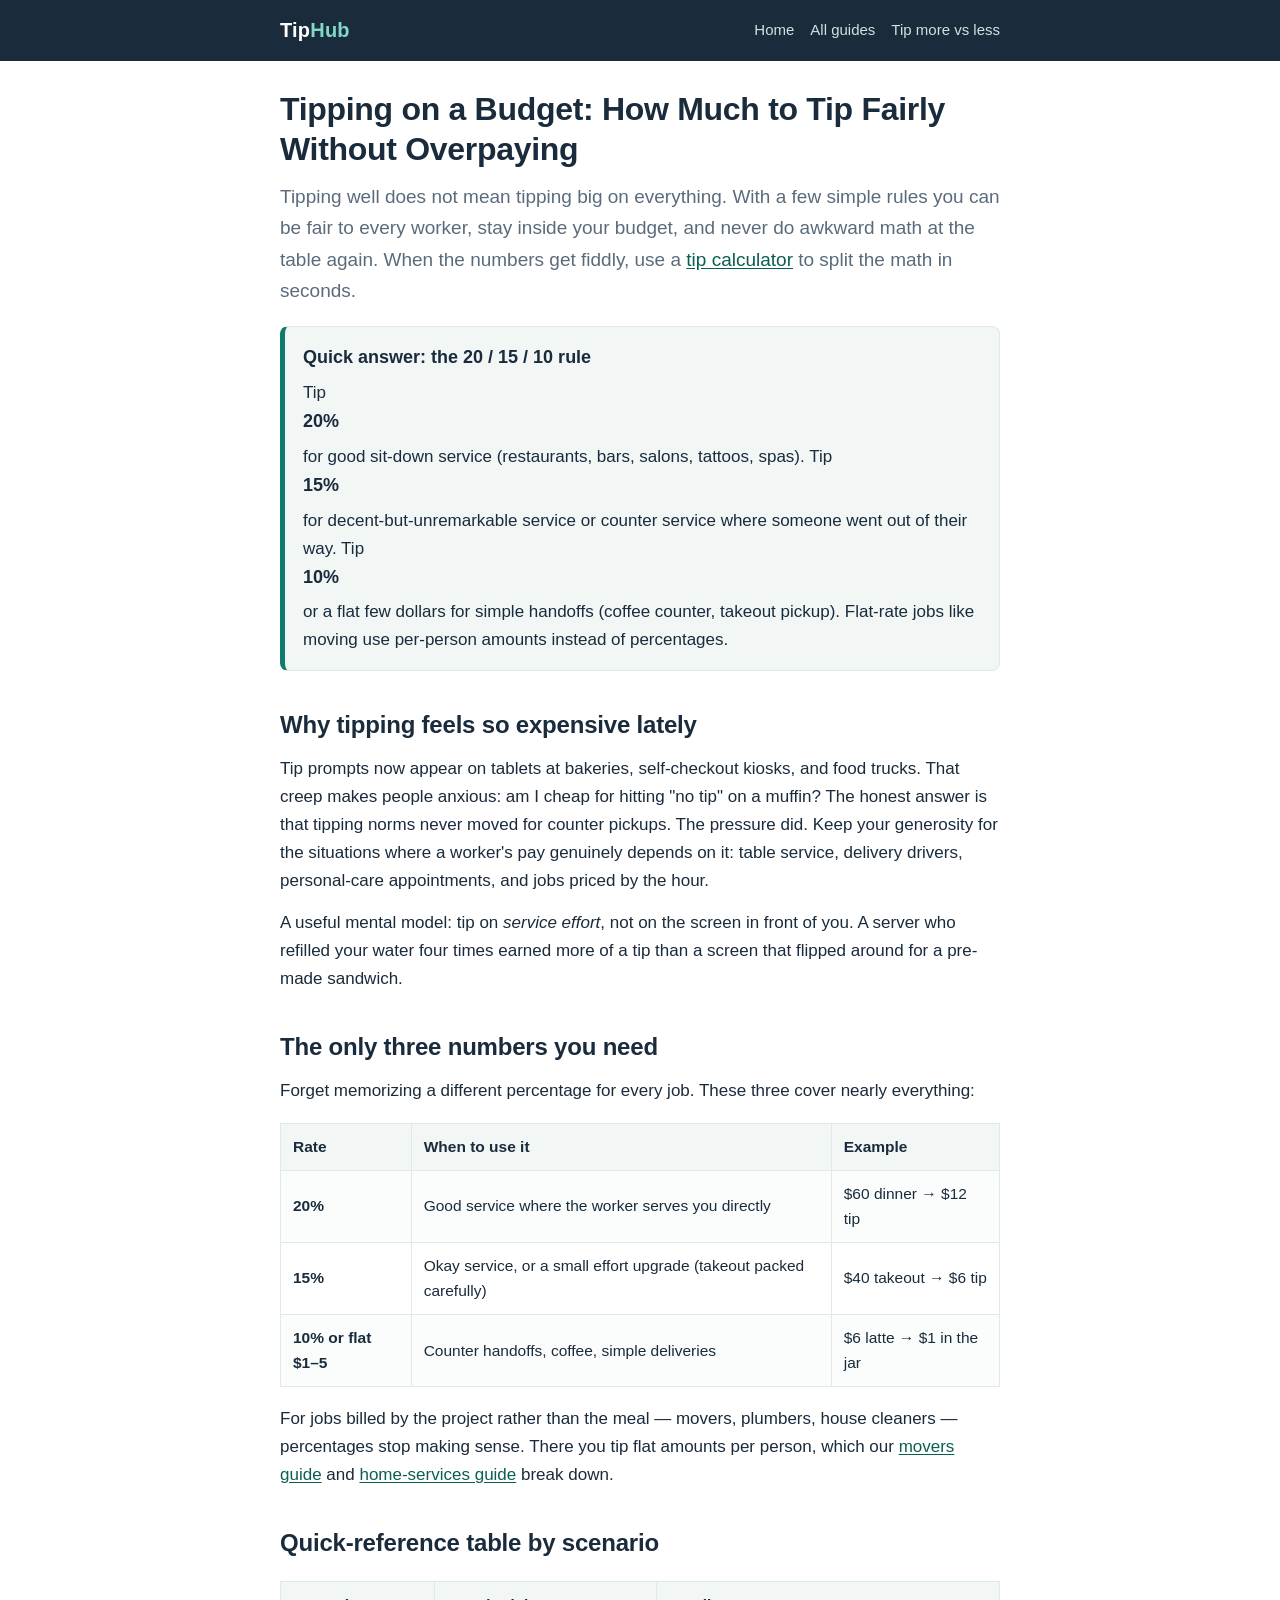
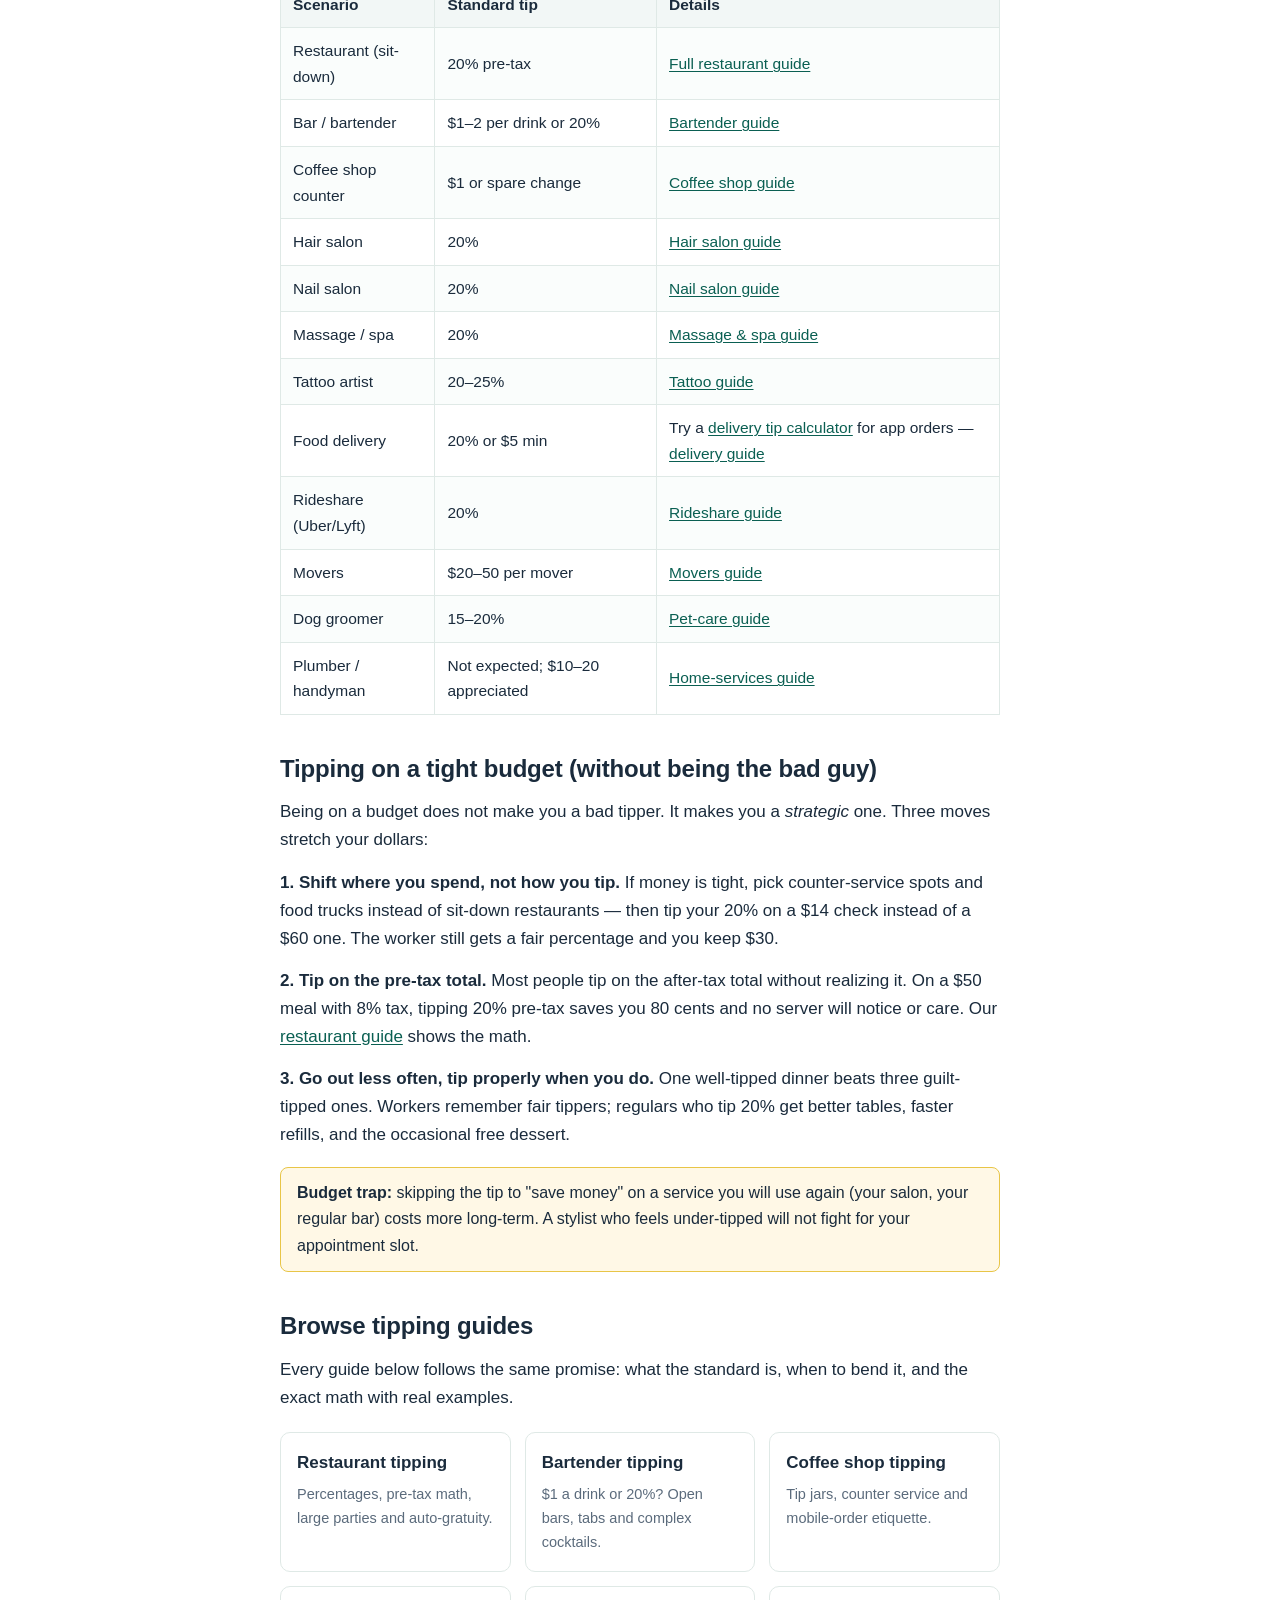
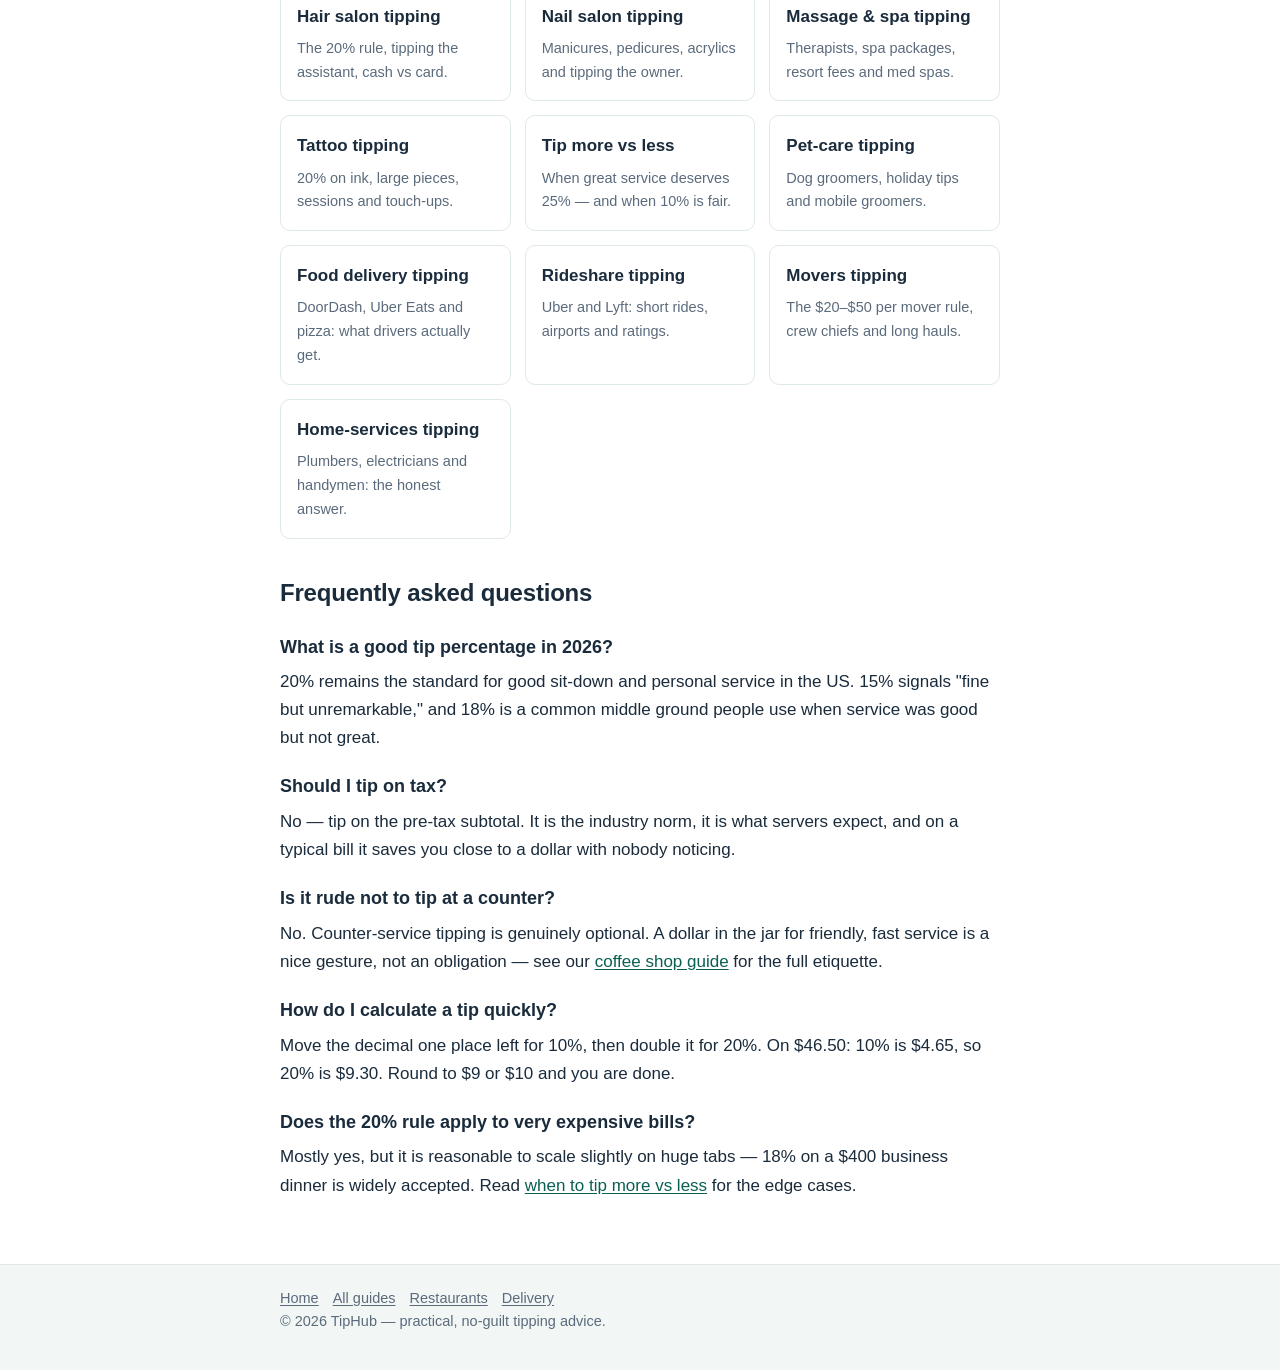
<file: index.html>
<!DOCTYPE html>
<html lang="en">
<head>
<meta charset="utf-8">
<meta name="viewport" content="width=device-width, initial-scale=1">
<title>Tipping on a Budget: How Much to Tip Fairly</title>
<meta name="description" content="Learn how much to tip in every situation without overpaying. Simple percentage rules, a quick-reference table, and budget-friendly tipping strategies.">
<link rel="canonical" href="https://tip-hub-chi.vercel.app/">
<link rel="stylesheet" href="style.css">
</head>
<body>
<header class="site-header"><div class="wrap">
<a class="brand" href="index.html">Tip<span>Hub</span></a>
<nav class="site-nav"><a href="index.html">Home</a><a href="index.html#guides">All guides</a><a href="guide-2.html">Tip more vs less</a></nav>
</div></header>
<main><div class="wrap"><article>
<h1>Tipping on a Budget: How Much to Tip Fairly Without Overpaying</h1>
<p class="lede">Tipping well does not mean tipping big on everything. With a few simple rules you can be fair to every worker, stay inside your budget, and never do awkward math at the table again. When the numbers get fiddly, use a <a href="https://tipcalculatorpro.com/">tip calculator</a> to split the math in seconds.</p>

<div class="quick-answer">
<strong>Quick answer: the 20 / 15 / 10 rule</strong>
Tip <strong>20%</strong> for good sit-down service (restaurants, bars, salons, tattoos, spas). Tip <strong>15%</strong> for decent-but-unremarkable service or counter service where someone went out of their way. Tip <strong>10%</strong> or a flat few dollars for simple handoffs (coffee counter, takeout pickup). Flat-rate jobs like moving use per-person amounts instead of percentages.
</div>

<h2>Why tipping feels so expensive lately</h2>
<p>Tip prompts now appear on tablets at bakeries, self-checkout kiosks, and food trucks. That creep makes people anxious: am I cheap for hitting "no tip" on a muffin? The honest answer is that tipping norms never moved for counter pickups. The pressure did. Keep your generosity for the situations where a worker's pay genuinely depends on it: table service, delivery drivers, personal-care appointments, and jobs priced by the hour.</p>
<p>A useful mental model: tip on <em>service effort</em>, not on the screen in front of you. A server who refilled your water four times earned more of a tip than a screen that flipped around for a pre-made sandwich.</p>

<h2>The only three numbers you need</h2>
<p>Forget memorizing a different percentage for every job. These three cover nearly everything:</p>
<table>
<tr><th>Rate</th><th>When to use it</th><th>Example</th></tr>
<tr><td><strong>20%</strong></td><td>Good service where the worker serves you directly</td><td>$60 dinner → $12 tip</td></tr>
<tr><td><strong>15%</strong></td><td>Okay service, or a small effort upgrade (takeout packed carefully)</td><td>$40 takeout → $6 tip</td></tr>
<tr><td><strong>10% or flat $1–5</strong></td><td>Counter handoffs, coffee, simple deliveries</td><td>$6 latte → $1 in the jar</td></tr>
</table>
<p>For jobs billed by the project rather than the meal — movers, plumbers, house cleaners — percentages stop making sense. There you tip flat amounts per person, which our <a href="movers-tipping.html">movers guide</a> and <a href="home-services-tipping.html">home-services guide</a> break down.</p>

<h2>Quick-reference table by scenario</h2>
<table>
<tr><th>Scenario</th><th>Standard tip</th><th>Details</th></tr>
<tr><td>Restaurant (sit-down)</td><td>20% pre-tax</td><td><a href="restaurant-tipping-guide.html">Full restaurant guide</a></td></tr>
<tr><td>Bar / bartender</td><td>$1–2 per drink or 20%</td><td><a href="bartender-tipping-guide.html">Bartender guide</a></td></tr>
<tr><td>Coffee shop counter</td><td>$1 or spare change</td><td><a href="guide-3.html">Coffee shop guide</a></td></tr>
<tr><td>Hair salon</td><td>20%</td><td><a href="hair-salon-tipping.html">Hair salon guide</a></td></tr>
<tr><td>Nail salon</td><td>20%</td><td><a href="nail-salon-tipping.html">Nail salon guide</a></td></tr>
<tr><td>Massage / spa</td><td>20%</td><td><a href="massage-spa-tipping.html">Massage &amp; spa guide</a></td></tr>
<tr><td>Tattoo artist</td><td>20–25%</td><td><a href="tattoo-tipping.html">Tattoo guide</a></td></tr>
<tr><td>Food delivery</td><td>20% or $5 min</td><td>Try a <a href="https://tipcalculatorpro.com/delivery-tip-calculator/">delivery tip calculator</a> for app orders — <a href="food-delivery-tipping.html">delivery guide</a></td></tr>
<tr><td>Rideshare (Uber/Lyft)</td><td>20%</td><td><a href="rideshare-tipping.html">Rideshare guide</a></td></tr>
<tr><td>Movers</td><td>$20–50 per mover</td><td><a href="movers-tipping.html">Movers guide</a></td></tr>
<tr><td>Dog groomer</td><td>15–20%</td><td><a href="pet-care-tipping.html">Pet-care guide</a></td></tr>
<tr><td>Plumber / handyman</td><td>Not expected; $10–20 appreciated</td><td><a href="home-services-tipping.html">Home-services guide</a></td></tr>
</table>

<h2>Tipping on a tight budget (without being the bad guy)</h2>
<p>Being on a budget does not make you a bad tipper. It makes you a <em>strategic</em> one. Three moves stretch your dollars:</p>
<p><strong>1. Shift where you spend, not how you tip.</strong> If money is tight, pick counter-service spots and food trucks instead of sit-down restaurants — then tip your 20% on a $14 check instead of a $60 one. The worker still gets a fair percentage and you keep $30.</p>
<p><strong>2. Tip on the pre-tax total.</strong> Most people tip on the after-tax total without realizing it. On a $50 meal with 8% tax, tipping 20% pre-tax saves you 80 cents and no server will notice or care. Our <a href="restaurant-tipping-guide.html">restaurant guide</a> shows the math.</p>
<p><strong>3. Go out less often, tip properly when you do.</strong> One well-tipped dinner beats three guilt-tipped ones. Workers remember fair tippers; regulars who tip 20% get better tables, faster refills, and the occasional free dessert.</p>
<div class="warn"><strong>Budget trap:</strong> skipping the tip to "save money" on a service you will use again (your salon, your regular bar) costs more long-term. A stylist who feels under-tipped will not fight for your appointment slot.</div>

<h2 id="guides">Browse tipping guides</h2>
<p>Every guide below follows the same promise: what the standard is, when to bend it, and the exact math with real examples.</p>
<div class="cards">
<div class="card"><h3><a href="restaurant-tipping-guide.html">Restaurant tipping</a></h3><p>Percentages, pre-tax math, large parties and auto-gratuity.</p></div>
<div class="card"><h3><a href="bartender-tipping-guide.html">Bartender tipping</a></h3><p>$1 a drink or 20%? Open bars, tabs and complex cocktails.</p></div>
<div class="card"><h3><a href="guide-3.html">Coffee shop tipping</a></h3><p>Tip jars, counter service and mobile-order etiquette.</p></div>
<div class="card"><h3><a href="hair-salon-tipping.html">Hair salon tipping</a></h3><p>The 20% rule, tipping the assistant, cash vs card.</p></div>
<div class="card"><h3><a href="nail-salon-tipping.html">Nail salon tipping</a></h3><p>Manicures, pedicures, acrylics and tipping the owner.</p></div>
<div class="card"><h3><a href="massage-spa-tipping.html">Massage &amp; spa tipping</a></h3><p>Therapists, spa packages, resort fees and med spas.</p></div>
<div class="card"><h3><a href="tattoo-tipping.html">Tattoo tipping</a></h3><p>20% on ink, large pieces, sessions and touch-ups.</p></div>
<div class="card"><h3><a href="guide-2.html">Tip more vs less</a></h3><p>When great service deserves 25% — and when 10% is fair.</p></div>
<div class="card"><h3><a href="pet-care-tipping.html">Pet-care tipping</a></h3><p>Dog groomers, holiday tips and mobile groomers.</p></div>
<div class="card"><h3><a href="food-delivery-tipping.html">Food delivery tipping</a></h3><p>DoorDash, Uber Eats and pizza: what drivers actually get.</p></div>
<div class="card"><h3><a href="rideshare-tipping.html">Rideshare tipping</a></h3><p>Uber and Lyft: short rides, airports and ratings.</p></div>
<div class="card"><h3><a href="movers-tipping.html">Movers tipping</a></h3><p>The $20–$50 per mover rule, crew chiefs and long hauls.</p></div>
<div class="card"><h3><a href="home-services-tipping.html">Home-services tipping</a></h3><p>Plumbers, electricians and handymen: the honest answer.</p></div>
</div>

<section class="faq">
<h2>Frequently asked questions</h2>
<h3>What is a good tip percentage in 2026?</h3>
<p>20% remains the standard for good sit-down and personal service in the US. 15% signals "fine but unremarkable," and 18% is a common middle ground people use when service was good but not great.</p>
<h3>Should I tip on tax?</h3>
<p>No — tip on the pre-tax subtotal. It is the industry norm, it is what servers expect, and on a typical bill it saves you close to a dollar with nobody noticing.</p>
<h3>Is it rude not to tip at a counter?</h3>
<p>No. Counter-service tipping is genuinely optional. A dollar in the jar for friendly, fast service is a nice gesture, not an obligation — see our <a href="guide-3.html">coffee shop guide</a> for the full etiquette.</p>
<h3>How do I calculate a tip quickly?</h3>
<p>Move the decimal one place left for 10%, then double it for 20%. On $46.50: 10% is $4.65, so 20% is $9.30. Round to $9 or $10 and you are done.</p>
<h3>Does the 20% rule apply to very expensive bills?</h3>
<p>Mostly yes, but it is reasonable to scale slightly on huge tabs — 18% on a $400 business dinner is widely accepted. Read <a href="guide-2.html">when to tip more vs less</a> for the edge cases.</p>
</section>
</article></div></main>
<footer class="site-footer"><div class="wrap">
<nav><a href="index.html">Home</a><a href="index.html#guides">All guides</a><a href="restaurant-tipping-guide.html">Restaurants</a><a href="food-delivery-tipping.html">Delivery</a></nav>
<p>© 2026 TipHub — practical, no-guilt tipping advice.</p>
</div></footer>
</body>
</html>
</file>
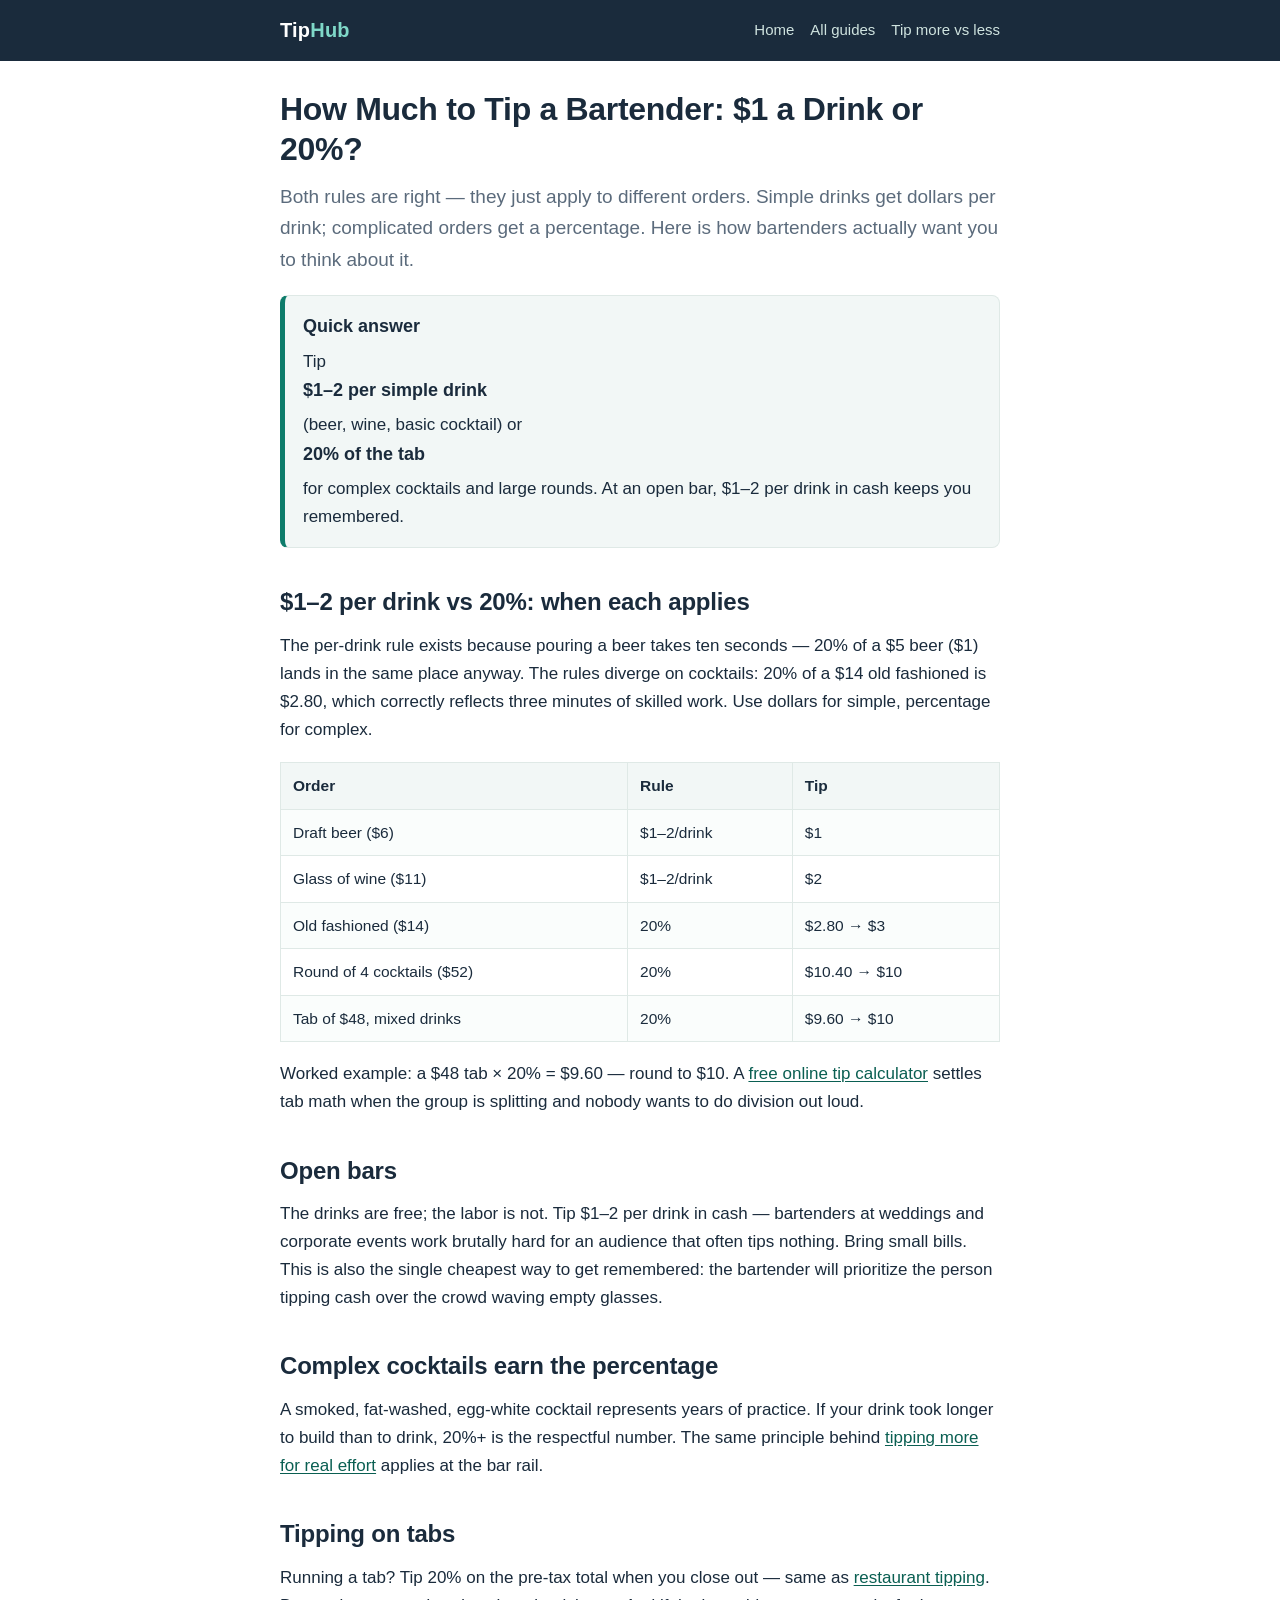
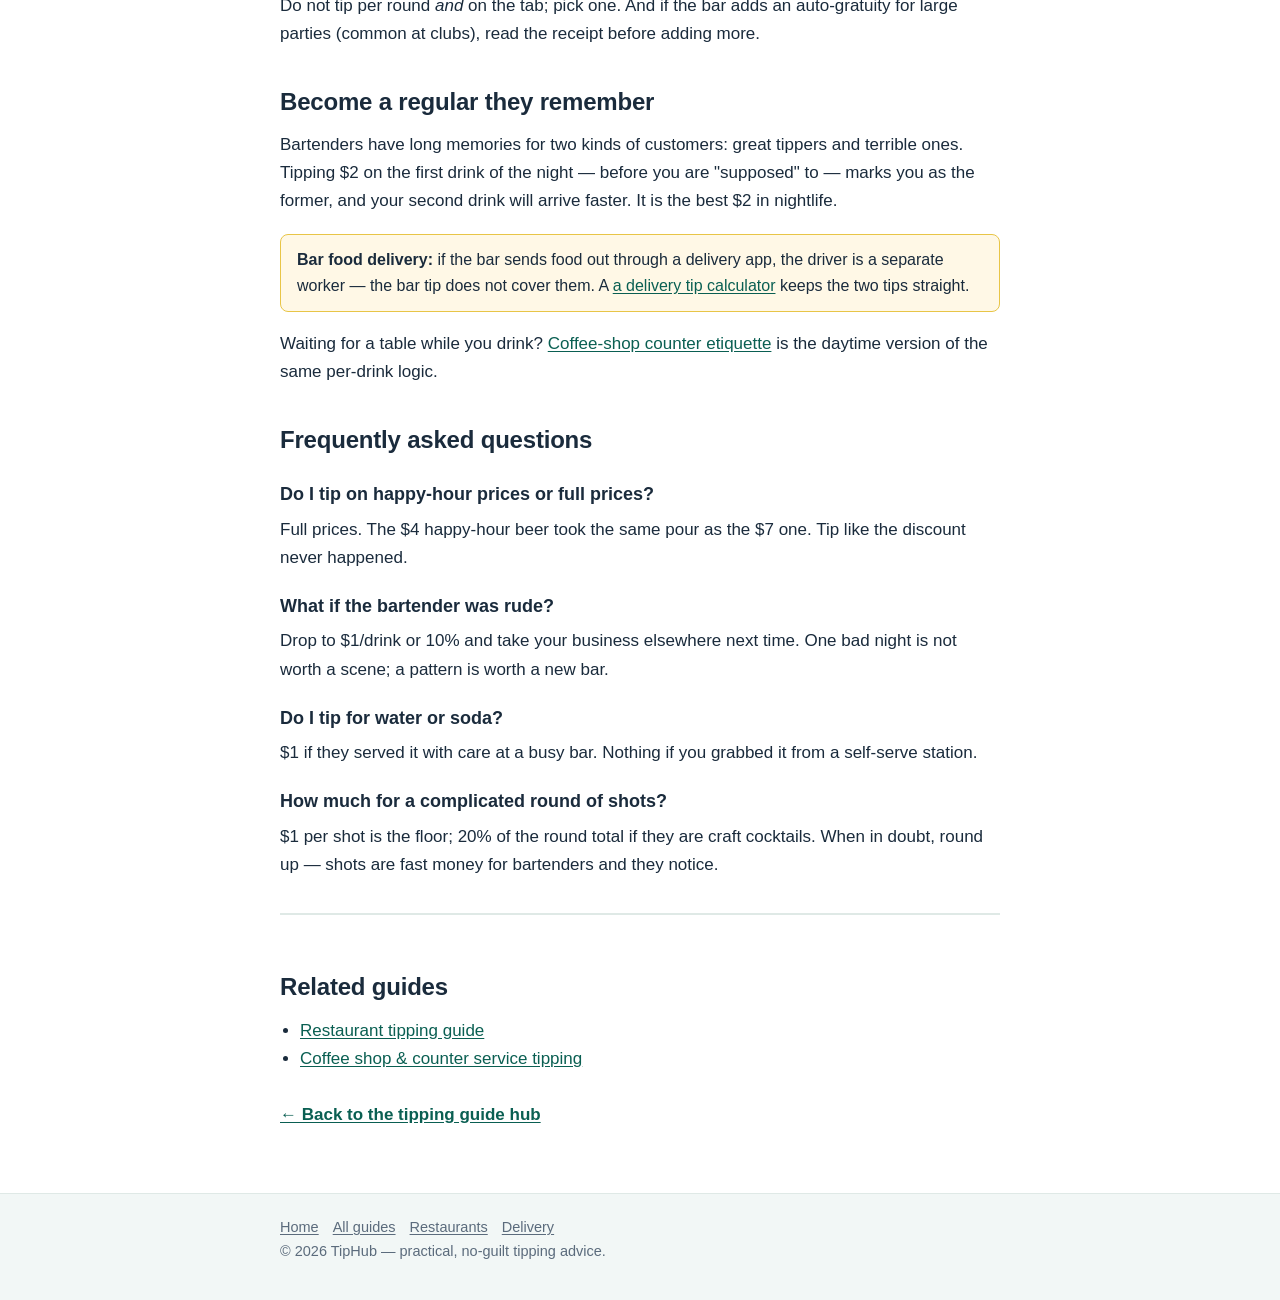
<file: bartender-tipping-guide.html>
<!DOCTYPE html>
<html lang="en">
<head>
<meta charset="utf-8">
<meta name="viewport" content="width=device-width, initial-scale=1">
<title>How Much to Tip a Bartender: $1 or 20%?</title>
<meta name="description" content="Bartender tipping made simple: $1–2 per drink vs 20%, open bars, complex cocktails, large tabs, and how to become a regular they remember for life.">
<link rel="canonical" href="https://tip-hub-chi.vercel.app/bartender-tipping-guide.html">
<link rel="stylesheet" href="style.css">
</head>
<body>
<header class="site-header"><div class="wrap">
<a class="brand" href="index.html">Tip<span>Hub</span></a>
<nav class="site-nav"><a href="index.html">Home</a><a href="index.html#guides">All guides</a><a href="guide-2.html">Tip more vs less</a></nav>
</div></header>
<main><div class="wrap"><article>
<h1>How Much to Tip a Bartender: $1 a Drink or 20%?</h1>
<p class="lede">Both rules are right — they just apply to different orders. Simple drinks get dollars per drink; complicated orders get a percentage. Here is how bartenders actually want you to think about it.</p>

<div class="quick-answer">
<strong>Quick answer</strong>
Tip <strong>$1–2 per simple drink</strong> (beer, wine, basic cocktail) or <strong>20% of the tab</strong> for complex cocktails and large rounds. At an open bar, $1–2 per drink in cash keeps you remembered.
</div>

<h2>$1–2 per drink vs 20%: when each applies</h2>
<p>The per-drink rule exists because pouring a beer takes ten seconds — 20% of a $5 beer ($1) lands in the same place anyway. The rules diverge on cocktails: 20% of a $14 old fashioned is $2.80, which correctly reflects three minutes of skilled work. Use dollars for simple, percentage for complex.</p>
<table>
<tr><th>Order</th><th>Rule</th><th>Tip</th></tr>
<tr><td>Draft beer ($6)</td><td>$1–2/drink</td><td>$1</td></tr>
<tr><td>Glass of wine ($11)</td><td>$1–2/drink</td><td>$2</td></tr>
<tr><td>Old fashioned ($14)</td><td>20%</td><td>$2.80 → $3</td></tr>
<tr><td>Round of 4 cocktails ($52)</td><td>20%</td><td>$10.40 → $10</td></tr>
<tr><td>Tab of $48, mixed drinks</td><td>20%</td><td>$9.60 → $10</td></tr>
</table>
<p>Worked example: a $48 tab × 20% = $9.60 — round to $10. A <a href="https://tipcalculatorpro.com/">free online tip calculator</a> settles tab math when the group is splitting and nobody wants to do division out loud.</p>

<h2>Open bars</h2>
<p>The drinks are free; the labor is not. Tip $1–2 per drink in cash — bartenders at weddings and corporate events work brutally hard for an audience that often tips nothing. Bring small bills. This is also the single cheapest way to get remembered: the bartender will prioritize the person tipping cash over the crowd waving empty glasses.</p>

<h2>Complex cocktails earn the percentage</h2>
<p>A smoked, fat-washed, egg-white cocktail represents years of practice. If your drink took longer to build than to drink, 20%+ is the respectful number. The same principle behind <a href="guide-2.html">tipping more for real effort</a> applies at the bar rail.</p>

<h2>Tipping on tabs</h2>
<p>Running a tab? Tip 20% on the pre-tax total when you close out — same as <a href="restaurant-tipping-guide.html">restaurant tipping</a>. Do not tip per round <em>and</em> on the tab; pick one. And if the bar adds an auto-gratuity for large parties (common at clubs), read the receipt before adding more.</p>

<h2>Become a regular they remember</h2>
<p>Bartenders have long memories for two kinds of customers: great tippers and terrible ones. Tipping $2 on the first drink of the night — before you are "supposed" to — marks you as the former, and your second drink will arrive faster. It is the best $2 in nightlife.</p>
<div class="warn"><strong>Bar food delivery:</strong> if the bar sends food out through a delivery app, the driver is a separate worker — the bar tip does not cover them. A <a href="https://tipcalculatorpro.com/delivery-tip-calculator/">a delivery tip calculator</a> keeps the two tips straight.</div>
<p>Waiting for a table while you drink? <a href="guide-3.html">Coffee-shop counter etiquette</a> is the daytime version of the same per-drink logic.</p>

<section class="faq">
<h2>Frequently asked questions</h2>
<h3>Do I tip on happy-hour prices or full prices?</h3>
<p>Full prices. The $4 happy-hour beer took the same pour as the $7 one. Tip like the discount never happened.</p>
<h3>What if the bartender was rude?</h3>
<p>Drop to $1/drink or 10% and take your business elsewhere next time. One bad night is not worth a scene; a pattern is worth a new bar.</p>
<h3>Do I tip for water or soda?</h3>
<p>$1 if they served it with care at a busy bar. Nothing if you grabbed it from a self-serve station.</p>
<h3>How much for a complicated round of shots?</h3>
<p>$1 per shot is the floor; 20% of the round total if they are craft cocktails. When in doubt, round up — shots are fast money for bartenders and they notice.</p>
</section>

<div class="related">
<h2>Related guides</h2>
<ul>
<li><a href="restaurant-tipping-guide.html">Restaurant tipping guide</a></li>
<li><a href="guide-3.html">Coffee shop &amp; counter service tipping</a></li>
</ul>
<p class="back-hub"><a href="index.html">← Back to the tipping guide hub</a></p>
</div>
</article></div></main>
<footer class="site-footer"><div class="wrap">
<nav><a href="index.html">Home</a><a href="index.html#guides">All guides</a><a href="restaurant-tipping-guide.html">Restaurants</a><a href="food-delivery-tipping.html">Delivery</a></nav>
<p>© 2026 TipHub — practical, no-guilt tipping advice.</p>
</div></footer>
</body>
</html>
</file>
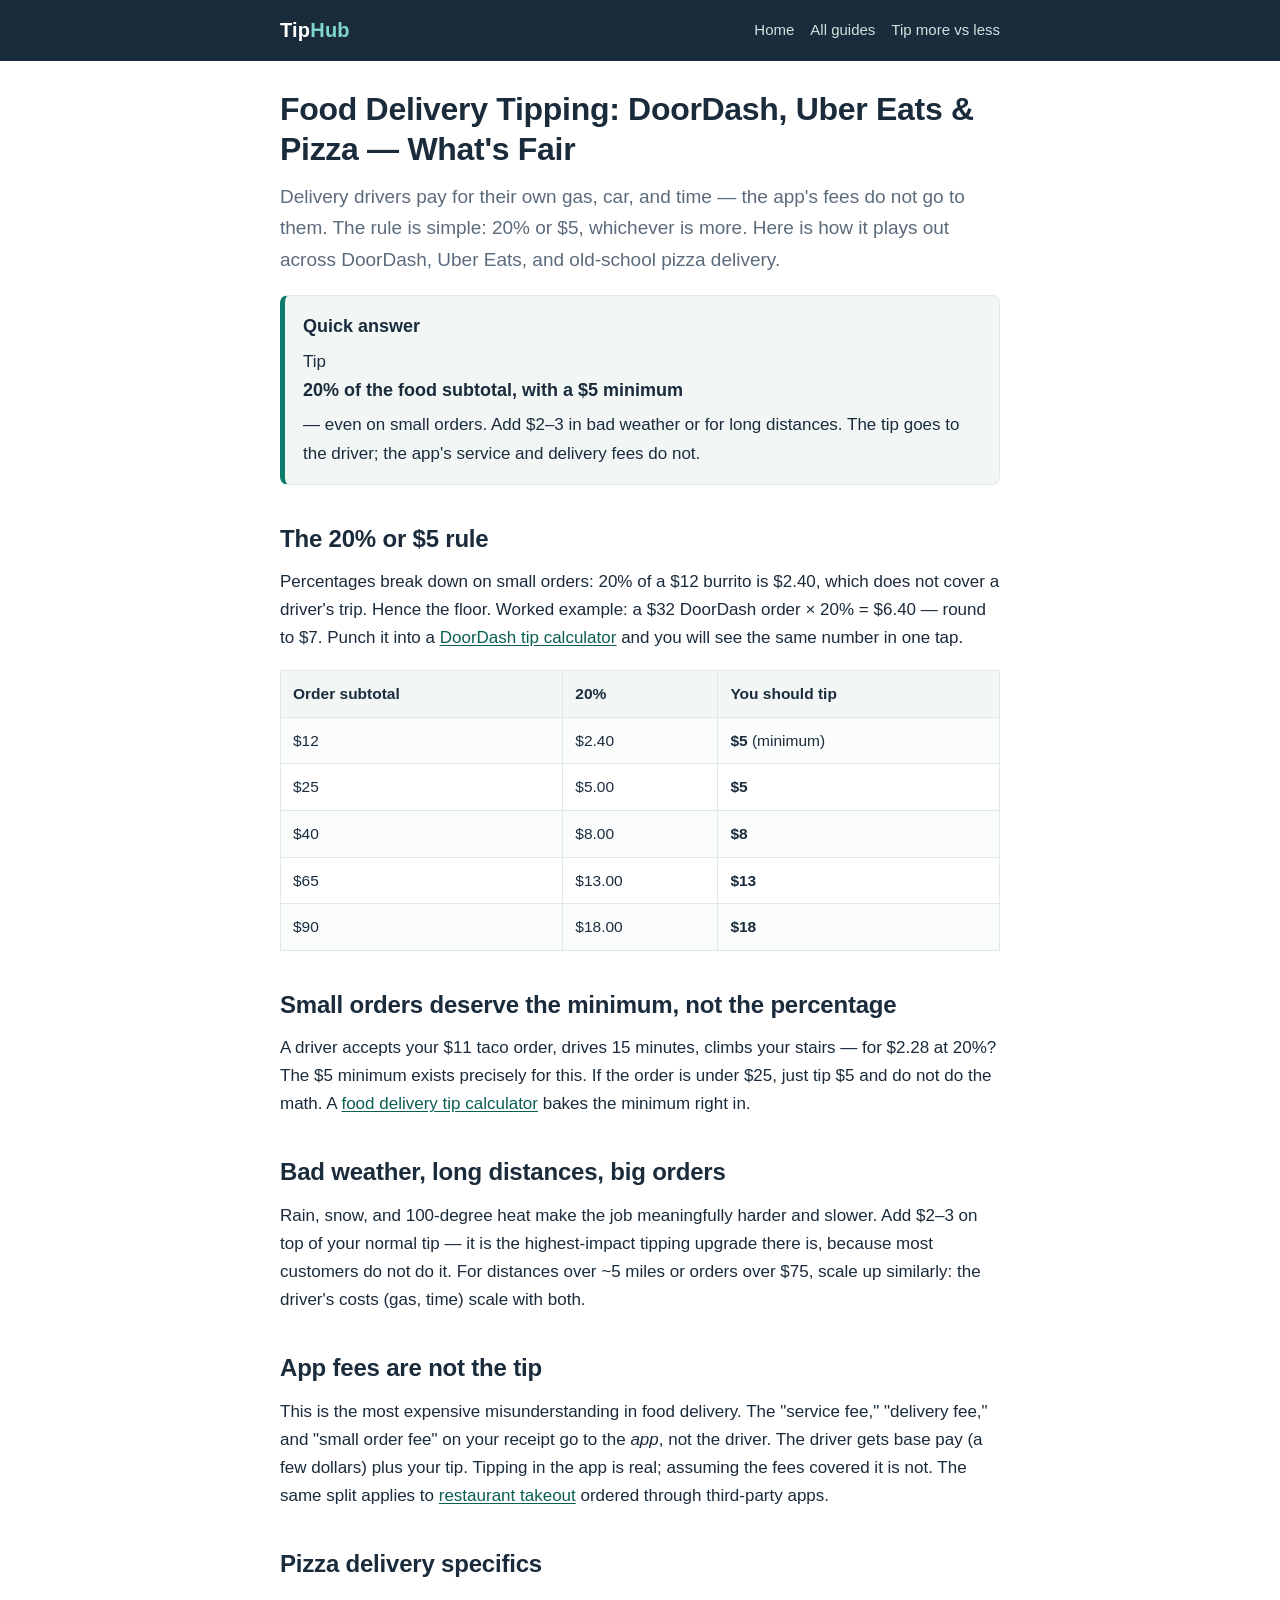
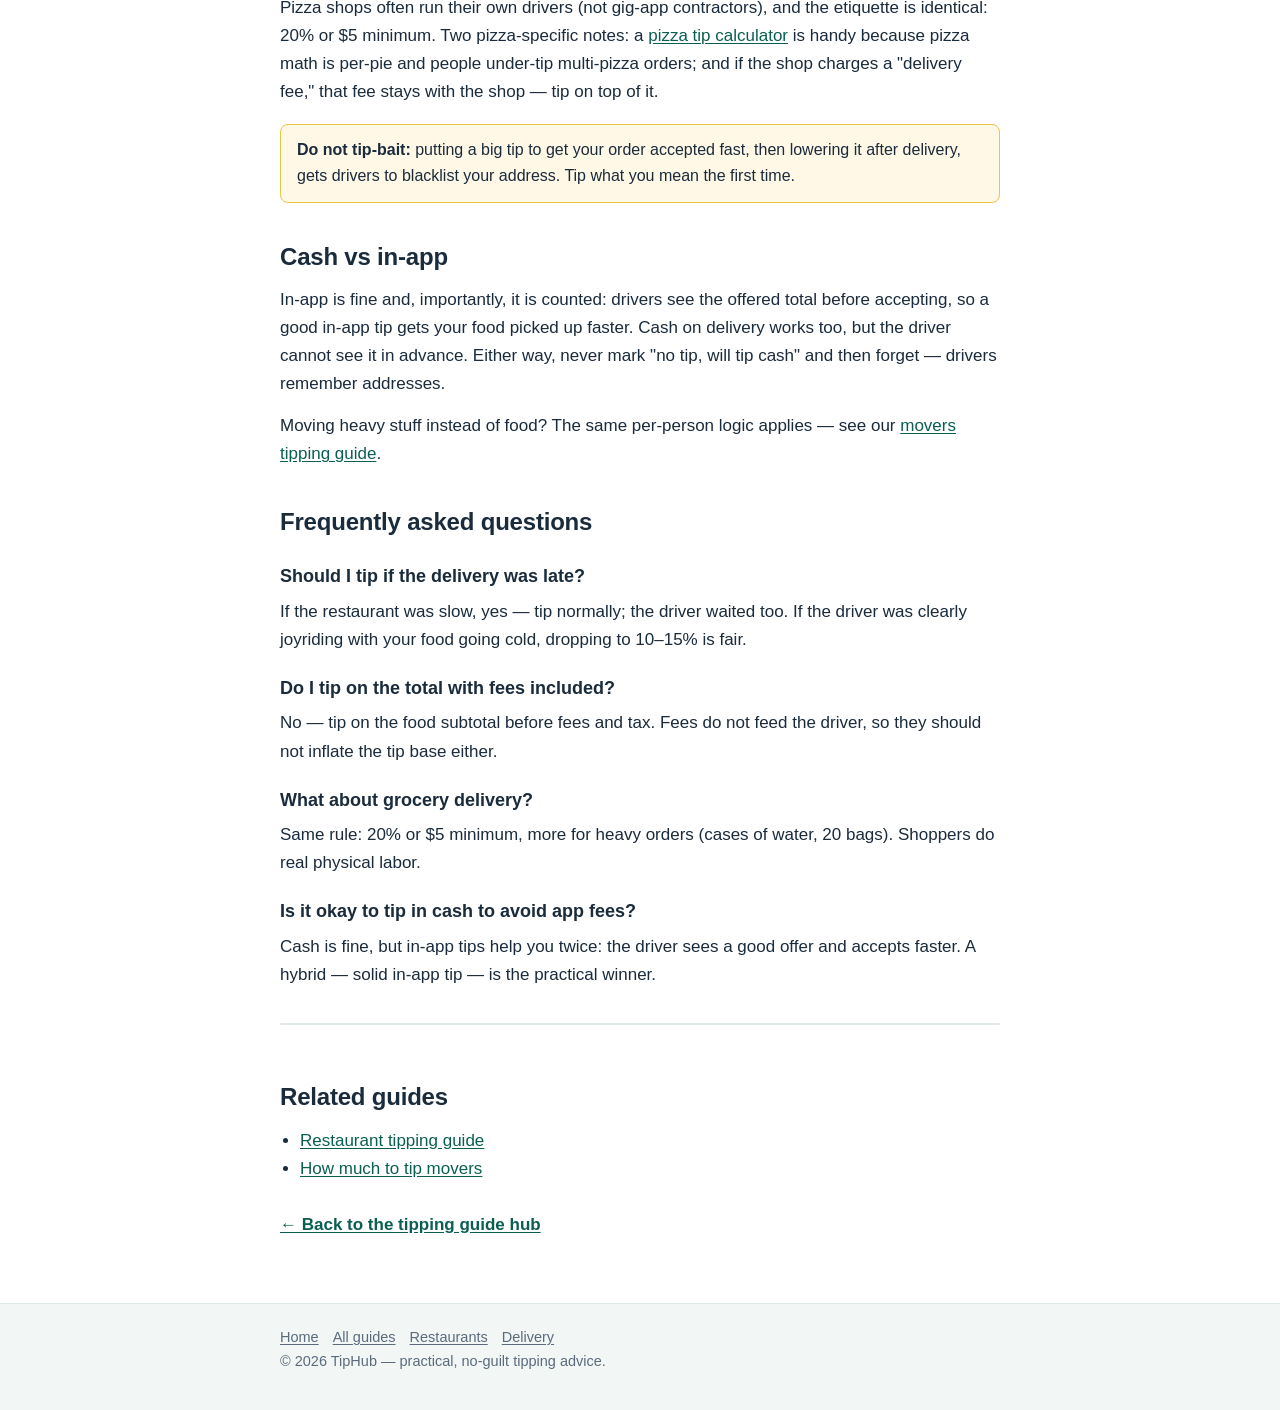
<file: food-delivery-tipping.html>
<!DOCTYPE html>
<html lang="en">
<head>
<meta charset="utf-8">
<meta name="viewport" content="width=device-width, initial-scale=1">
<title>Food Delivery Tipping: What's Fair in 2026</title>
<meta name="description" content="How much to tip food delivery drivers: the 20% or $5 minimum rule, small orders, bad weather tipping, app fees vs driver pay, and pizza specifics.">
<link rel="canonical" href="https://tip-hub-chi.vercel.app/food-delivery-tipping.html">
<link rel="stylesheet" href="style.css">
</head>
<body>
<header class="site-header"><div class="wrap">
<a class="brand" href="index.html">Tip<span>Hub</span></a>
<nav class="site-nav"><a href="index.html">Home</a><a href="index.html#guides">All guides</a><a href="guide-2.html">Tip more vs less</a></nav>
</div></header>
<main><div class="wrap"><article>
<h1>Food Delivery Tipping: DoorDash, Uber Eats &amp; Pizza — What's Fair</h1>
<p class="lede">Delivery drivers pay for their own gas, car, and time — the app's fees do not go to them. The rule is simple: 20% or $5, whichever is more. Here is how it plays out across DoorDash, Uber Eats, and old-school pizza delivery.</p>

<div class="quick-answer">
<strong>Quick answer</strong>
Tip <strong>20% of the food subtotal, with a $5 minimum</strong> — even on small orders. Add $2–3 in bad weather or for long distances. The tip goes to the driver; the app's service and delivery fees do not.
</div>

<h2>The 20% or $5 rule</h2>
<p>Percentages break down on small orders: 20% of a $12 burrito is $2.40, which does not cover a driver's trip. Hence the floor. Worked example: a $32 DoorDash order × 20% = $6.40 — round to $7. Punch it into a <a href="https://tipcalculatorpro.com/doordash-tip-calculator/">DoorDash tip calculator</a> and you will see the same number in one tap.</p>
<table>
<tr><th>Order subtotal</th><th>20%</th><th>You should tip</th></tr>
<tr><td>$12</td><td>$2.40</td><td><strong>$5</strong> (minimum)</td></tr>
<tr><td>$25</td><td>$5.00</td><td><strong>$5</strong></td></tr>
<tr><td>$40</td><td>$8.00</td><td><strong>$8</strong></td></tr>
<tr><td>$65</td><td>$13.00</td><td><strong>$13</strong></td></tr>
<tr><td>$90</td><td>$18.00</td><td><strong>$18</strong></td></tr>
</table>

<h2>Small orders deserve the minimum, not the percentage</h2>
<p>A driver accepts your $11 taco order, drives 15 minutes, climbs your stairs — for $2.28 at 20%? The $5 minimum exists precisely for this. If the order is under $25, just tip $5 and do not do the math. A <a href="https://tipcalculatorpro.com/delivery-tip-calculator/">food delivery tip calculator</a> bakes the minimum right in.</p>

<h2>Bad weather, long distances, big orders</h2>
<p>Rain, snow, and 100-degree heat make the job meaningfully harder and slower. Add $2–3 on top of your normal tip — it is the highest-impact tipping upgrade there is, because most customers do not do it. For distances over ~5 miles or orders over $75, scale up similarly: the driver's costs (gas, time) scale with both.</p>

<h2>App fees are not the tip</h2>
<p>This is the most expensive misunderstanding in food delivery. The "service fee," "delivery fee," and "small order fee" on your receipt go to the <em>app</em>, not the driver. The driver gets base pay (a few dollars) plus your tip. Tipping in the app is real; assuming the fees covered it is not. The same split applies to <a href="restaurant-tipping-guide.html">restaurant takeout</a> ordered through third-party apps.</p>

<h2>Pizza delivery specifics</h2>
<p>Pizza shops often run their own drivers (not gig-app contractors), and the etiquette is identical: 20% or $5 minimum. Two pizza-specific notes: a <a href="https://tipcalculatorpro.com/pizza-delivery-tip-calculator/">pizza tip calculator</a> is handy because pizza math is per-pie and people under-tip multi-pizza orders; and if the shop charges a "delivery fee," that fee stays with the shop — tip on top of it.</p>
<div class="warn"><strong>Do not tip-bait:</strong> putting a big tip to get your order accepted fast, then lowering it after delivery, gets drivers to blacklist your address. Tip what you mean the first time.</div>

<h2>Cash vs in-app</h2>
<p>In-app is fine and, importantly, it is counted: drivers see the offered total before accepting, so a good in-app tip gets your food picked up faster. Cash on delivery works too, but the driver cannot see it in advance. Either way, never mark "no tip, will tip cash" and then forget — drivers remember addresses.</p>
<p>Moving heavy stuff instead of food? The same per-person logic applies — see our <a href="movers-tipping.html">movers tipping guide</a>.</p>

<section class="faq">
<h2>Frequently asked questions</h2>
<h3>Should I tip if the delivery was late?</h3>
<p>If the restaurant was slow, yes — tip normally; the driver waited too. If the driver was clearly joyriding with your food going cold, dropping to 10–15% is fair.</p>
<h3>Do I tip on the total with fees included?</h3>
<p>No — tip on the food subtotal before fees and tax. Fees do not feed the driver, so they should not inflate the tip base either.</p>
<h3>What about grocery delivery?</h3>
<p>Same rule: 20% or $5 minimum, more for heavy orders (cases of water, 20 bags). Shoppers do real physical labor.</p>
<h3>Is it okay to tip in cash to avoid app fees?</h3>
<p>Cash is fine, but in-app tips help you twice: the driver sees a good offer and accepts faster. A hybrid — solid in-app tip — is the practical winner.</p>
</section>

<div class="related">
<h2>Related guides</h2>
<ul>
<li><a href="restaurant-tipping-guide.html">Restaurant tipping guide</a></li>
<li><a href="movers-tipping.html">How much to tip movers</a></li>
</ul>
<p class="back-hub"><a href="index.html">← Back to the tipping guide hub</a></p>
</div>
</article></div></main>
<footer class="site-footer"><div class="wrap">
<nav><a href="index.html">Home</a><a href="index.html#guides">All guides</a><a href="restaurant-tipping-guide.html">Restaurants</a><a href="food-delivery-tipping.html">Delivery</a></nav>
<p>© 2026 TipHub — practical, no-guilt tipping advice.</p>
</div></footer>
</body>
</html>
</file>
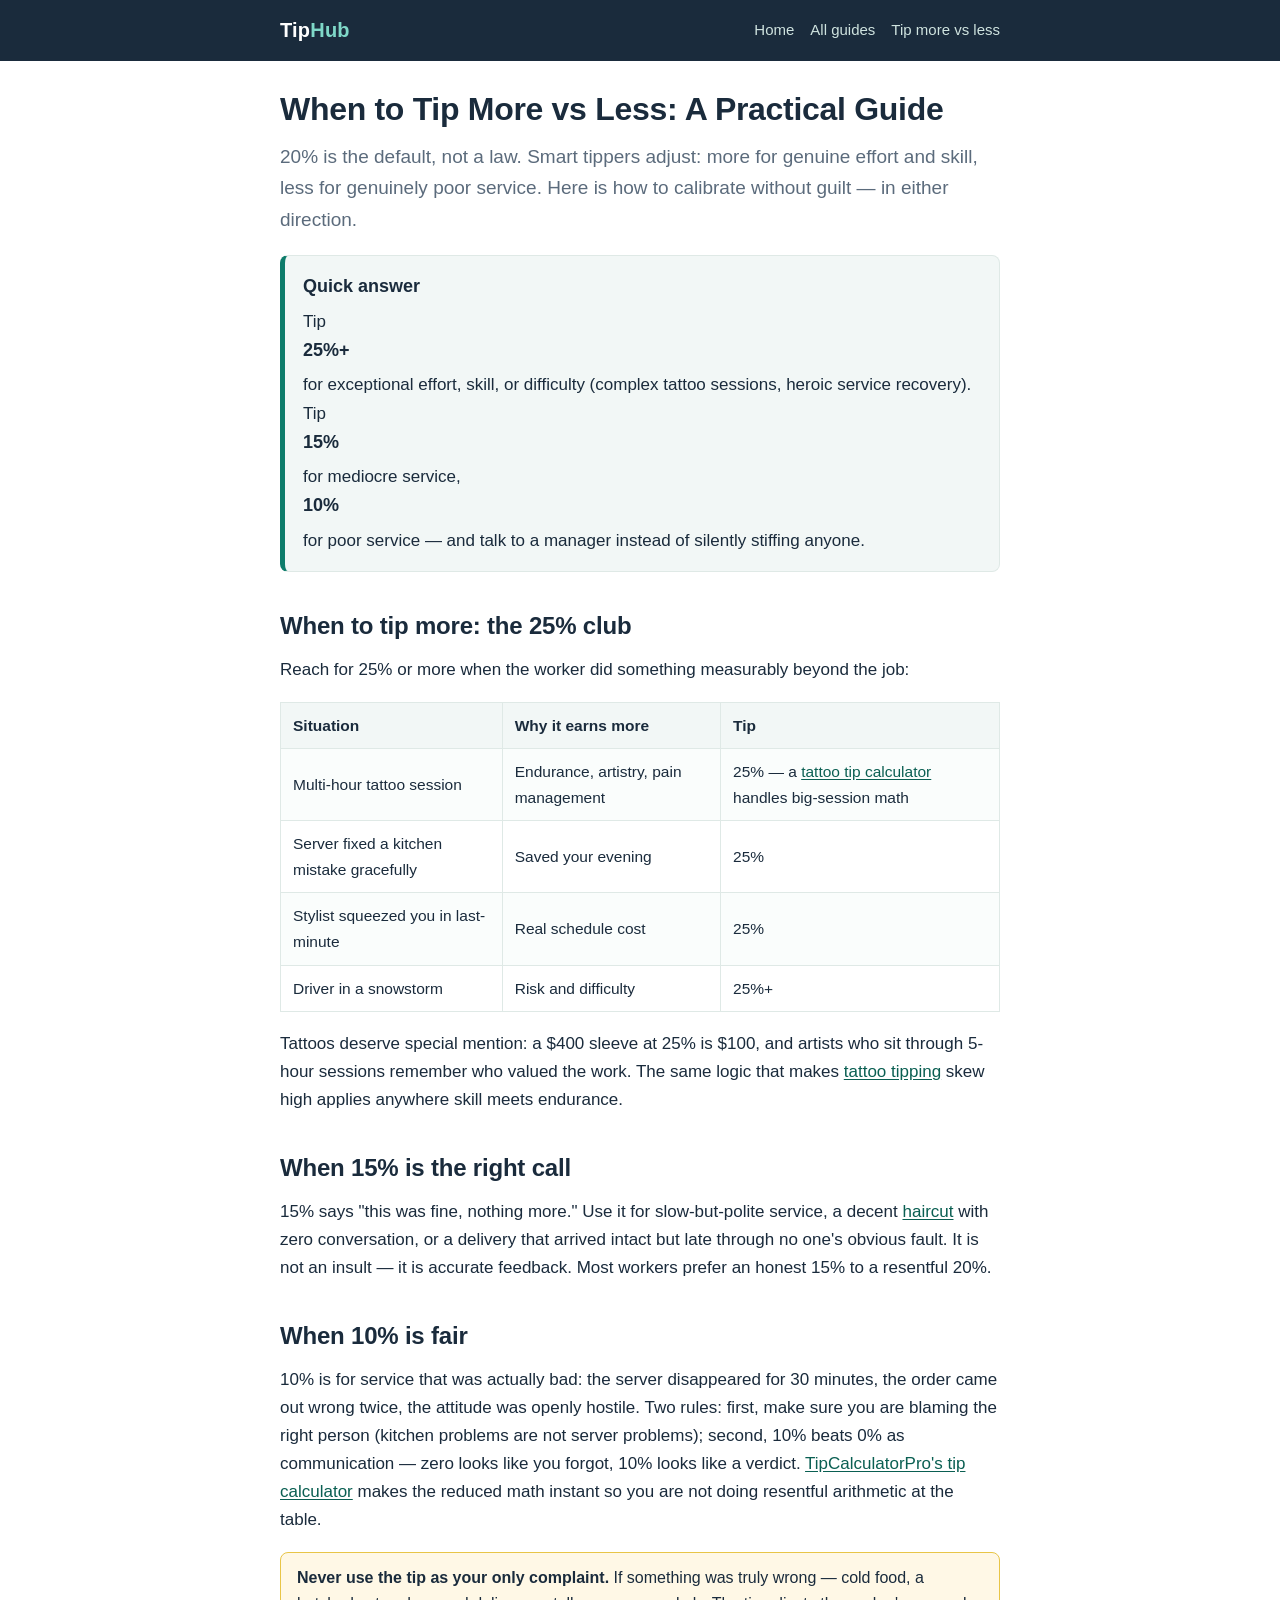
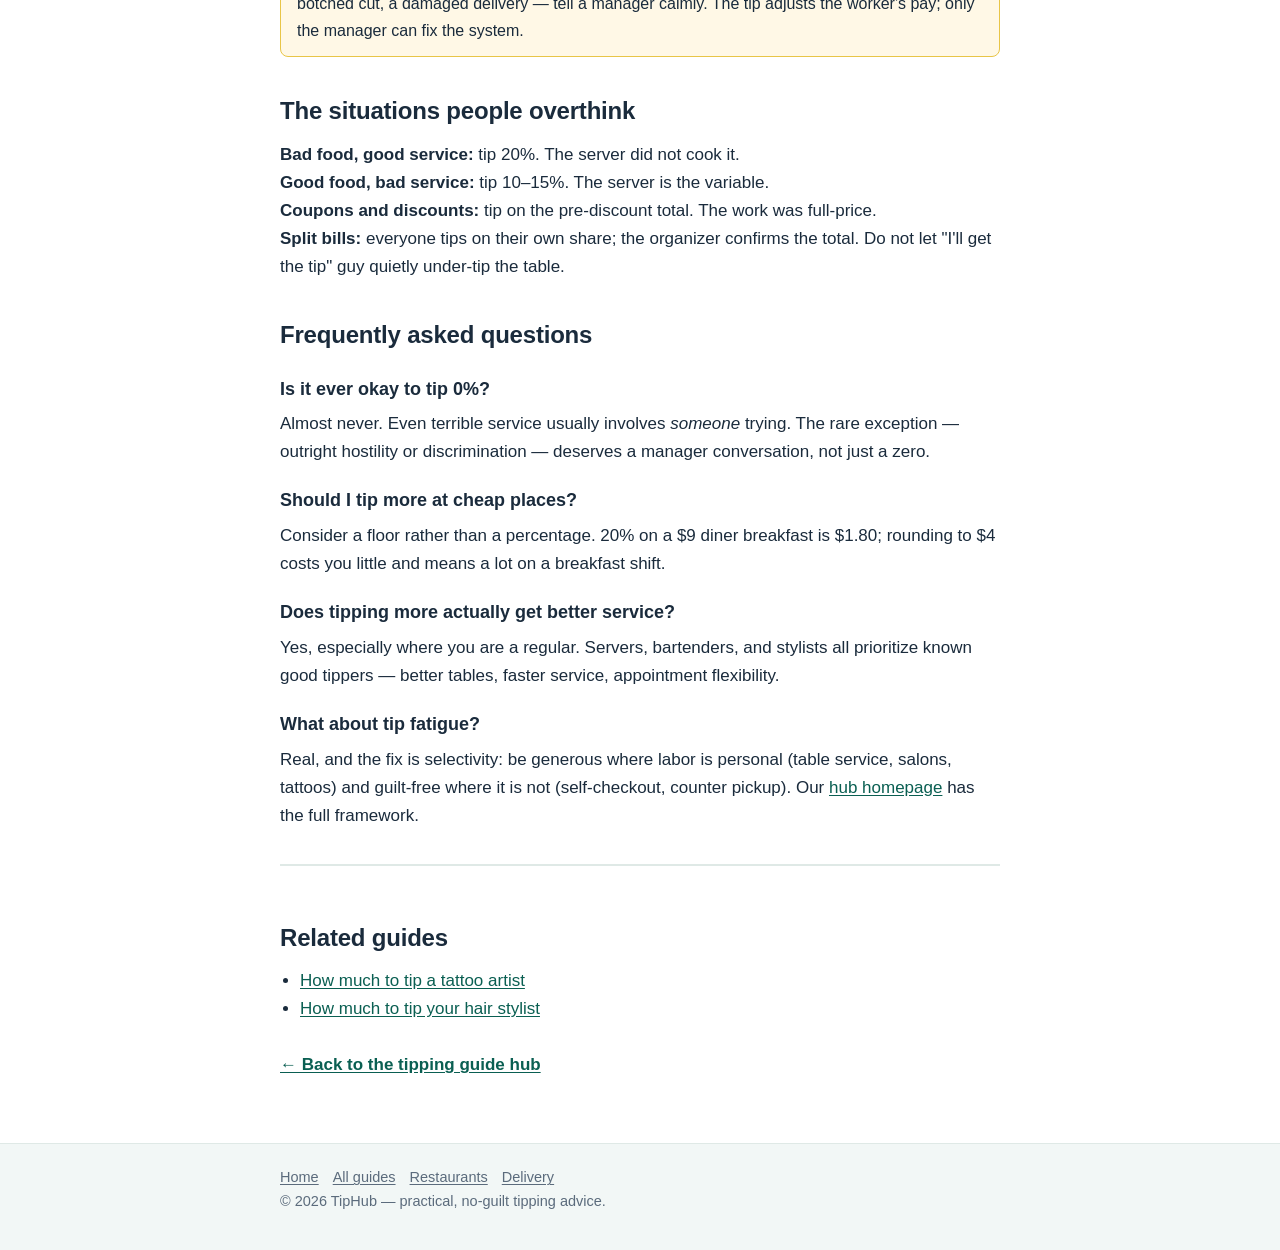
<file: guide-2.html>
<!DOCTYPE html>
<html lang="en">
<head>
<meta charset="utf-8">
<meta name="viewport" content="width=device-width, initial-scale=1">
<title>When to Tip More vs Less: A Practical Guide</title>
<meta name="description" content="Not every service deserves 20%. Learn when to tip more for great service, when 10–15% is fair, and how to handle bad experiences gracefully.">
<link rel="canonical" href="https://tip-hub-chi.vercel.app/guide-2.html">
<link rel="stylesheet" href="style.css">
</head>
<body>
<header class="site-header"><div class="wrap">
<a class="brand" href="index.html">Tip<span>Hub</span></a>
<nav class="site-nav"><a href="index.html">Home</a><a href="index.html#guides">All guides</a><a href="guide-2.html">Tip more vs less</a></nav>
</div></header>
<main><div class="wrap"><article>
<h1>When to Tip More vs Less: A Practical Guide</h1>
<p class="lede">20% is the default, not a law. Smart tippers adjust: more for genuine effort and skill, less for genuinely poor service. Here is how to calibrate without guilt — in either direction.</p>

<div class="quick-answer">
<strong>Quick answer</strong>
Tip <strong>25%+</strong> for exceptional effort, skill, or difficulty (complex tattoo sessions, heroic service recovery). Tip <strong>15%</strong> for mediocre service, <strong>10%</strong> for poor service — and talk to a manager instead of silently stiffing anyone.
</div>

<h2>When to tip more: the 25% club</h2>
<p>Reach for 25% or more when the worker did something measurably beyond the job:</p>
<table>
<tr><th>Situation</th><th>Why it earns more</th><th>Tip</th></tr>
<tr><td>Multi-hour tattoo session</td><td>Endurance, artistry, pain management</td><td>25% — a <a href="https://tipcalculatorpro.com/tattoo-tip-calculator/">tattoo tip calculator</a> handles big-session math</td></tr>
<tr><td>Server fixed a kitchen mistake gracefully</td><td>Saved your evening</td><td>25%</td></tr>
<tr><td>Stylist squeezed you in last-minute</td><td>Real schedule cost</td><td>25%</td></tr>
<tr><td>Driver in a snowstorm</td><td>Risk and difficulty</td><td>25%+</td></tr>
</table>
<p>Tattoos deserve special mention: a $400 sleeve at 25% is $100, and artists who sit through 5-hour sessions remember who valued the work. The same logic that makes <a href="tattoo-tipping.html">tattoo tipping</a> skew high applies anywhere skill meets endurance.</p>

<h2>When 15% is the right call</h2>
<p>15% says "this was fine, nothing more." Use it for slow-but-polite service, a decent <a href="hair-salon-tipping.html">haircut</a> with zero conversation, or a delivery that arrived intact but late through no one's obvious fault. It is not an insult — it is accurate feedback. Most workers prefer an honest 15% to a resentful 20%.</p>

<h2>When 10% is fair</h2>
<p>10% is for service that was actually bad: the server disappeared for 30 minutes, the order came out wrong twice, the attitude was openly hostile. Two rules: first, make sure you are blaming the right person (kitchen problems are not server problems); second, 10% beats 0% as communication — zero looks like you forgot, 10% looks like a verdict. <a href="https://tipcalculatorpro.com/">TipCalculatorPro's tip calculator</a> makes the reduced math instant so you are not doing resentful arithmetic at the table.</p>
<div class="warn"><strong>Never use the tip as your only complaint.</strong> If something was truly wrong — cold food, a botched cut, a damaged delivery — tell a manager calmly. The tip adjusts the worker's pay; only the manager can fix the system.</div>

<h2>The situations people overthink</h2>
<p><strong>Bad food, good service:</strong> tip 20%. The server did not cook it.<br>
<strong>Good food, bad service:</strong> tip 10–15%. The server is the variable.<br>
<strong>Coupons and discounts:</strong> tip on the pre-discount total. The work was full-price.<br>
<strong>Split bills:</strong> everyone tips on their own share; the organizer confirms the total. Do not let "I'll get the tip" guy quietly under-tip the table.</p>

<section class="faq">
<h2>Frequently asked questions</h2>
<h3>Is it ever okay to tip 0%?</h3>
<p>Almost never. Even terrible service usually involves <em>someone</em> trying. The rare exception — outright hostility or discrimination — deserves a manager conversation, not just a zero.</p>
<h3>Should I tip more at cheap places?</h3>
<p>Consider a floor rather than a percentage. 20% on a $9 diner breakfast is $1.80; rounding to $4 costs you little and means a lot on a breakfast shift.</p>
<h3>Does tipping more actually get better service?</h3>
<p>Yes, especially where you are a regular. Servers, bartenders, and stylists all prioritize known good tippers — better tables, faster service, appointment flexibility.</p>
<h3>What about tip fatigue?</h3>
<p>Real, and the fix is selectivity: be generous where labor is personal (table service, salons, tattoos) and guilt-free where it is not (self-checkout, counter pickup). Our <a href="index.html">hub homepage</a> has the full framework.</p>
</section>

<div class="related">
<h2>Related guides</h2>
<ul>
<li><a href="tattoo-tipping.html">How much to tip a tattoo artist</a></li>
<li><a href="hair-salon-tipping.html">How much to tip your hair stylist</a></li>
</ul>
<p class="back-hub"><a href="index.html">← Back to the tipping guide hub</a></p>
</div>
</article></div></main>
<footer class="site-footer"><div class="wrap">
<nav><a href="index.html">Home</a><a href="index.html#guides">All guides</a><a href="restaurant-tipping-guide.html">Restaurants</a><a href="food-delivery-tipping.html">Delivery</a></nav>
<p>© 2026 TipHub — practical, no-guilt tipping advice.</p>
</div></footer>
</body>
</html>
</file>
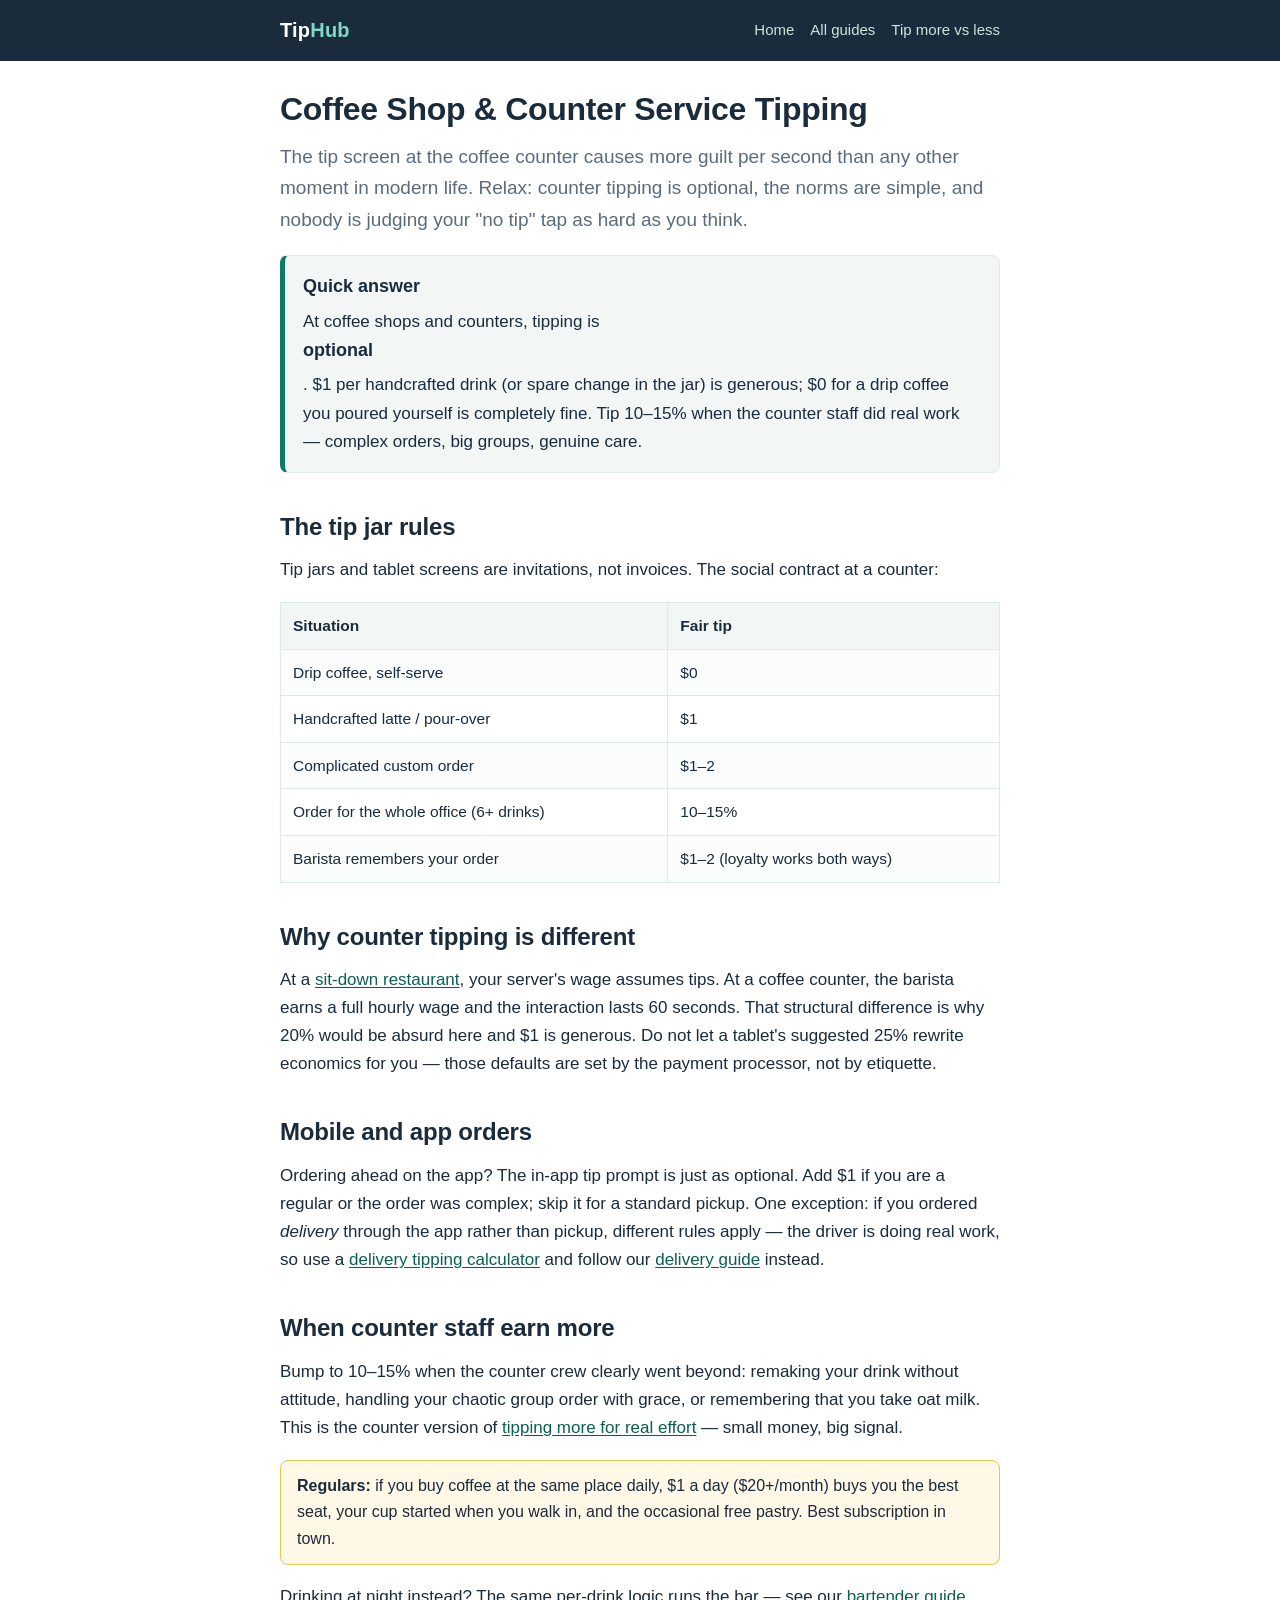
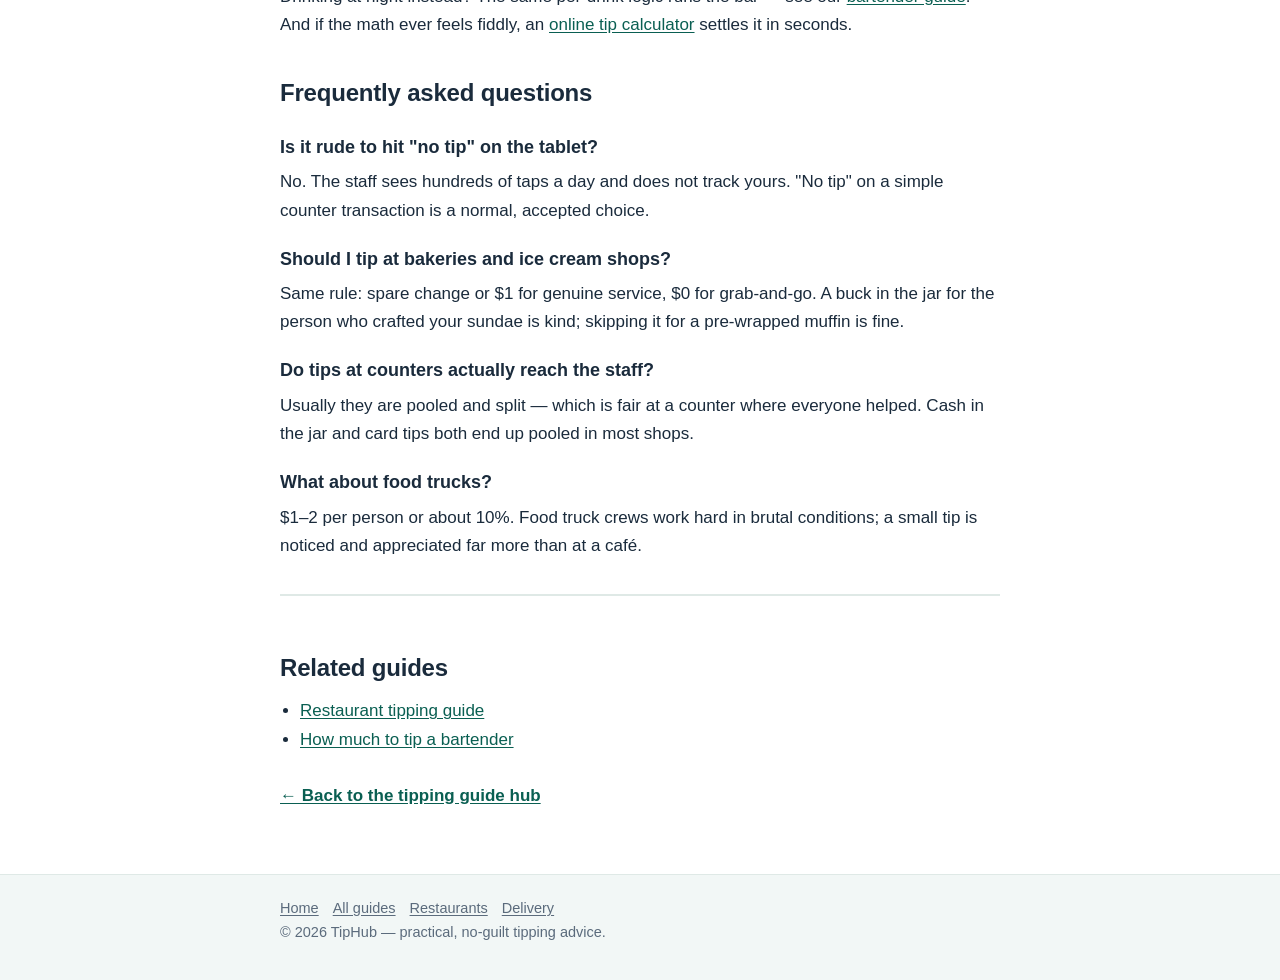
<file: guide-3.html>
<!DOCTYPE html>
<html lang="en">
<head>
<meta charset="utf-8">
<meta name="viewport" content="width=device-width, initial-scale=1">
<title>Coffee Shop Tipping: Counter Service Guide</title>
<meta name="description" content="Do you tip at coffee shops? A practical guide to tipping baristas, tip jars, counter service etiquette, and mobile order tipping in 2026 near you.">
<link rel="canonical" href="https://tip-hub-chi.vercel.app/guide-3.html">
<link rel="stylesheet" href="style.css">
</head>
<body>
<header class="site-header"><div class="wrap">
<a class="brand" href="index.html">Tip<span>Hub</span></a>
<nav class="site-nav"><a href="index.html">Home</a><a href="index.html#guides">All guides</a><a href="guide-2.html">Tip more vs less</a></nav>
</div></header>
<main><div class="wrap"><article>
<h1>Coffee Shop &amp; Counter Service Tipping</h1>
<p class="lede">The tip screen at the coffee counter causes more guilt per second than any other moment in modern life. Relax: counter tipping is optional, the norms are simple, and nobody is judging your "no tip" tap as hard as you think.</p>

<div class="quick-answer">
<strong>Quick answer</strong>
At coffee shops and counters, tipping is <strong>optional</strong>. $1 per handcrafted drink (or spare change in the jar) is generous; $0 for a drip coffee you poured yourself is completely fine. Tip 10–15% when the counter staff did real work — complex orders, big groups, genuine care.
</div>

<h2>The tip jar rules</h2>
<p>Tip jars and tablet screens are invitations, not invoices. The social contract at a counter:</p>
<table>
<tr><th>Situation</th><th>Fair tip</th></tr>
<tr><td>Drip coffee, self-serve</td><td>$0</td></tr>
<tr><td>Handcrafted latte / pour-over</td><td>$1</td></tr>
<tr><td>Complicated custom order</td><td>$1–2</td></tr>
<tr><td>Order for the whole office (6+ drinks)</td><td>10–15%</td></tr>
<tr><td>Barista remembers your order</td><td>$1–2 (loyalty works both ways)</td></tr>
</table>

<h2>Why counter tipping is different</h2>
<p>At a <a href="restaurant-tipping-guide.html">sit-down restaurant</a>, your server's wage assumes tips. At a coffee counter, the barista earns a full hourly wage and the interaction lasts 60 seconds. That structural difference is why 20% would be absurd here and $1 is generous. Do not let a tablet's suggested 25% rewrite economics for you — those defaults are set by the payment processor, not by etiquette.</p>

<h2>Mobile and app orders</h2>
<p>Ordering ahead on the app? The in-app tip prompt is just as optional. Add $1 if you are a regular or the order was complex; skip it for a standard pickup. One exception: if you ordered <em>delivery</em> through the app rather than pickup, different rules apply — the driver is doing real work, so use a <a href="https://tipcalculatorpro.com/delivery-tip-calculator/">delivery tipping calculator</a> and follow our <a href="food-delivery-tipping.html">delivery guide</a> instead.</p>

<h2>When counter staff earn more</h2>
<p>Bump to 10–15% when the counter crew clearly went beyond: remaking your drink without attitude, handling your chaotic group order with grace, or remembering that you take oat milk. This is the counter version of <a href="guide-2.html">tipping more for real effort</a> — small money, big signal.</p>
<div class="warn"><strong>Regulars:</strong> if you buy coffee at the same place daily, $1 a day ($20+/month) buys you the best seat, your cup started when you walk in, and the occasional free pastry. Best subscription in town.</div>
<p>Drinking at night instead? The same per-drink logic runs the bar — see our <a href="bartender-tipping-guide.html">bartender guide</a>. And if the math ever feels fiddly, an <a href="https://tipcalculatorpro.com/">online tip calculator</a> settles it in seconds.</p>

<section class="faq">
<h2>Frequently asked questions</h2>
<h3>Is it rude to hit "no tip" on the tablet?</h3>
<p>No. The staff sees hundreds of taps a day and does not track yours. "No tip" on a simple counter transaction is a normal, accepted choice.</p>
<h3>Should I tip at bakeries and ice cream shops?</h3>
<p>Same rule: spare change or $1 for genuine service, $0 for grab-and-go. A buck in the jar for the person who crafted your sundae is kind; skipping it for a pre-wrapped muffin is fine.</p>
<h3>Do tips at counters actually reach the staff?</h3>
<p>Usually they are pooled and split — which is fair at a counter where everyone helped. Cash in the jar and card tips both end up pooled in most shops.</p>
<h3>What about food trucks?</h3>
<p>$1–2 per person or about 10%. Food truck crews work hard in brutal conditions; a small tip is noticed and appreciated far more than at a café.</p>
</section>

<div class="related">
<h2>Related guides</h2>
<ul>
<li><a href="restaurant-tipping-guide.html">Restaurant tipping guide</a></li>
<li><a href="bartender-tipping-guide.html">How much to tip a bartender</a></li>
</ul>
<p class="back-hub"><a href="index.html">← Back to the tipping guide hub</a></p>
</div>
</article></div></main>
<footer class="site-footer"><div class="wrap">
<nav><a href="index.html">Home</a><a href="index.html#guides">All guides</a><a href="restaurant-tipping-guide.html">Restaurants</a><a href="food-delivery-tipping.html">Delivery</a></nav>
<p>© 2026 TipHub — practical, no-guilt tipping advice.</p>
</div></footer>
</body>
</html>
</file>
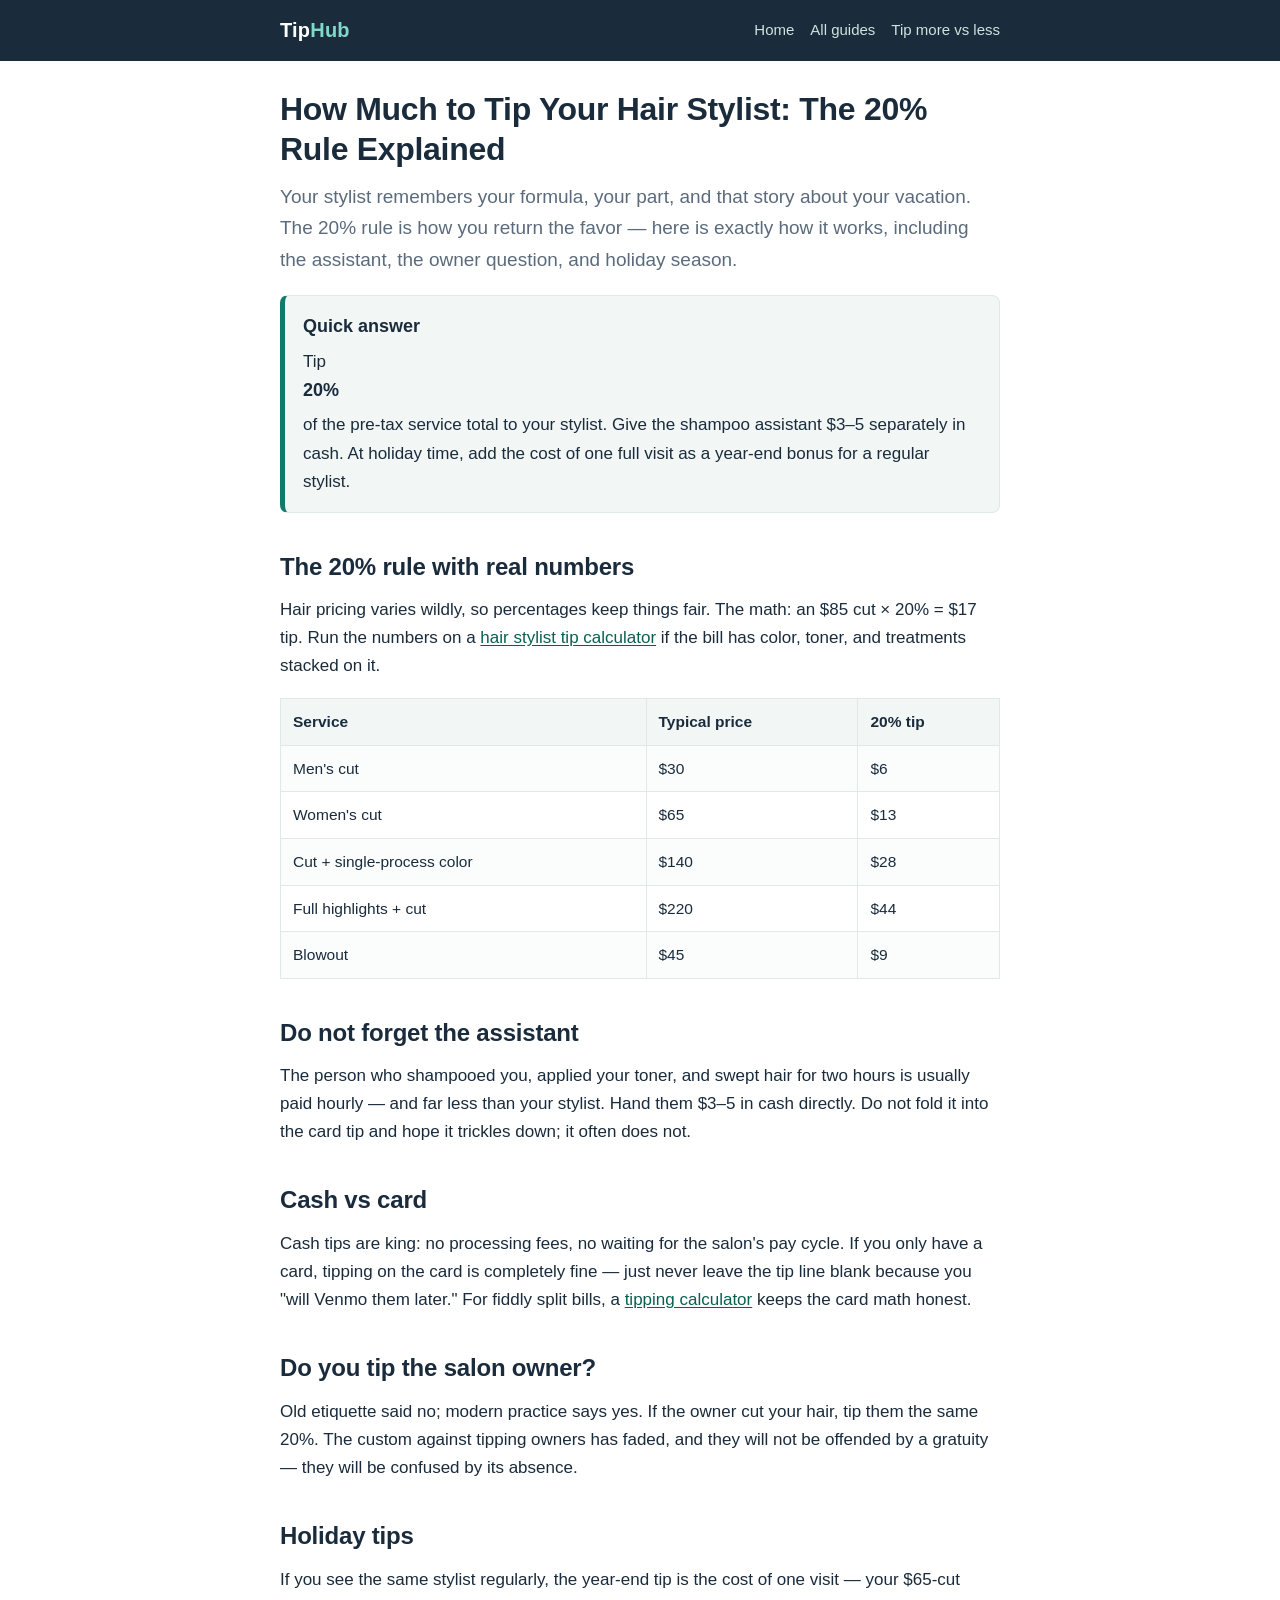
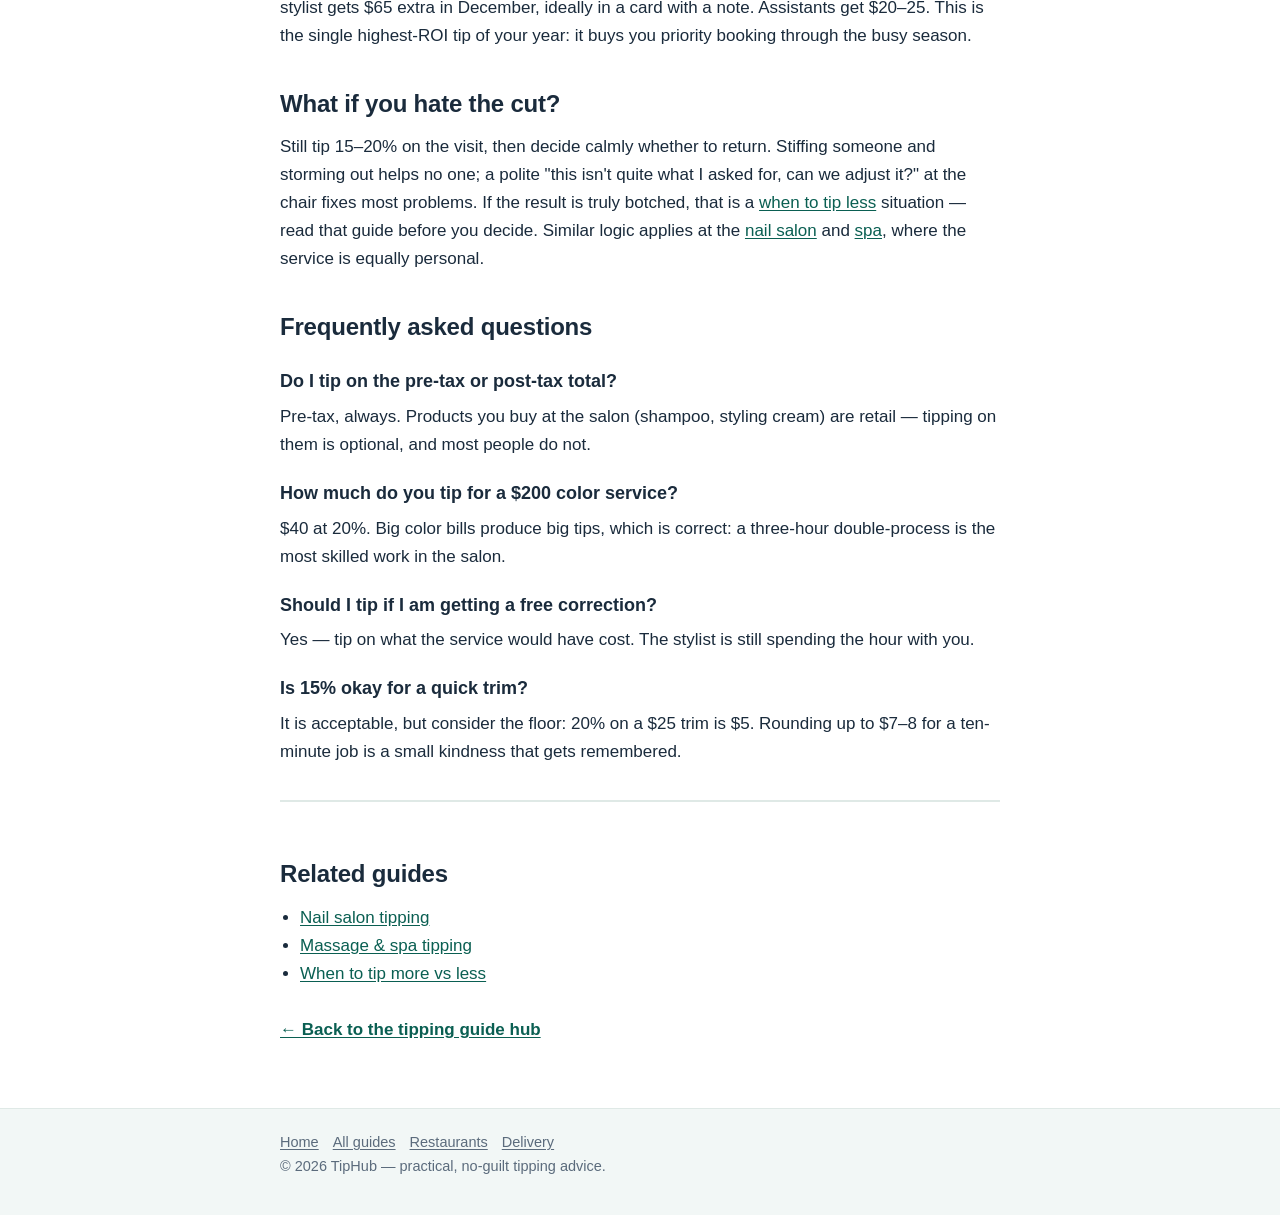
<file: hair-salon-tipping.html>
<!DOCTYPE html>
<html lang="en">
<head>
<meta charset="utf-8">
<meta name="viewport" content="width=device-width, initial-scale=1">
<title>How Much to Tip Your Hair Stylist (20% Rule)</title>
<meta name="description" content="Wondering how much to tip your hair stylist? The 20% rule explained, plus tipping the assistant, cash vs card, holiday tips, and bad cuts handled right.">
<link rel="canonical" href="https://tip-hub-chi.vercel.app/hair-salon-tipping.html">
<link rel="stylesheet" href="style.css">
</head>
<body>
<header class="site-header"><div class="wrap">
<a class="brand" href="index.html">Tip<span>Hub</span></a>
<nav class="site-nav"><a href="index.html">Home</a><a href="index.html#guides">All guides</a><a href="guide-2.html">Tip more vs less</a></nav>
</div></header>
<main><div class="wrap"><article>
<h1>How Much to Tip Your Hair Stylist: The 20% Rule Explained</h1>
<p class="lede">Your stylist remembers your formula, your part, and that story about your vacation. The 20% rule is how you return the favor — here is exactly how it works, including the assistant, the owner question, and holiday season.</p>

<div class="quick-answer">
<strong>Quick answer</strong>
Tip <strong>20%</strong> of the pre-tax service total to your stylist. Give the shampoo assistant $3–5 separately in cash. At holiday time, add the cost of one full visit as a year-end bonus for a regular stylist.
</div>

<h2>The 20% rule with real numbers</h2>
<p>Hair pricing varies wildly, so percentages keep things fair. The math: an $85 cut × 20% = $17 tip. Run the numbers on a <a href="https://tipcalculatorpro.com/hair-stylist-tip-calculator/">hair stylist tip calculator</a> if the bill has color, toner, and treatments stacked on it.</p>
<table>
<tr><th>Service</th><th>Typical price</th><th>20% tip</th></tr>
<tr><td>Men's cut</td><td>$30</td><td>$6</td></tr>
<tr><td>Women's cut</td><td>$65</td><td>$13</td></tr>
<tr><td>Cut + single-process color</td><td>$140</td><td>$28</td></tr>
<tr><td>Full highlights + cut</td><td>$220</td><td>$44</td></tr>
<tr><td>Blowout</td><td>$45</td><td>$9</td></tr>
</table>

<h2>Do not forget the assistant</h2>
<p>The person who shampooed you, applied your toner, and swept hair for two hours is usually paid hourly — and far less than your stylist. Hand them $3–5 in cash directly. Do not fold it into the card tip and hope it trickles down; it often does not.</p>

<h2>Cash vs card</h2>
<p>Cash tips are king: no processing fees, no waiting for the salon's pay cycle. If you only have a card, tipping on the card is completely fine — just never leave the tip line blank because you "will Venmo them later." For fiddly split bills, a <a href="https://tipcalculatorpro.com/">tipping calculator</a> keeps the card math honest.</p>

<h2>Do you tip the salon owner?</h2>
<p>Old etiquette said no; modern practice says yes. If the owner cut your hair, tip them the same 20%. The custom against tipping owners has faded, and they will not be offended by a gratuity — they will be confused by its absence.</p>

<h2>Holiday tips</h2>
<p>If you see the same stylist regularly, the year-end tip is the cost of one visit — your $65-cut stylist gets $65 extra in December, ideally in a card with a note. Assistants get $20–25. This is the single highest-ROI tip of your year: it buys you priority booking through the busy season.</p>

<h2>What if you hate the cut?</h2>
<p>Still tip 15–20% on the visit, then decide calmly whether to return. Stiffing someone and storming out helps no one; a polite "this isn't quite what I asked for, can we adjust it?" at the chair fixes most problems. If the result is truly botched, that is a <a href="guide-2.html">when to tip less</a> situation — read that guide before you decide. Similar logic applies at the <a href="nail-salon-tipping.html">nail salon</a> and <a href="massage-spa-tipping.html">spa</a>, where the service is equally personal.</p>

<section class="faq">
<h2>Frequently asked questions</h2>
<h3>Do I tip on the pre-tax or post-tax total?</h3>
<p>Pre-tax, always. Products you buy at the salon (shampoo, styling cream) are retail — tipping on them is optional, and most people do not.</p>
<h3>How much do you tip for a $200 color service?</h3>
<p>$40 at 20%. Big color bills produce big tips, which is correct: a three-hour double-process is the most skilled work in the salon.</p>
<h3>Should I tip if I am getting a free correction?</h3>
<p>Yes — tip on what the service would have cost. The stylist is still spending the hour with you.</p>
<h3>Is 15% okay for a quick trim?</h3>
<p>It is acceptable, but consider the floor: 20% on a $25 trim is $5. Rounding up to $7–8 for a ten-minute job is a small kindness that gets remembered.</p>
</section>

<div class="related">
<h2>Related guides</h2>
<ul>
<li><a href="nail-salon-tipping.html">Nail salon tipping</a></li>
<li><a href="massage-spa-tipping.html">Massage &amp; spa tipping</a></li>
<li><a href="guide-2.html">When to tip more vs less</a></li>
</ul>
<p class="back-hub"><a href="index.html">← Back to the tipping guide hub</a></p>
</div>
</article></div></main>
<footer class="site-footer"><div class="wrap">
<nav><a href="index.html">Home</a><a href="index.html#guides">All guides</a><a href="restaurant-tipping-guide.html">Restaurants</a><a href="food-delivery-tipping.html">Delivery</a></nav>
<p>© 2026 TipHub — practical, no-guilt tipping advice.</p>
</div></footer>
</body>
</html>
</file>
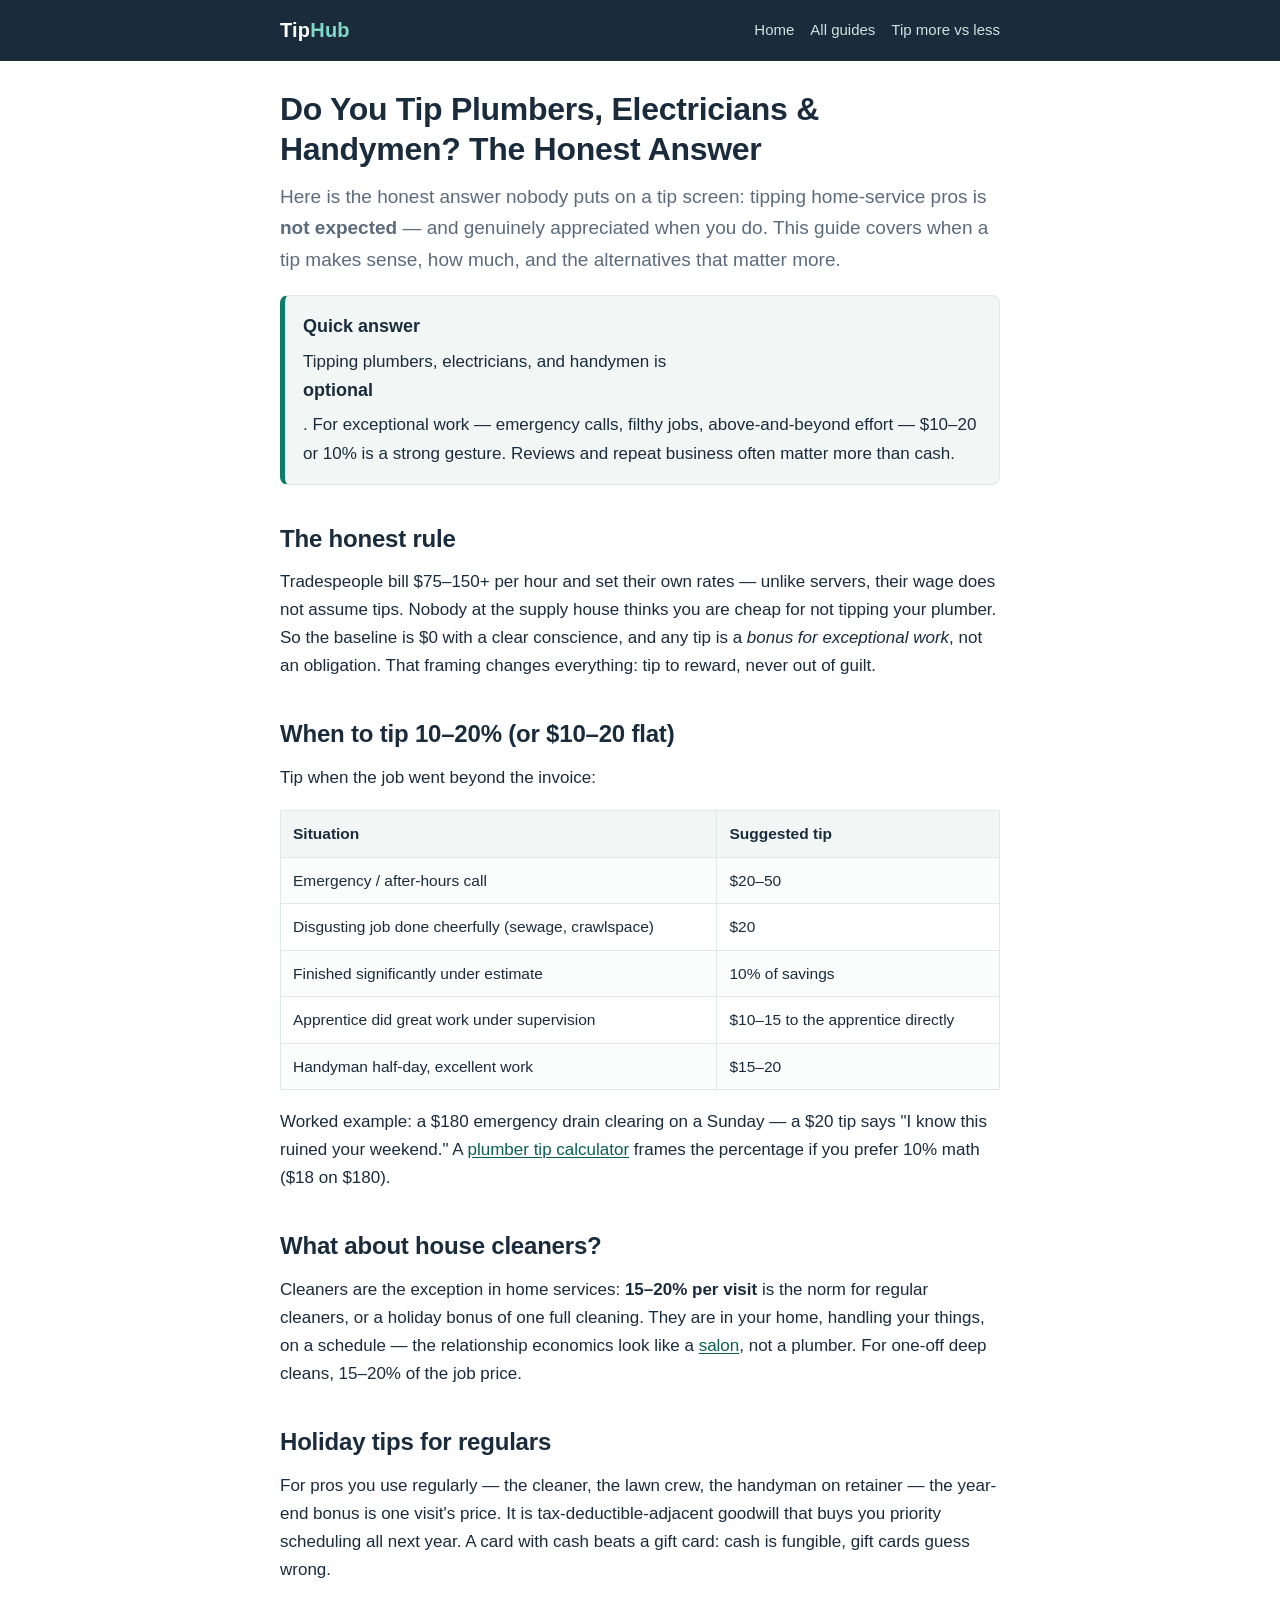
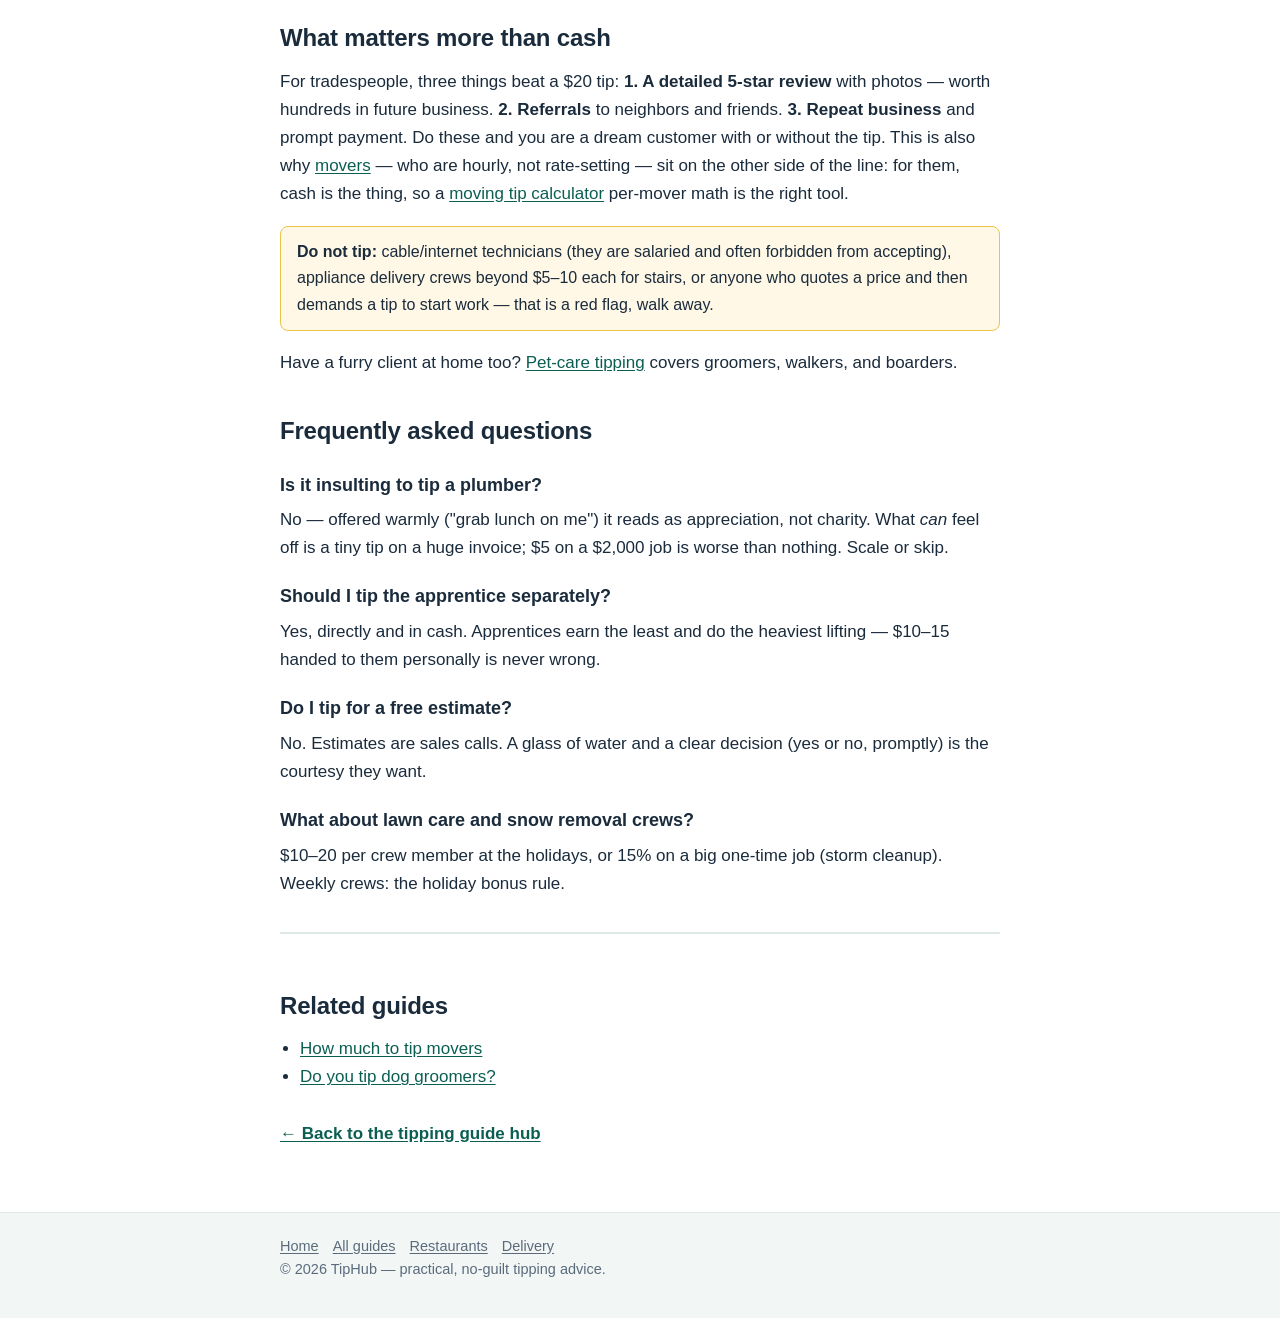
<file: home-services-tipping.html>
<!DOCTYPE html>
<html lang="en">
<head>
<meta charset="utf-8">
<meta name="viewport" content="width=device-width, initial-scale=1">
<title>Do You Tip Plumbers &amp; Handymen? Honest Answer</title>
<meta name="description" content="Do you tip plumbers and handymen? The honest answer: not expected but appreciated. When to tip 10–20%, holiday tips, and house cleaners done right.">
<link rel="canonical" href="https://tip-hub-chi.vercel.app/home-services-tipping.html">
<link rel="stylesheet" href="style.css">
</head>
<body>
<header class="site-header"><div class="wrap">
<a class="brand" href="index.html">Tip<span>Hub</span></a>
<nav class="site-nav"><a href="index.html">Home</a><a href="index.html#guides">All guides</a><a href="guide-2.html">Tip more vs less</a></nav>
</div></header>
<main><div class="wrap"><article>
<h1>Do You Tip Plumbers, Electricians &amp; Handymen? The Honest Answer</h1>
<p class="lede">Here is the honest answer nobody puts on a tip screen: tipping home-service pros is <strong>not expected</strong> — and genuinely appreciated when you do. This guide covers when a tip makes sense, how much, and the alternatives that matter more.</p>

<div class="quick-answer">
<strong>Quick answer</strong>
Tipping plumbers, electricians, and handymen is <strong>optional</strong>. For exceptional work — emergency calls, filthy jobs, above-and-beyond effort — $10–20 or 10% is a strong gesture. Reviews and repeat business often matter more than cash.
</div>

<h2>The honest rule</h2>
<p>Tradespeople bill $75–150+ per hour and set their own rates — unlike servers, their wage does not assume tips. Nobody at the supply house thinks you are cheap for not tipping your plumber. So the baseline is $0 with a clear conscience, and any tip is a <em>bonus for exceptional work</em>, not an obligation. That framing changes everything: tip to reward, never out of guilt.</p>

<h2>When to tip 10–20% (or $10–20 flat)</h2>
<p>Tip when the job went beyond the invoice:</p>
<table>
<tr><th>Situation</th><th>Suggested tip</th></tr>
<tr><td>Emergency / after-hours call</td><td>$20–50</td></tr>
<tr><td>Disgusting job done cheerfully (sewage, crawlspace)</td><td>$20</td></tr>
<tr><td>Finished significantly under estimate</td><td>10% of savings</td></tr>
<tr><td>Apprentice did great work under supervision</td><td>$10–15 to the apprentice directly</td></tr>
<tr><td>Handyman half-day, excellent work</td><td>$15–20</td></tr>
</table>
<p>Worked example: a $180 emergency drain clearing on a Sunday — a $20 tip says "I know this ruined your weekend." A <a href="https://tipcalculatorpro.com/plumber-tip-calculator/">plumber tip calculator</a> frames the percentage if you prefer 10% math ($18 on $180).</p>

<h2>What about house cleaners?</h2>
<p>Cleaners are the exception in home services: <strong>15–20% per visit</strong> is the norm for regular cleaners, or a holiday bonus of one full cleaning. They are in your home, handling your things, on a schedule — the relationship economics look like a <a href="hair-salon-tipping.html">salon</a>, not a plumber. For one-off deep cleans, 15–20% of the job price.</p>

<h2>Holiday tips for regulars</h2>
<p>For pros you use regularly — the cleaner, the lawn crew, the handyman on retainer — the year-end bonus is one visit's price. It is tax-deductible-adjacent goodwill that buys you priority scheduling all next year. A card with cash beats a gift card: cash is fungible, gift cards guess wrong.</p>

<h2>What matters more than cash</h2>
<p>For tradespeople, three things beat a $20 tip: <strong>1. A detailed 5-star review</strong> with photos — worth hundreds in future business. <strong>2. Referrals</strong> to neighbors and friends. <strong>3. Repeat business</strong> and prompt payment. Do these and you are a dream customer with or without the tip. This is also why <a href="movers-tipping.html">movers</a> — who are hourly, not rate-setting — sit on the other side of the line: for them, cash is the thing, so a <a href="https://tipcalculatorpro.com/movers-tip-calculator/">moving tip calculator</a> per-mover math is the right tool.</p>
<div class="warn"><strong>Do not tip:</strong> cable/internet technicians (they are salaried and often forbidden from accepting), appliance delivery crews beyond $5–10 each for stairs, or anyone who quotes a price and then demands a tip to start work — that is a red flag, walk away.</div>
<p>Have a furry client at home too? <a href="pet-care-tipping.html">Pet-care tipping</a> covers groomers, walkers, and boarders.</p>

<section class="faq">
<h2>Frequently asked questions</h2>
<h3>Is it insulting to tip a plumber?</h3>
<p>No — offered warmly ("grab lunch on me") it reads as appreciation, not charity. What <em>can</em> feel off is a tiny tip on a huge invoice; $5 on a $2,000 job is worse than nothing. Scale or skip.</p>
<h3>Should I tip the apprentice separately?</h3>
<p>Yes, directly and in cash. Apprentices earn the least and do the heaviest lifting — $10–15 handed to them personally is never wrong.</p>
<h3>Do I tip for a free estimate?</h3>
<p>No. Estimates are sales calls. A glass of water and a clear decision (yes or no, promptly) is the courtesy they want.</p>
<h3>What about lawn care and snow removal crews?</h3>
<p>$10–20 per crew member at the holidays, or 15% on a big one-time job (storm cleanup). Weekly crews: the holiday bonus rule.</p>
</section>

<div class="related">
<h2>Related guides</h2>
<ul>
<li><a href="movers-tipping.html">How much to tip movers</a></li>
<li><a href="pet-care-tipping.html">Do you tip dog groomers?</a></li>
</ul>
<p class="back-hub"><a href="index.html">← Back to the tipping guide hub</a></p>
</div>
</article></div></main>
<footer class="site-footer"><div class="wrap">
<nav><a href="index.html">Home</a><a href="index.html#guides">All guides</a><a href="restaurant-tipping-guide.html">Restaurants</a><a href="food-delivery-tipping.html">Delivery</a></nav>
<p>© 2026 TipHub — practical, no-guilt tipping advice.</p>
</div></footer>
</body>
</html>
</file>
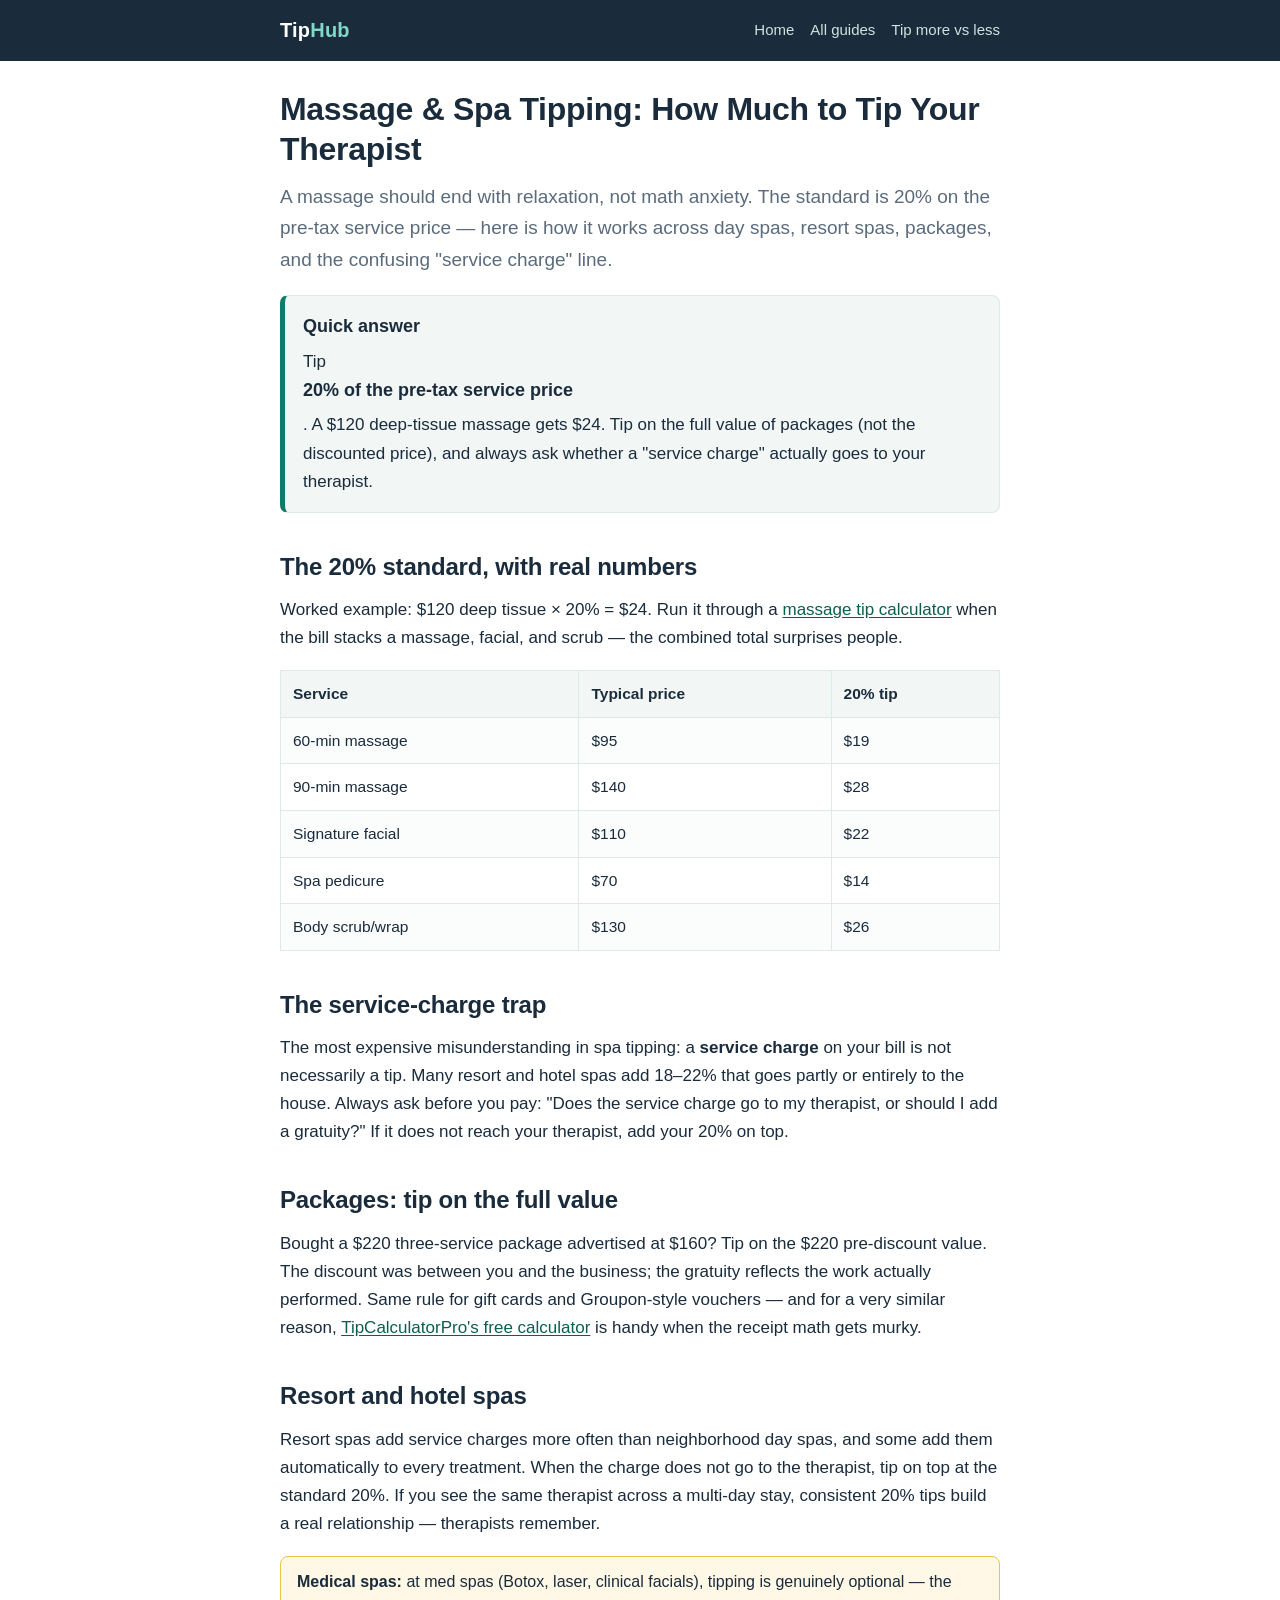
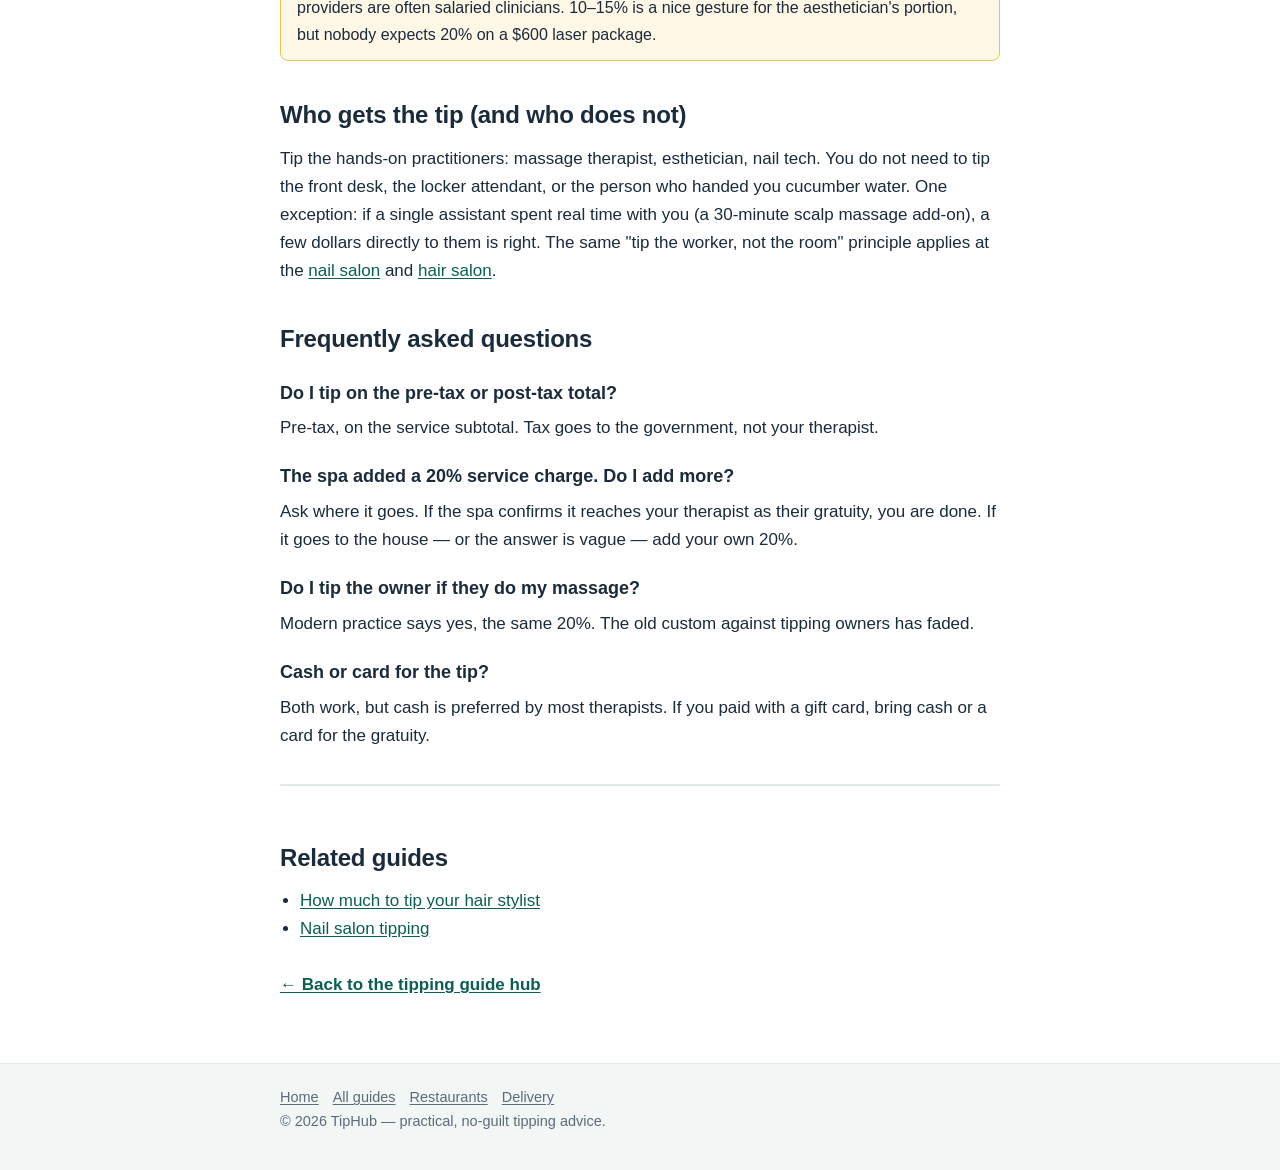
<file: massage-spa-tipping.html>
<!DOCTYPE html>
<html lang="en">
<head>
<meta charset="utf-8">
<meta name="viewport" content="width=device-width, initial-scale=1">
<title>Massage &amp; Spa Tipping: How Much to Tip</title>
<meta name="description" content="How much to tip your massage therapist: the 20% standard, spa packages and resort fees, medical spas, and when gratuity is already included.">
<link rel="canonical" href="https://tip-hub-chi.vercel.app/massage-spa-tipping.html">
<link rel="stylesheet" href="style.css">
</head>
<body>
<header class="site-header"><div class="wrap">
<a class="brand" href="index.html">Tip<span>Hub</span></a>
<nav class="site-nav"><a href="index.html">Home</a><a href="index.html#guides">All guides</a><a href="guide-2.html">Tip more vs less</a></nav>
</div></header>
<main><div class="wrap"><article>
<h1>Massage &amp; Spa Tipping: How Much to Tip Your Therapist</h1>
<p class="lede">A massage should end with relaxation, not math anxiety. The standard is 20% on the pre-tax service price — here is how it works across day spas, resort spas, packages, and the confusing "service charge" line.</p>

<div class="quick-answer">
<strong>Quick answer</strong>
Tip <strong>20% of the pre-tax service price</strong>. A $120 deep-tissue massage gets $24. Tip on the full value of packages (not the discounted price), and always ask whether a "service charge" actually goes to your therapist.
</div>

<h2>The 20% standard, with real numbers</h2>
<p>Worked example: $120 deep tissue × 20% = $24. Run it through a <a href="https://tipcalculatorpro.com/massage-tip-calculator/">massage tip calculator</a> when the bill stacks a massage, facial, and scrub — the combined total surprises people.</p>
<table>
<tr><th>Service</th><th>Typical price</th><th>20% tip</th></tr>
<tr><td>60-min massage</td><td>$95</td><td>$19</td></tr>
<tr><td>90-min massage</td><td>$140</td><td>$28</td></tr>
<tr><td>Signature facial</td><td>$110</td><td>$22</td></tr>
<tr><td>Spa pedicure</td><td>$70</td><td>$14</td></tr>
<tr><td>Body scrub/wrap</td><td>$130</td><td>$26</td></tr>
</table>

<h2>The service-charge trap</h2>
<p>The most expensive misunderstanding in spa tipping: a <strong>service charge</strong> on your bill is not necessarily a tip. Many resort and hotel spas add 18–22% that goes partly or entirely to the house. Always ask before you pay: "Does the service charge go to my therapist, or should I add a gratuity?" If it does not reach your therapist, add your 20% on top.</p>

<h2>Packages: tip on the full value</h2>
<p>Bought a $220 three-service package advertised at $160? Tip on the $220 pre-discount value. The discount was between you and the business; the gratuity reflects the work actually performed. Same rule for gift cards and Groupon-style vouchers — and for a very similar reason, <a href="https://tipcalculatorpro.com/">TipCalculatorPro's free calculator</a> is handy when the receipt math gets murky.</p>

<h2>Resort and hotel spas</h2>
<p>Resort spas add service charges more often than neighborhood day spas, and some add them automatically to every treatment. When the charge does not go to the therapist, tip on top at the standard 20%. If you see the same therapist across a multi-day stay, consistent 20% tips build a real relationship — therapists remember.</p>
<div class="warn"><strong>Medical spas:</strong> at med spas (Botox, laser, clinical facials), tipping is genuinely optional — the providers are often salaried clinicians. 10–15% is a nice gesture for the aesthetician's portion, but nobody expects 20% on a $600 laser package.</div>

<h2>Who gets the tip (and who does not)</h2>
<p>Tip the hands-on practitioners: massage therapist, esthetician, nail tech. You do not need to tip the front desk, the locker attendant, or the person who handed you cucumber water. One exception: if a single assistant spent real time with you (a 30-minute scalp massage add-on), a few dollars directly to them is right. The same "tip the worker, not the room" principle applies at the <a href="nail-salon-tipping.html">nail salon</a> and <a href="hair-salon-tipping.html">hair salon</a>.</p>

<section class="faq">
<h2>Frequently asked questions</h2>
<h3>Do I tip on the pre-tax or post-tax total?</h3>
<p>Pre-tax, on the service subtotal. Tax goes to the government, not your therapist.</p>
<h3>The spa added a 20% service charge. Do I add more?</h3>
<p>Ask where it goes. If the spa confirms it reaches your therapist as their gratuity, you are done. If it goes to the house — or the answer is vague — add your own 20%.</p>
<h3>Do I tip the owner if they do my massage?</h3>
<p>Modern practice says yes, the same 20%. The old custom against tipping owners has faded.</p>
<h3>Cash or card for the tip?</h3>
<p>Both work, but cash is preferred by most therapists. If you paid with a gift card, bring cash or a card for the gratuity.</p>
</section>

<div class="related">
<h2>Related guides</h2>
<ul>
<li><a href="hair-salon-tipping.html">How much to tip your hair stylist</a></li>
<li><a href="nail-salon-tipping.html">Nail salon tipping</a></li>
</ul>
<p class="back-hub"><a href="index.html">← Back to the tipping guide hub</a></p>
</div>
</article></div></main>
<footer class="site-footer"><div class="wrap">
<nav><a href="index.html">Home</a><a href="index.html#guides">All guides</a><a href="restaurant-tipping-guide.html">Restaurants</a><a href="food-delivery-tipping.html">Delivery</a></nav>
<p>© 2026 TipHub — practical, no-guilt tipping advice.</p>
</div></footer>
</body>
</html>
</file>
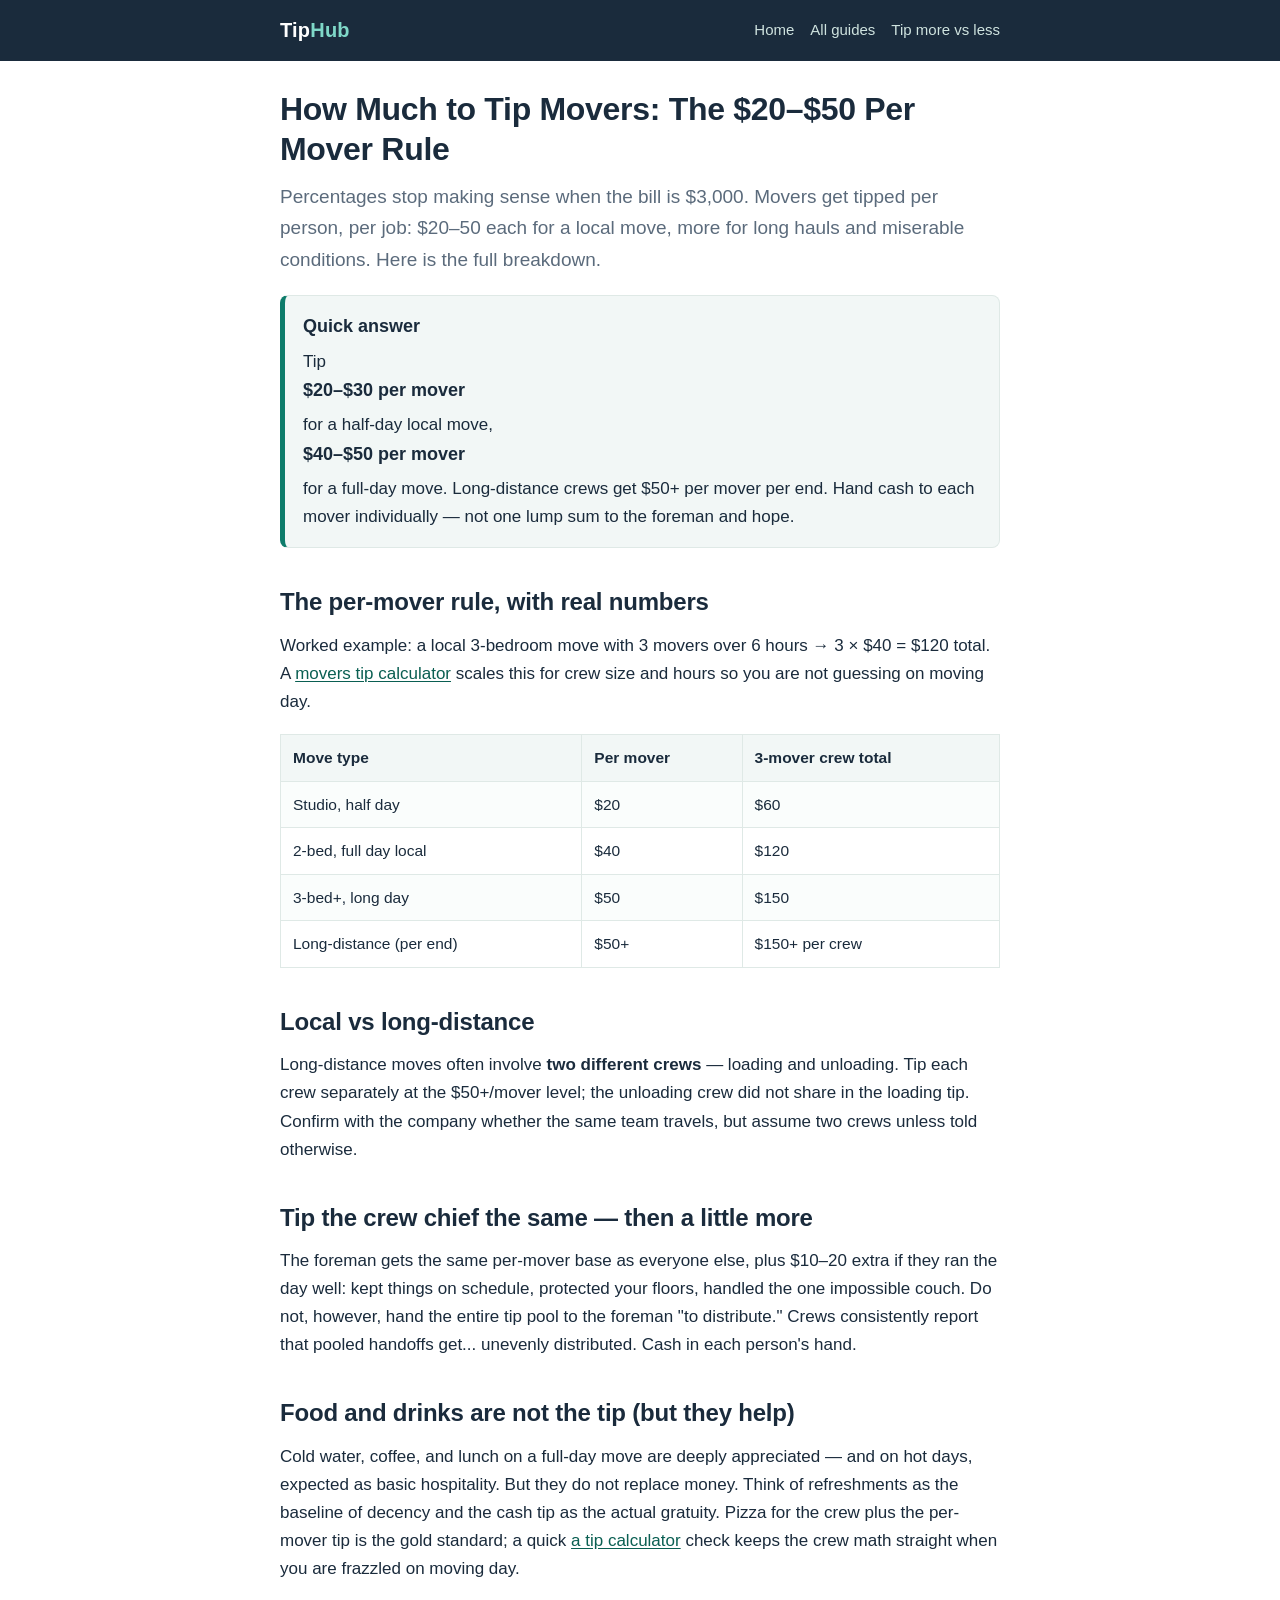
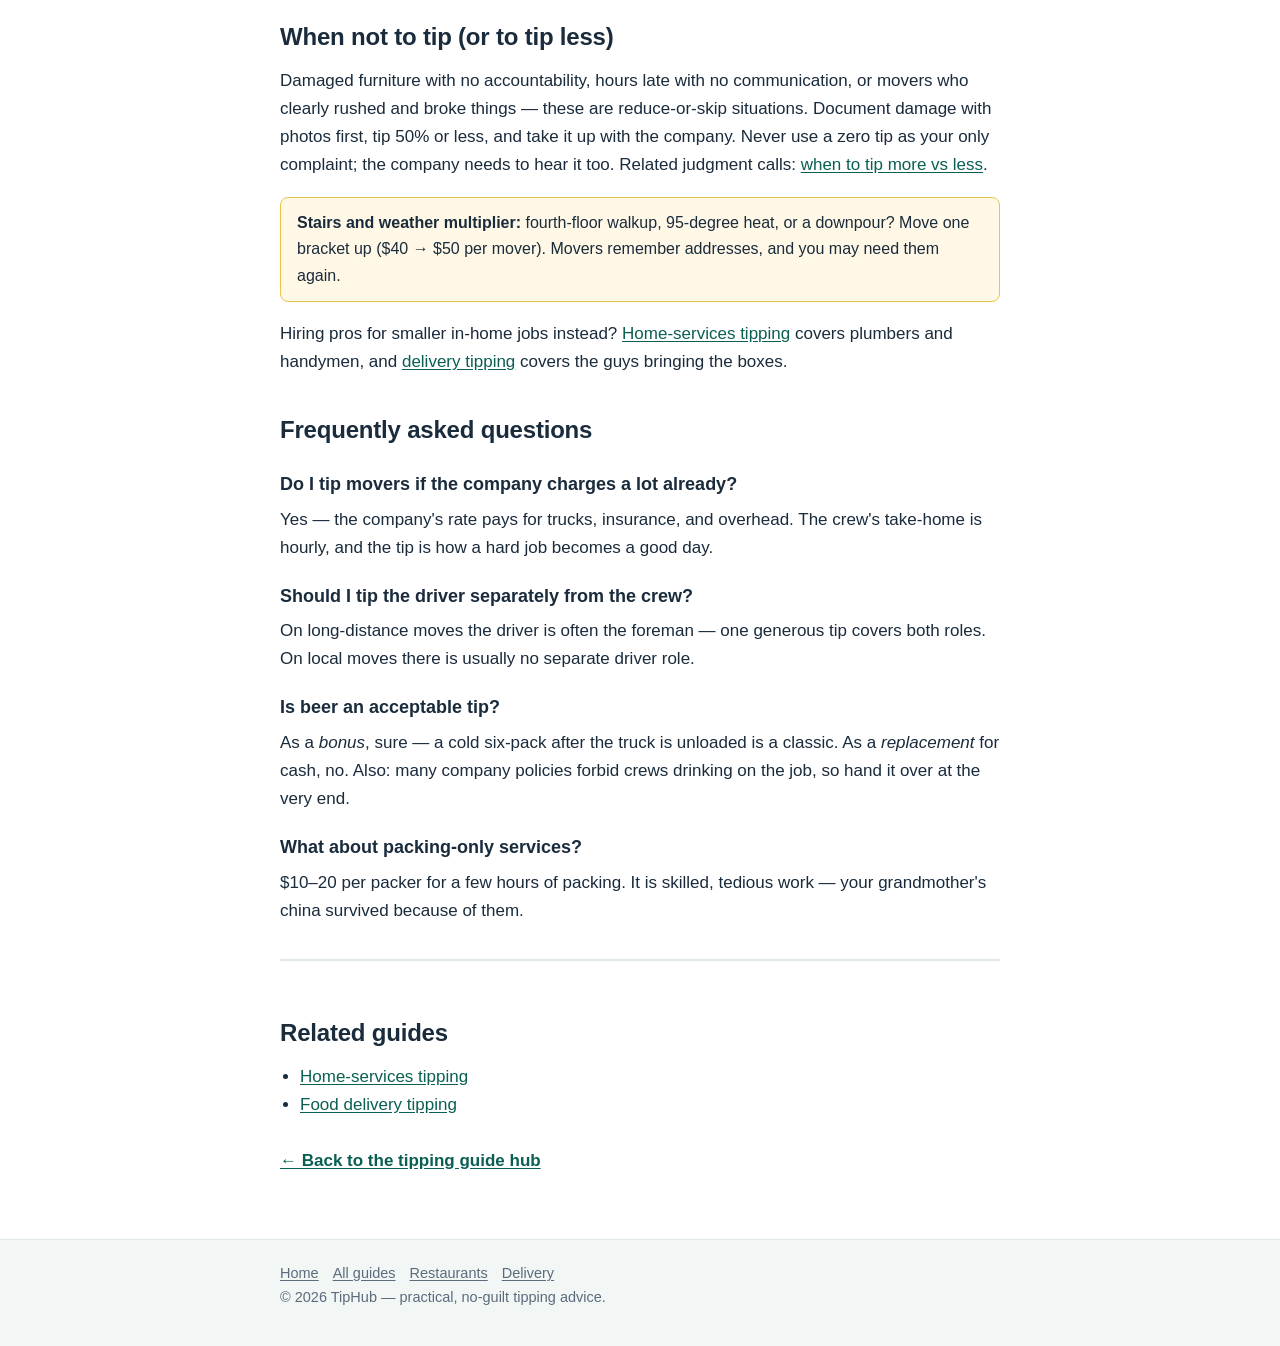
<file: movers-tipping.html>
<!DOCTYPE html>
<html lang="en">
<head>
<meta charset="utf-8">
<meta name="viewport" content="width=device-width, initial-scale=1">
<title>How Much to Tip Movers: The Per-Mover Rule</title>
<meta name="description" content="How much to tip movers: flat per-mover rates for local and long-distance moves, tipping the crew chief, food and drinks, and when to skip tipping.">
<link rel="canonical" href="https://tip-hub-chi.vercel.app/movers-tipping.html">
<link rel="stylesheet" href="style.css">
</head>
<body>
<header class="site-header"><div class="wrap">
<a class="brand" href="index.html">Tip<span>Hub</span></a>
<nav class="site-nav"><a href="index.html">Home</a><a href="index.html#guides">All guides</a><a href="guide-2.html">Tip more vs less</a></nav>
</div></header>
<main><div class="wrap"><article>
<h1>How Much to Tip Movers: The $20–$50 Per Mover Rule</h1>
<p class="lede">Percentages stop making sense when the bill is $3,000. Movers get tipped per person, per job: $20–50 each for a local move, more for long hauls and miserable conditions. Here is the full breakdown.</p>

<div class="quick-answer">
<strong>Quick answer</strong>
Tip <strong>$20–$30 per mover</strong> for a half-day local move, <strong>$40–$50 per mover</strong> for a full-day move. Long-distance crews get $50+ per mover per end. Hand cash to each mover individually — not one lump sum to the foreman and hope.
</div>

<h2>The per-mover rule, with real numbers</h2>
<p>Worked example: a local 3-bedroom move with 3 movers over 6 hours → 3 × $40 = $120 total. A <a href="https://tipcalculatorpro.com/movers-tip-calculator/">movers tip calculator</a> scales this for crew size and hours so you are not guessing on moving day.</p>
<table>
<tr><th>Move type</th><th>Per mover</th><th>3-mover crew total</th></tr>
<tr><td>Studio, half day</td><td>$20</td><td>$60</td></tr>
<tr><td>2-bed, full day local</td><td>$40</td><td>$120</td></tr>
<tr><td>3-bed+, long day</td><td>$50</td><td>$150</td></tr>
<tr><td>Long-distance (per end)</td><td>$50+</td><td>$150+ per crew</td></tr>
</table>

<h2>Local vs long-distance</h2>
<p>Long-distance moves often involve <strong>two different crews</strong> — loading and unloading. Tip each crew separately at the $50+/mover level; the unloading crew did not share in the loading tip. Confirm with the company whether the same team travels, but assume two crews unless told otherwise.</p>

<h2>Tip the crew chief the same — then a little more</h2>
<p>The foreman gets the same per-mover base as everyone else, plus $10–20 extra if they ran the day well: kept things on schedule, protected your floors, handled the one impossible couch. Do not, however, hand the entire tip pool to the foreman "to distribute." Crews consistently report that pooled handoffs get... unevenly distributed. Cash in each person's hand.</p>

<h2>Food and drinks are not the tip (but they help)</h2>
<p>Cold water, coffee, and lunch on a full-day move are deeply appreciated — and on hot days, expected as basic hospitality. But they do not replace money. Think of refreshments as the baseline of decency and the cash tip as the actual gratuity. Pizza for the crew plus the per-mover tip is the gold standard; a quick <a href="https://tipcalculatorpro.com/">a tip calculator</a> check keeps the crew math straight when you are frazzled on moving day.</p>

<h2>When not to tip (or to tip less)</h2>
<p>Damaged furniture with no accountability, hours late with no communication, or movers who clearly rushed and broke things — these are reduce-or-skip situations. Document damage with photos first, tip 50% or less, and take it up with the company. Never use a zero tip as your only complaint; the company needs to hear it too. Related judgment calls: <a href="guide-2.html">when to tip more vs less</a>.</p>
<div class="warn"><strong>Stairs and weather multiplier:</strong> fourth-floor walkup, 95-degree heat, or a downpour? Move one bracket up ($40 → $50 per mover). Movers remember addresses, and you may need them again.</div>
<p>Hiring pros for smaller in-home jobs instead? <a href="home-services-tipping.html">Home-services tipping</a> covers plumbers and handymen, and <a href="food-delivery-tipping.html">delivery tipping</a> covers the guys bringing the boxes.</p>

<section class="faq">
<h2>Frequently asked questions</h2>
<h3>Do I tip movers if the company charges a lot already?</h3>
<p>Yes — the company's rate pays for trucks, insurance, and overhead. The crew's take-home is hourly, and the tip is how a hard job becomes a good day.</p>
<h3>Should I tip the driver separately from the crew?</h3>
<p>On long-distance moves the driver is often the foreman — one generous tip covers both roles. On local moves there is usually no separate driver role.</p>
<h3>Is beer an acceptable tip?</h3>
<p>As a <em>bonus</em>, sure — a cold six-pack after the truck is unloaded is a classic. As a <em>replacement</em> for cash, no. Also: many company policies forbid crews drinking on the job, so hand it over at the very end.</p>
<h3>What about packing-only services?</h3>
<p>$10–20 per packer for a few hours of packing. It is skilled, tedious work — your grandmother's china survived because of them.</p>
</section>

<div class="related">
<h2>Related guides</h2>
<ul>
<li><a href="home-services-tipping.html">Home-services tipping</a></li>
<li><a href="food-delivery-tipping.html">Food delivery tipping</a></li>
</ul>
<p class="back-hub"><a href="index.html">← Back to the tipping guide hub</a></p>
</div>
</article></div></main>
<footer class="site-footer"><div class="wrap">
<nav><a href="index.html">Home</a><a href="index.html#guides">All guides</a><a href="restaurant-tipping-guide.html">Restaurants</a><a href="food-delivery-tipping.html">Delivery</a></nav>
<p>© 2026 TipHub — practical, no-guilt tipping advice.</p>
</div></footer>
</body>
</html>
</file>
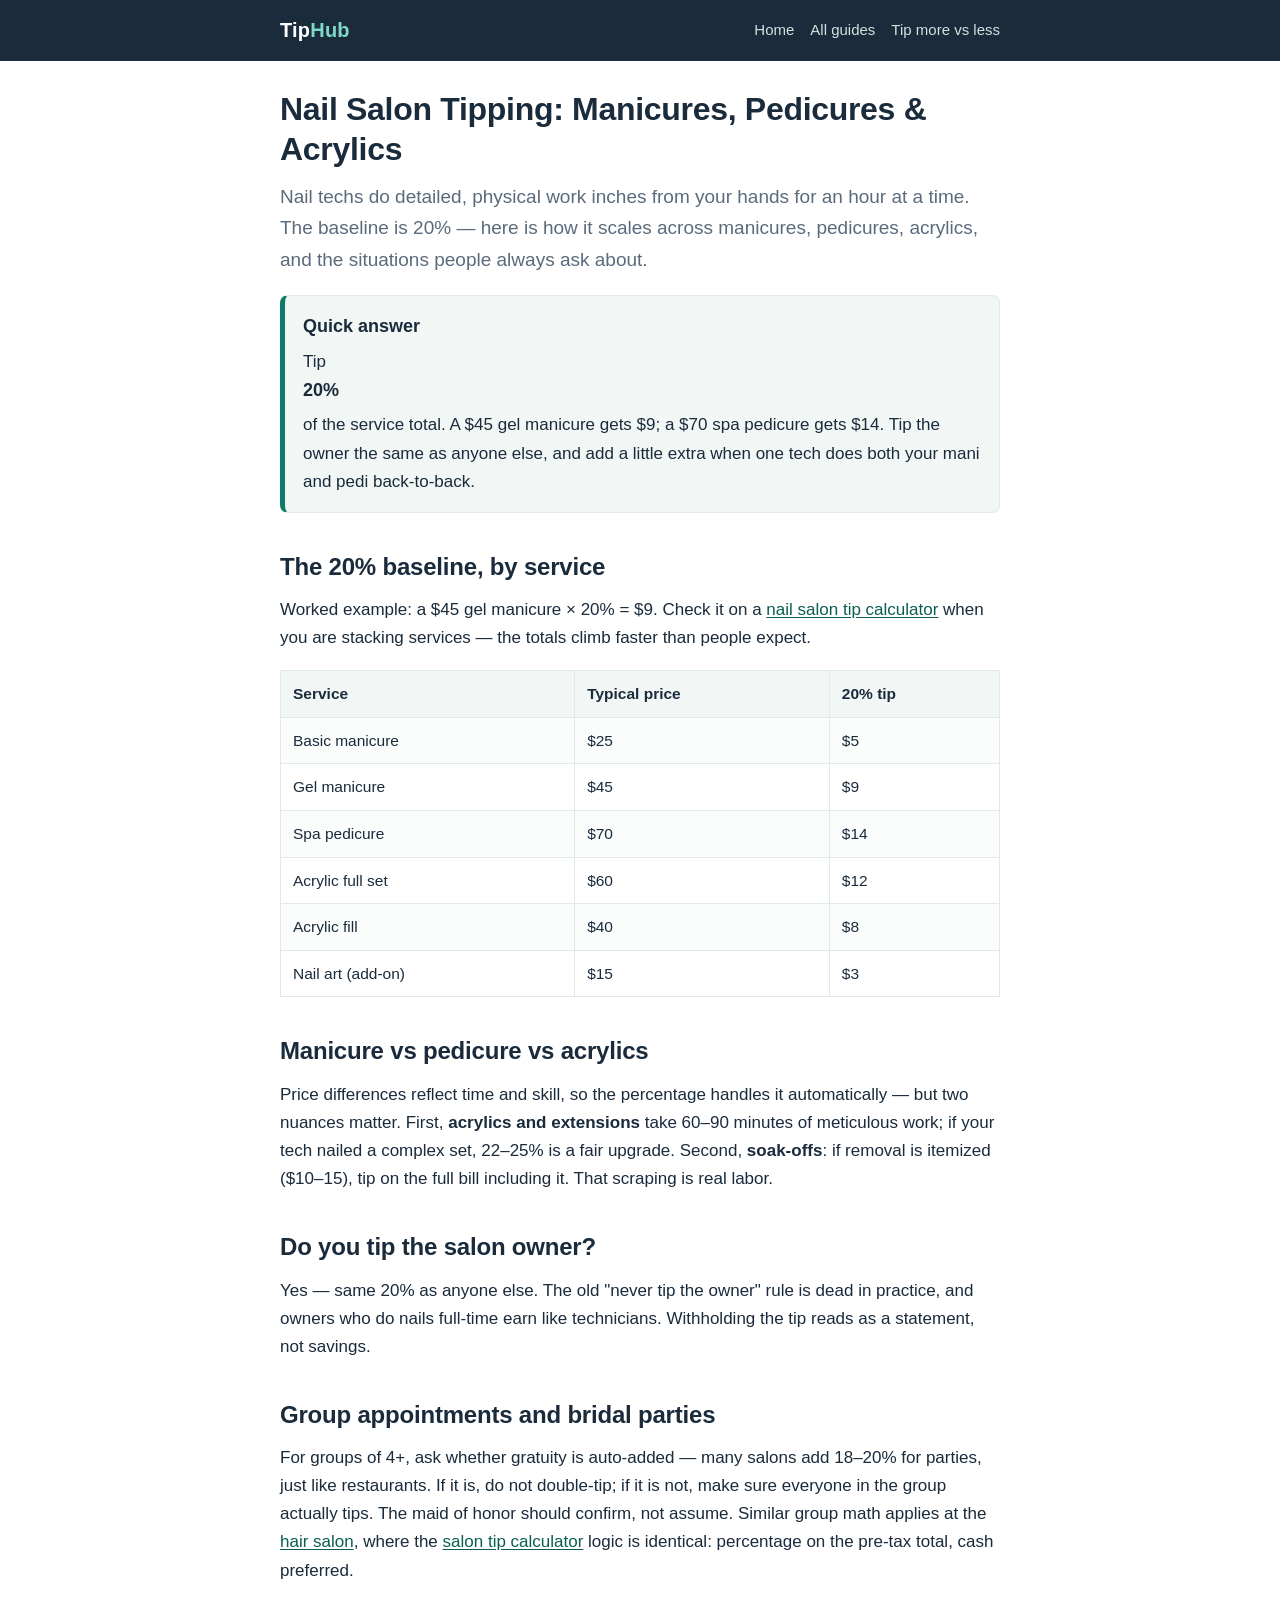
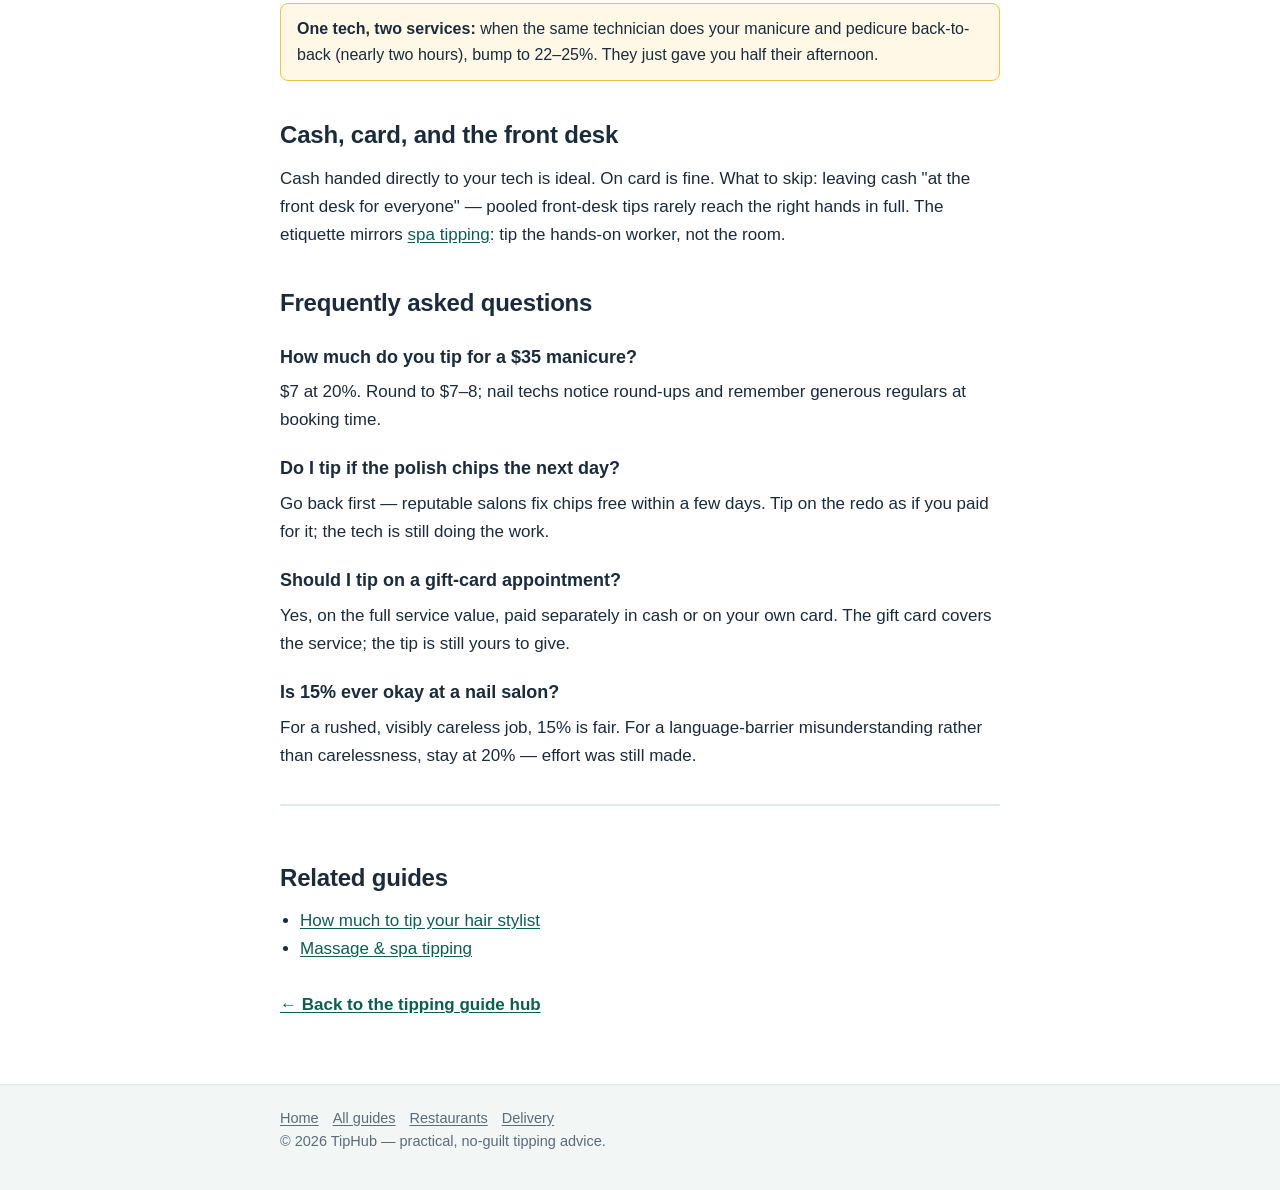
<file: nail-salon-tipping.html>
<!DOCTYPE html>
<html lang="en">
<head>
<meta charset="utf-8">
<meta name="viewport" content="width=device-width, initial-scale=1">
<title>Nail Salon Tipping: Manicures, Pedicures &amp; More</title>
<meta name="description" content="How much to tip at the nail salon: the 20% baseline for manicures, pedicures, and acrylics, plus owner tipping and group appointment etiquette.">
<link rel="canonical" href="https://tip-hub-chi.vercel.app/nail-salon-tipping.html">
<link rel="stylesheet" href="style.css">
</head>
<body>
<header class="site-header"><div class="wrap">
<a class="brand" href="index.html">Tip<span>Hub</span></a>
<nav class="site-nav"><a href="index.html">Home</a><a href="index.html#guides">All guides</a><a href="guide-2.html">Tip more vs less</a></nav>
</div></header>
<main><div class="wrap"><article>
<h1>Nail Salon Tipping: Manicures, Pedicures &amp; Acrylics</h1>
<p class="lede">Nail techs do detailed, physical work inches from your hands for an hour at a time. The baseline is 20% — here is how it scales across manicures, pedicures, acrylics, and the situations people always ask about.</p>

<div class="quick-answer">
<strong>Quick answer</strong>
Tip <strong>20%</strong> of the service total. A $45 gel manicure gets $9; a $70 spa pedicure gets $14. Tip the owner the same as anyone else, and add a little extra when one tech does both your mani and pedi back-to-back.
</div>

<h2>The 20% baseline, by service</h2>
<p>Worked example: a $45 gel manicure × 20% = $9. Check it on a <a href="https://tipcalculatorpro.com/nail-salon-tip-calculator/">nail salon tip calculator</a> when you are stacking services — the totals climb faster than people expect.</p>
<table>
<tr><th>Service</th><th>Typical price</th><th>20% tip</th></tr>
<tr><td>Basic manicure</td><td>$25</td><td>$5</td></tr>
<tr><td>Gel manicure</td><td>$45</td><td>$9</td></tr>
<tr><td>Spa pedicure</td><td>$70</td><td>$14</td></tr>
<tr><td>Acrylic full set</td><td>$60</td><td>$12</td></tr>
<tr><td>Acrylic fill</td><td>$40</td><td>$8</td></tr>
<tr><td>Nail art (add-on)</td><td>$15</td><td>$3</td></tr>
</table>

<h2>Manicure vs pedicure vs acrylics</h2>
<p>Price differences reflect time and skill, so the percentage handles it automatically — but two nuances matter. First, <strong>acrylics and extensions</strong> take 60–90 minutes of meticulous work; if your tech nailed a complex set, 22–25% is a fair upgrade. Second, <strong>soak-offs</strong>: if removal is itemized ($10–15), tip on the full bill including it. That scraping is real labor.</p>

<h2>Do you tip the salon owner?</h2>
<p>Yes — same 20% as anyone else. The old "never tip the owner" rule is dead in practice, and owners who do nails full-time earn like technicians. Withholding the tip reads as a statement, not savings.</p>

<h2>Group appointments and bridal parties</h2>
<p>For groups of 4+, ask whether gratuity is auto-added — many salons add 18–20% for parties, just like restaurants. If it is, do not double-tip; if it is not, make sure everyone in the group actually tips. The maid of honor should confirm, not assume. Similar group math applies at the <a href="hair-salon-tipping.html">hair salon</a>, where the <a href="https://tipcalculatorpro.com/hair-stylist-tip-calculator/">salon tip calculator</a> logic is identical: percentage on the pre-tax total, cash preferred.</p>
<div class="warn"><strong>One tech, two services:</strong> when the same technician does your manicure and pedicure back-to-back (nearly two hours), bump to 22–25%. They just gave you half their afternoon.</div>

<h2>Cash, card, and the front desk</h2>
<p>Cash handed directly to your tech is ideal. On card is fine. What to skip: leaving cash "at the front desk for everyone" — pooled front-desk tips rarely reach the right hands in full. The etiquette mirrors <a href="massage-spa-tipping.html">spa tipping</a>: tip the hands-on worker, not the room.</p>

<section class="faq">
<h2>Frequently asked questions</h2>
<h3>How much do you tip for a $35 manicure?</h3>
<p>$7 at 20%. Round to $7–8; nail techs notice round-ups and remember generous regulars at booking time.</p>
<h3>Do I tip if the polish chips the next day?</h3>
<p>Go back first — reputable salons fix chips free within a few days. Tip on the redo as if you paid for it; the tech is still doing the work.</p>
<h3>Should I tip on a gift-card appointment?</h3>
<p>Yes, on the full service value, paid separately in cash or on your own card. The gift card covers the service; the tip is still yours to give.</p>
<h3>Is 15% ever okay at a nail salon?</h3>
<p>For a rushed, visibly careless job, 15% is fair. For a language-barrier misunderstanding rather than carelessness, stay at 20% — effort was still made.</p>
</section>

<div class="related">
<h2>Related guides</h2>
<ul>
<li><a href="hair-salon-tipping.html">How much to tip your hair stylist</a></li>
<li><a href="massage-spa-tipping.html">Massage &amp; spa tipping</a></li>
</ul>
<p class="back-hub"><a href="index.html">← Back to the tipping guide hub</a></p>
</div>
</article></div></main>
<footer class="site-footer"><div class="wrap">
<nav><a href="index.html">Home</a><a href="index.html#guides">All guides</a><a href="restaurant-tipping-guide.html">Restaurants</a><a href="food-delivery-tipping.html">Delivery</a></nav>
<p>© 2026 TipHub — practical, no-guilt tipping advice.</p>
</div></footer>
</body>
</html>
</file>
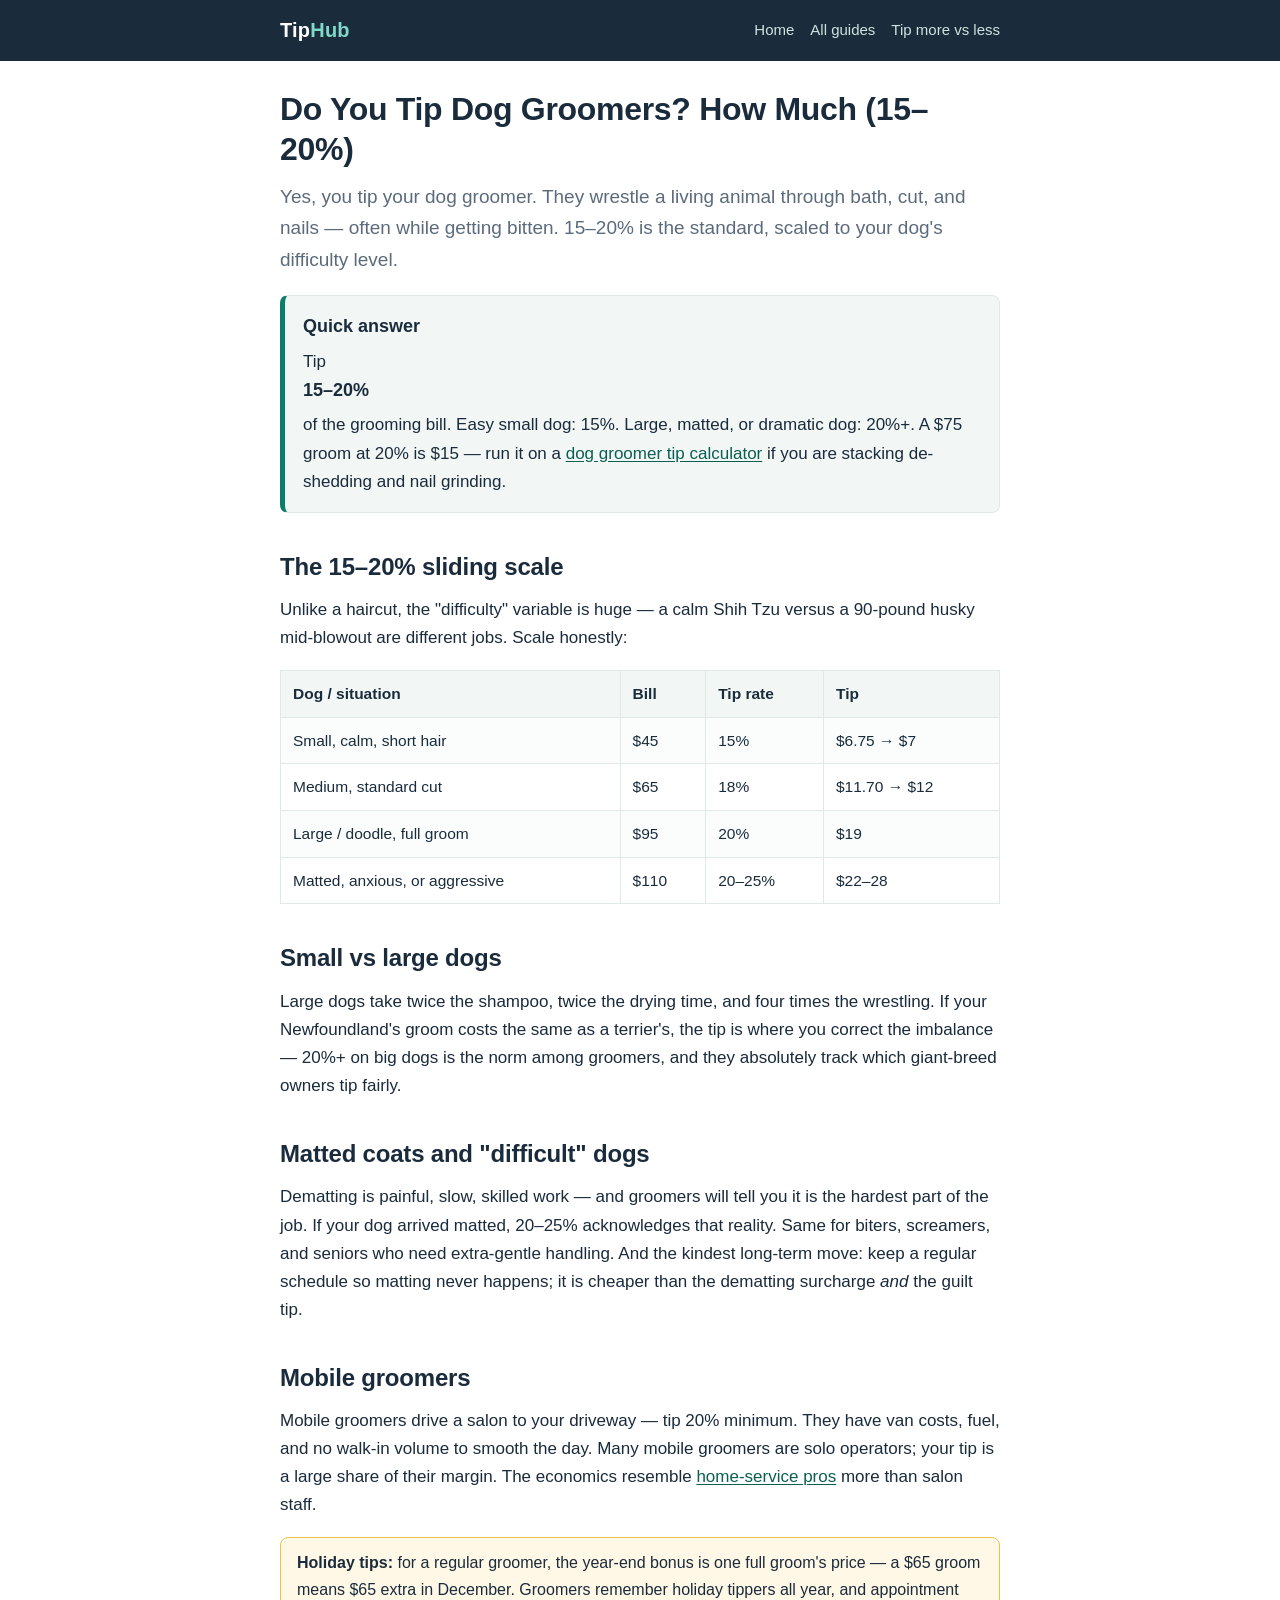
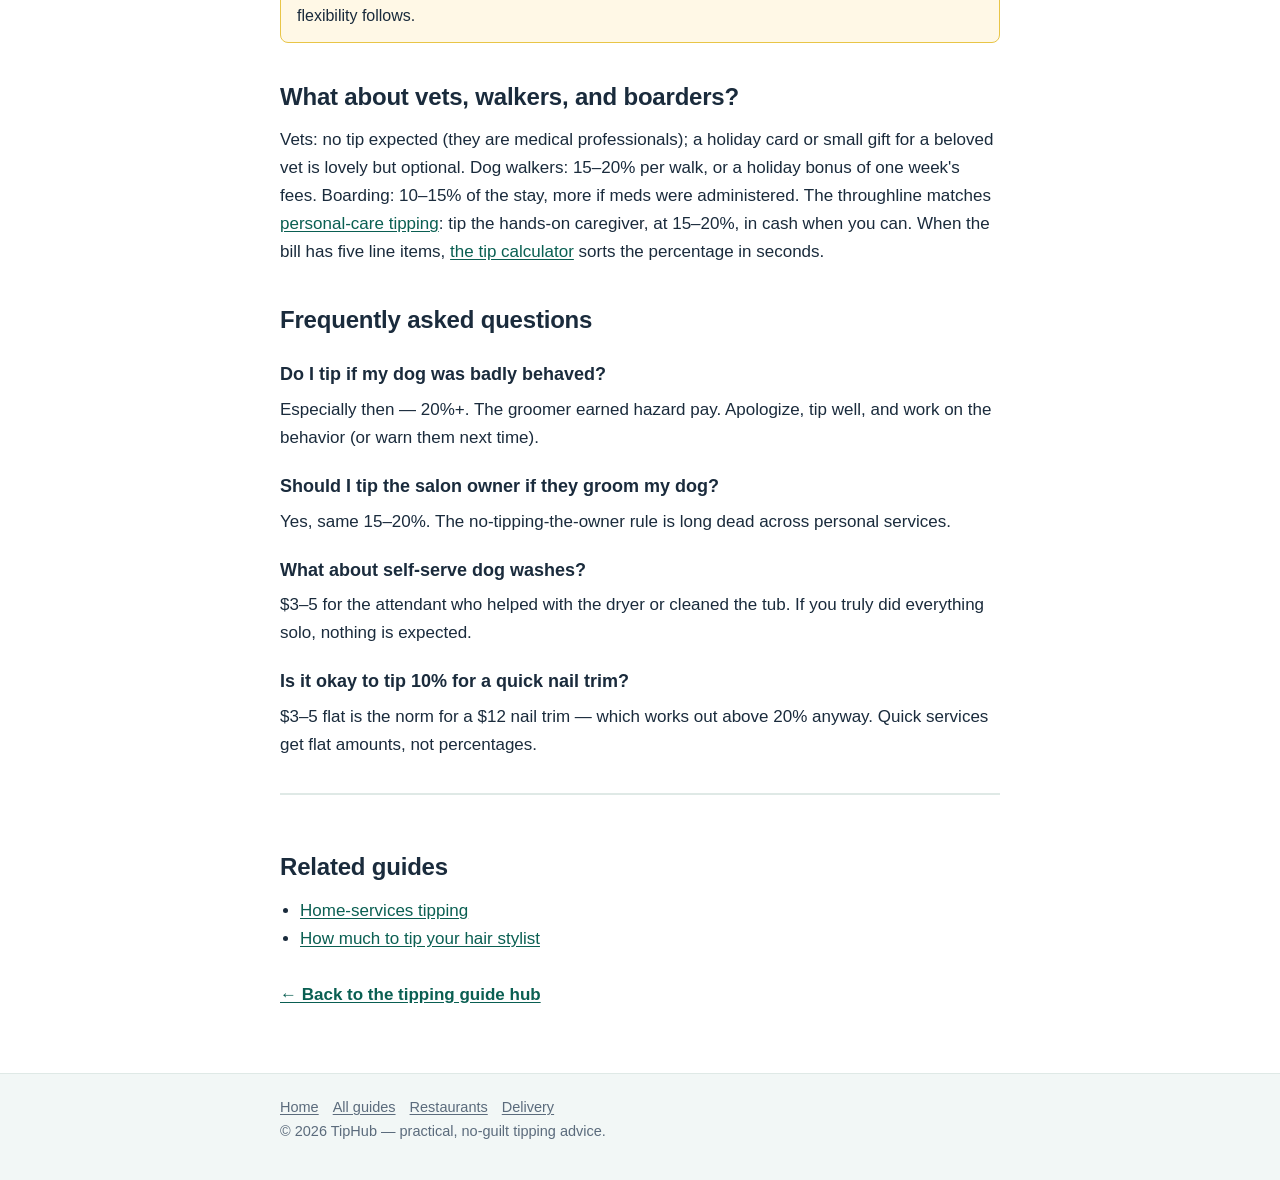
<file: pet-care-tipping.html>
<!DOCTYPE html>
<html lang="en">
<head>
<meta charset="utf-8">
<meta name="viewport" content="width=device-width, initial-scale=1">
<title>Do You Tip Dog Groomers? How Much (15–20%)</title>
<meta name="description" content="Should you tip your dog groomer? Yes — 15–20% is the standard. Small vs large dogs, holiday tips, mobile groomers, and tricky situations solved.">
<link rel="canonical" href="https://tip-hub-chi.vercel.app/pet-care-tipping.html">
<link rel="stylesheet" href="style.css">
</head>
<body>
<header class="site-header"><div class="wrap">
<a class="brand" href="index.html">Tip<span>Hub</span></a>
<nav class="site-nav"><a href="index.html">Home</a><a href="index.html#guides">All guides</a><a href="guide-2.html">Tip more vs less</a></nav>
</div></header>
<main><div class="wrap"><article>
<h1>Do You Tip Dog Groomers? How Much (15–20%)</h1>
<p class="lede">Yes, you tip your dog groomer. They wrestle a living animal through bath, cut, and nails — often while getting bitten. 15–20% is the standard, scaled to your dog's difficulty level.</p>

<div class="quick-answer">
<strong>Quick answer</strong>
Tip <strong>15–20%</strong> of the grooming bill. Easy small dog: 15%. Large, matted, or dramatic dog: 20%+. A $75 groom at 20% is $15 — run it on a <a href="https://tipcalculatorpro.com/dog-groomer-tip-calculator/">dog groomer tip calculator</a> if you are stacking de-shedding and nail grinding.
</div>

<h2>The 15–20% sliding scale</h2>
<p>Unlike a haircut, the "difficulty" variable is huge — a calm Shih Tzu versus a 90-pound husky mid-blowout are different jobs. Scale honestly:</p>
<table>
<tr><th>Dog / situation</th><th>Bill</th><th>Tip rate</th><th>Tip</th></tr>
<tr><td>Small, calm, short hair</td><td>$45</td><td>15%</td><td>$6.75 → $7</td></tr>
<tr><td>Medium, standard cut</td><td>$65</td><td>18%</td><td>$11.70 → $12</td></tr>
<tr><td>Large / doodle, full groom</td><td>$95</td><td>20%</td><td>$19</td></tr>
<tr><td>Matted, anxious, or aggressive</td><td>$110</td><td>20–25%</td><td>$22–28</td></tr>
</table>

<h2>Small vs large dogs</h2>
<p>Large dogs take twice the shampoo, twice the drying time, and four times the wrestling. If your Newfoundland's groom costs the same as a terrier's, the tip is where you correct the imbalance — 20%+ on big dogs is the norm among groomers, and they absolutely track which giant-breed owners tip fairly.</p>

<h2>Matted coats and "difficult" dogs</h2>
<p>Dematting is painful, slow, skilled work — and groomers will tell you it is the hardest part of the job. If your dog arrived matted, 20–25% acknowledges that reality. Same for biters, screamers, and seniors who need extra-gentle handling. And the kindest long-term move: keep a regular schedule so matting never happens; it is cheaper than the dematting surcharge <em>and</em> the guilt tip.</p>

<h2>Mobile groomers</h2>
<p>Mobile groomers drive a salon to your driveway — tip 20% minimum. They have van costs, fuel, and no walk-in volume to smooth the day. Many mobile groomers are solo operators; your tip is a large share of their margin. The economics resemble <a href="home-services-tipping.html">home-service pros</a> more than salon staff.</p>
<div class="warn"><strong>Holiday tips:</strong> for a regular groomer, the year-end bonus is one full groom's price — a $65 groom means $65 extra in December. Groomers remember holiday tippers all year, and appointment flexibility follows.</div>

<h2>What about vets, walkers, and boarders?</h2>
<p>Vets: no tip expected (they are medical professionals); a holiday card or small gift for a beloved vet is lovely but optional. Dog walkers: 15–20% per walk, or a holiday bonus of one week's fees. Boarding: 10–15% of the stay, more if meds were administered. The throughline matches <a href="hair-salon-tipping.html">personal-care tipping</a>: tip the hands-on caregiver, at 15–20%, in cash when you can. When the bill has five line items, <a href="https://tipcalculatorpro.com/">the tip calculator</a> sorts the percentage in seconds.</p>

<section class="faq">
<h2>Frequently asked questions</h2>
<h3>Do I tip if my dog was badly behaved?</h3>
<p>Especially then — 20%+. The groomer earned hazard pay. Apologize, tip well, and work on the behavior (or warn them next time).</p>
<h3>Should I tip the salon owner if they groom my dog?</h3>
<p>Yes, same 15–20%. The no-tipping-the-owner rule is long dead across personal services.</p>
<h3>What about self-serve dog washes?</h3>
<p>$3–5 for the attendant who helped with the dryer or cleaned the tub. If you truly did everything solo, nothing is expected.</p>
<h3>Is it okay to tip 10% for a quick nail trim?</h3>
<p>$3–5 flat is the norm for a $12 nail trim — which works out above 20% anyway. Quick services get flat amounts, not percentages.</p>
</section>

<div class="related">
<h2>Related guides</h2>
<ul>
<li><a href="home-services-tipping.html">Home-services tipping</a></li>
<li><a href="hair-salon-tipping.html">How much to tip your hair stylist</a></li>
</ul>
<p class="back-hub"><a href="index.html">← Back to the tipping guide hub</a></p>
</div>
</article></div></main>
<footer class="site-footer"><div class="wrap">
<nav><a href="index.html">Home</a><a href="index.html#guides">All guides</a><a href="restaurant-tipping-guide.html">Restaurants</a><a href="food-delivery-tipping.html">Delivery</a></nav>
<p>© 2026 TipHub — practical, no-guilt tipping advice.</p>
</div></footer>
</body>
</html>
</file>
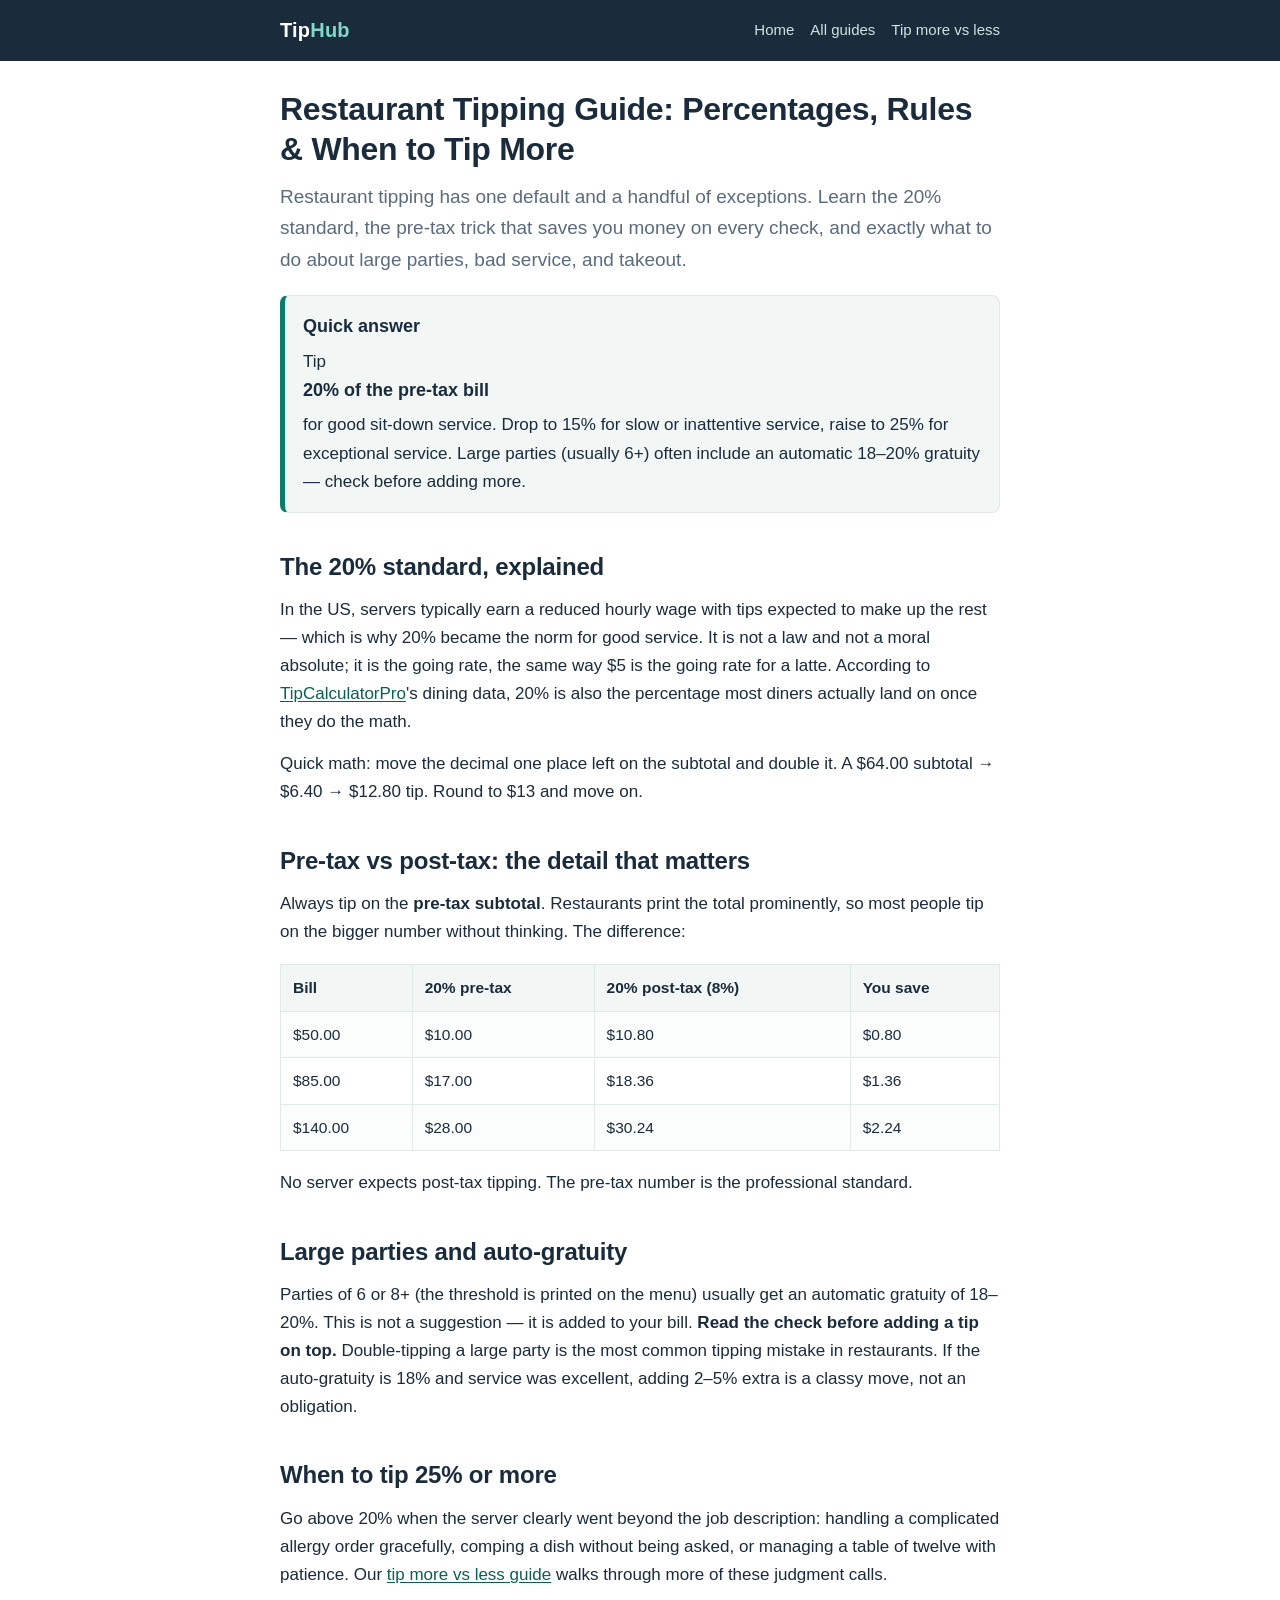
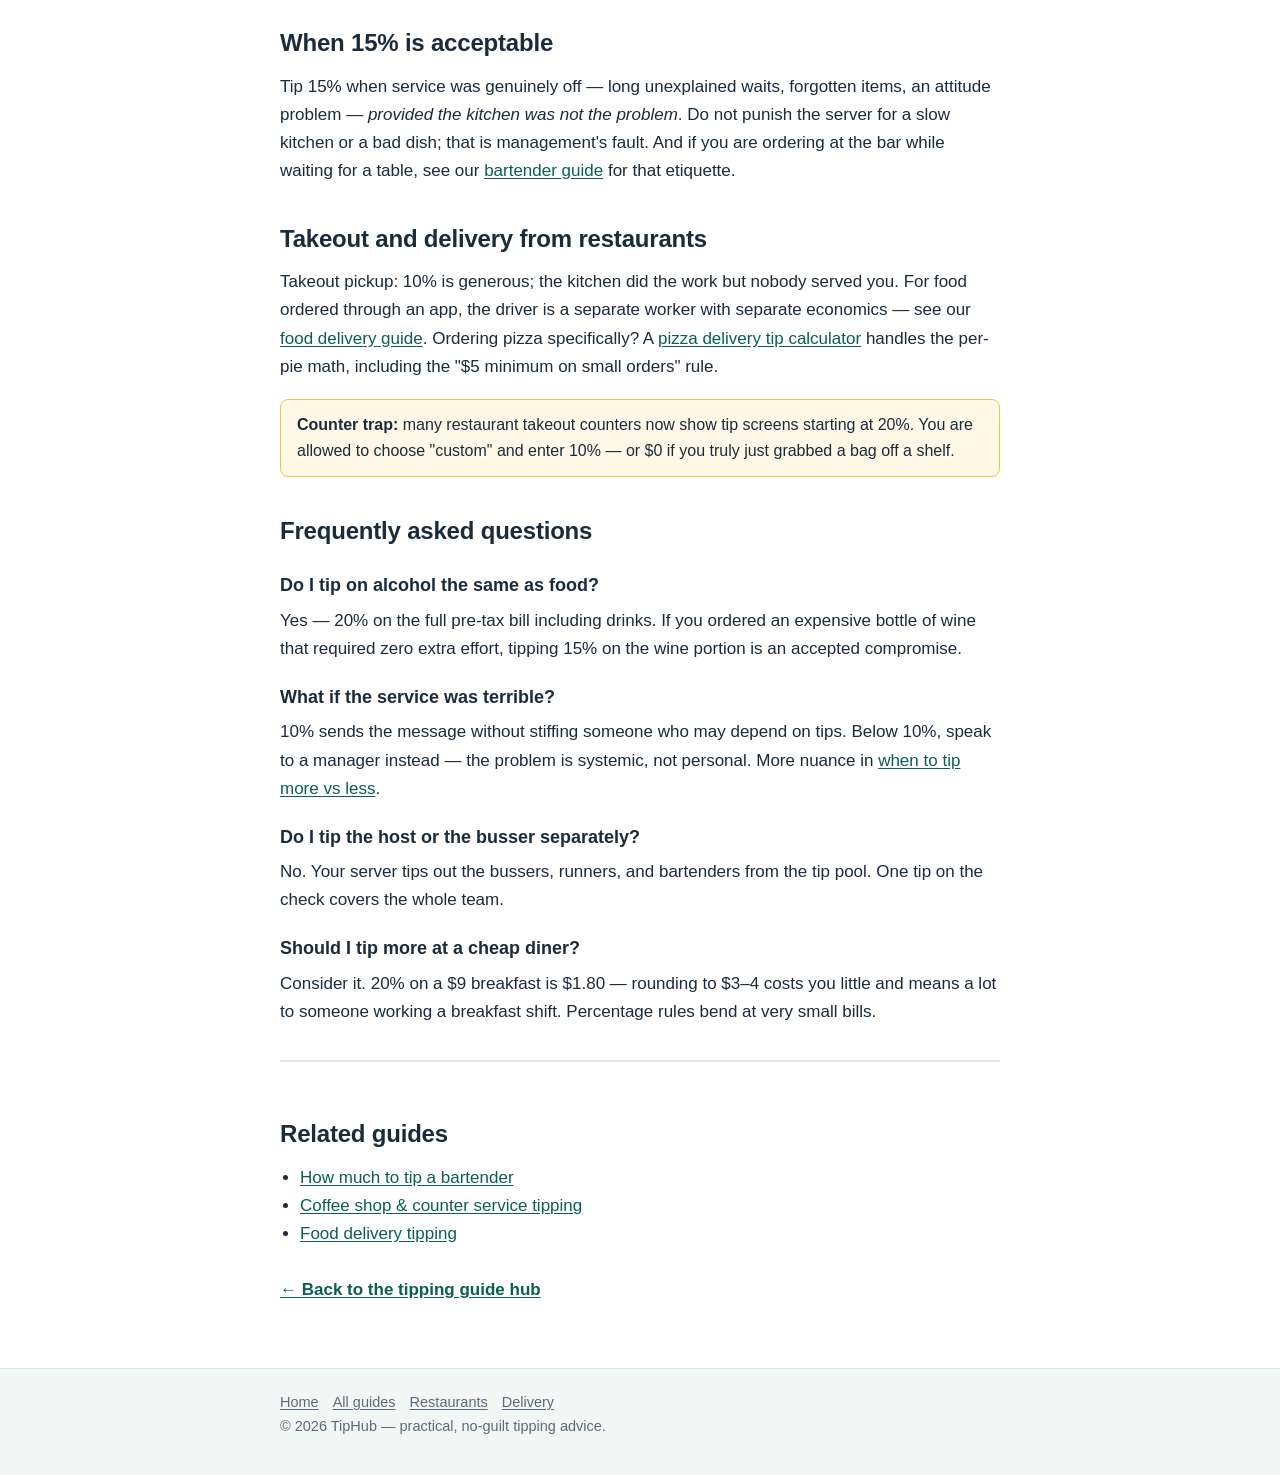
<file: restaurant-tipping-guide.html>
<!DOCTYPE html>
<html lang="en">
<head>
<meta charset="utf-8">
<meta name="viewport" content="width=device-width, initial-scale=1">
<title>Restaurant Tipping Guide: Percentages &amp; Rules</title>
<meta name="description" content="How much to tip at restaurants: the 20% standard, pre-tax vs post-tax math, large parties and auto-gratuity, plus when to tip more or less with confidence.">
<link rel="canonical" href="https://tip-hub-chi.vercel.app/restaurant-tipping-guide.html">
<link rel="stylesheet" href="style.css">
</head>
<body>
<header class="site-header"><div class="wrap">
<a class="brand" href="index.html">Tip<span>Hub</span></a>
<nav class="site-nav"><a href="index.html">Home</a><a href="index.html#guides">All guides</a><a href="guide-2.html">Tip more vs less</a></nav>
</div></header>
<main><div class="wrap"><article>
<h1>Restaurant Tipping Guide: Percentages, Rules &amp; When to Tip More</h1>
<p class="lede">Restaurant tipping has one default and a handful of exceptions. Learn the 20% standard, the pre-tax trick that saves you money on every check, and exactly what to do about large parties, bad service, and takeout.</p>

<div class="quick-answer">
<strong>Quick answer</strong>
Tip <strong>20% of the pre-tax bill</strong> for good sit-down service. Drop to 15% for slow or inattentive service, raise to 25% for exceptional service. Large parties (usually 6+) often include an automatic 18–20% gratuity — check before adding more.
</div>

<h2>The 20% standard, explained</h2>
<p>In the US, servers typically earn a reduced hourly wage with tips expected to make up the rest — which is why 20% became the norm for good service. It is not a law and not a moral absolute; it is the going rate, the same way $5 is the going rate for a latte. According to <a href="https://tipcalculatorpro.com/">TipCalculatorPro</a>'s dining data, 20% is also the percentage most diners actually land on once they do the math.</p>
<p>Quick math: move the decimal one place left on the subtotal and double it. A $64.00 subtotal → $6.40 → $12.80 tip. Round to $13 and move on.</p>

<h2>Pre-tax vs post-tax: the detail that matters</h2>
<p>Always tip on the <strong>pre-tax subtotal</strong>. Restaurants print the total prominently, so most people tip on the bigger number without thinking. The difference:</p>
<table>
<tr><th>Bill</th><th>20% pre-tax</th><th>20% post-tax (8%)</th><th>You save</th></tr>
<tr><td>$50.00</td><td>$10.00</td><td>$10.80</td><td>$0.80</td></tr>
<tr><td>$85.00</td><td>$17.00</td><td>$18.36</td><td>$1.36</td></tr>
<tr><td>$140.00</td><td>$28.00</td><td>$30.24</td><td>$2.24</td></tr>
</table>
<p>No server expects post-tax tipping. The pre-tax number is the professional standard.</p>

<h2>Large parties and auto-gratuity</h2>
<p>Parties of 6 or 8+ (the threshold is printed on the menu) usually get an automatic gratuity of 18–20%. This is not a suggestion — it is added to your bill. <strong>Read the check before adding a tip on top.</strong> Double-tipping a large party is the most common tipping mistake in restaurants. If the auto-gratuity is 18% and service was excellent, adding 2–5% extra is a classy move, not an obligation.</p>

<h2>When to tip 25% or more</h2>
<p>Go above 20% when the server clearly went beyond the job description: handling a complicated allergy order gracefully, comping a dish without being asked, or managing a table of twelve with patience. Our <a href="guide-2.html">tip more vs less guide</a> walks through more of these judgment calls.</p>

<h2>When 15% is acceptable</h2>
<p>Tip 15% when service was genuinely off — long unexplained waits, forgotten items, an attitude problem — <em>provided the kitchen was not the problem</em>. Do not punish the server for a slow kitchen or a bad dish; that is management's fault. And if you are ordering at the bar while waiting for a table, see our <a href="bartender-tipping-guide.html">bartender guide</a> for that etiquette.</p>

<h2>Takeout and delivery from restaurants</h2>
<p>Takeout pickup: 10% is generous; the kitchen did the work but nobody served you. For food ordered through an app, the driver is a separate worker with separate economics — see our <a href="food-delivery-tipping.html">food delivery guide</a>. Ordering pizza specifically? A <a href="https://tipcalculatorpro.com/pizza-delivery-tip-calculator/">pizza delivery tip calculator</a> handles the per-pie math, including the "$5 minimum on small orders" rule.</p>
<div class="warn"><strong>Counter trap:</strong> many restaurant takeout counters now show tip screens starting at 20%. You are allowed to choose "custom" and enter 10% — or $0 if you truly just grabbed a bag off a shelf.</div>

<section class="faq">
<h2>Frequently asked questions</h2>
<h3>Do I tip on alcohol the same as food?</h3>
<p>Yes — 20% on the full pre-tax bill including drinks. If you ordered an expensive bottle of wine that required zero extra effort, tipping 15% on the wine portion is an accepted compromise.</p>
<h3>What if the service was terrible?</h3>
<p>10% sends the message without stiffing someone who may depend on tips. Below 10%, speak to a manager instead — the problem is systemic, not personal. More nuance in <a href="guide-2.html">when to tip more vs less</a>.</p>
<h3>Do I tip the host or the busser separately?</h3>
<p>No. Your server tips out the bussers, runners, and bartenders from the tip pool. One tip on the check covers the whole team.</p>
<h3>Should I tip more at a cheap diner?</h3>
<p>Consider it. 20% on a $9 breakfast is $1.80 — rounding to $3–4 costs you little and means a lot to someone working a breakfast shift. Percentage rules bend at very small bills.</p>
</section>

<div class="related">
<h2>Related guides</h2>
<ul>
<li><a href="bartender-tipping-guide.html">How much to tip a bartender</a></li>
<li><a href="guide-3.html">Coffee shop &amp; counter service tipping</a></li>
<li><a href="food-delivery-tipping.html">Food delivery tipping</a></li>
</ul>
<p class="back-hub"><a href="index.html">← Back to the tipping guide hub</a></p>
</div>
</article></div></main>
<footer class="site-footer"><div class="wrap">
<nav><a href="index.html">Home</a><a href="index.html#guides">All guides</a><a href="restaurant-tipping-guide.html">Restaurants</a><a href="food-delivery-tipping.html">Delivery</a></nav>
<p>© 2026 TipHub — practical, no-guilt tipping advice.</p>
</div></footer>
</body>
</html>
</file>
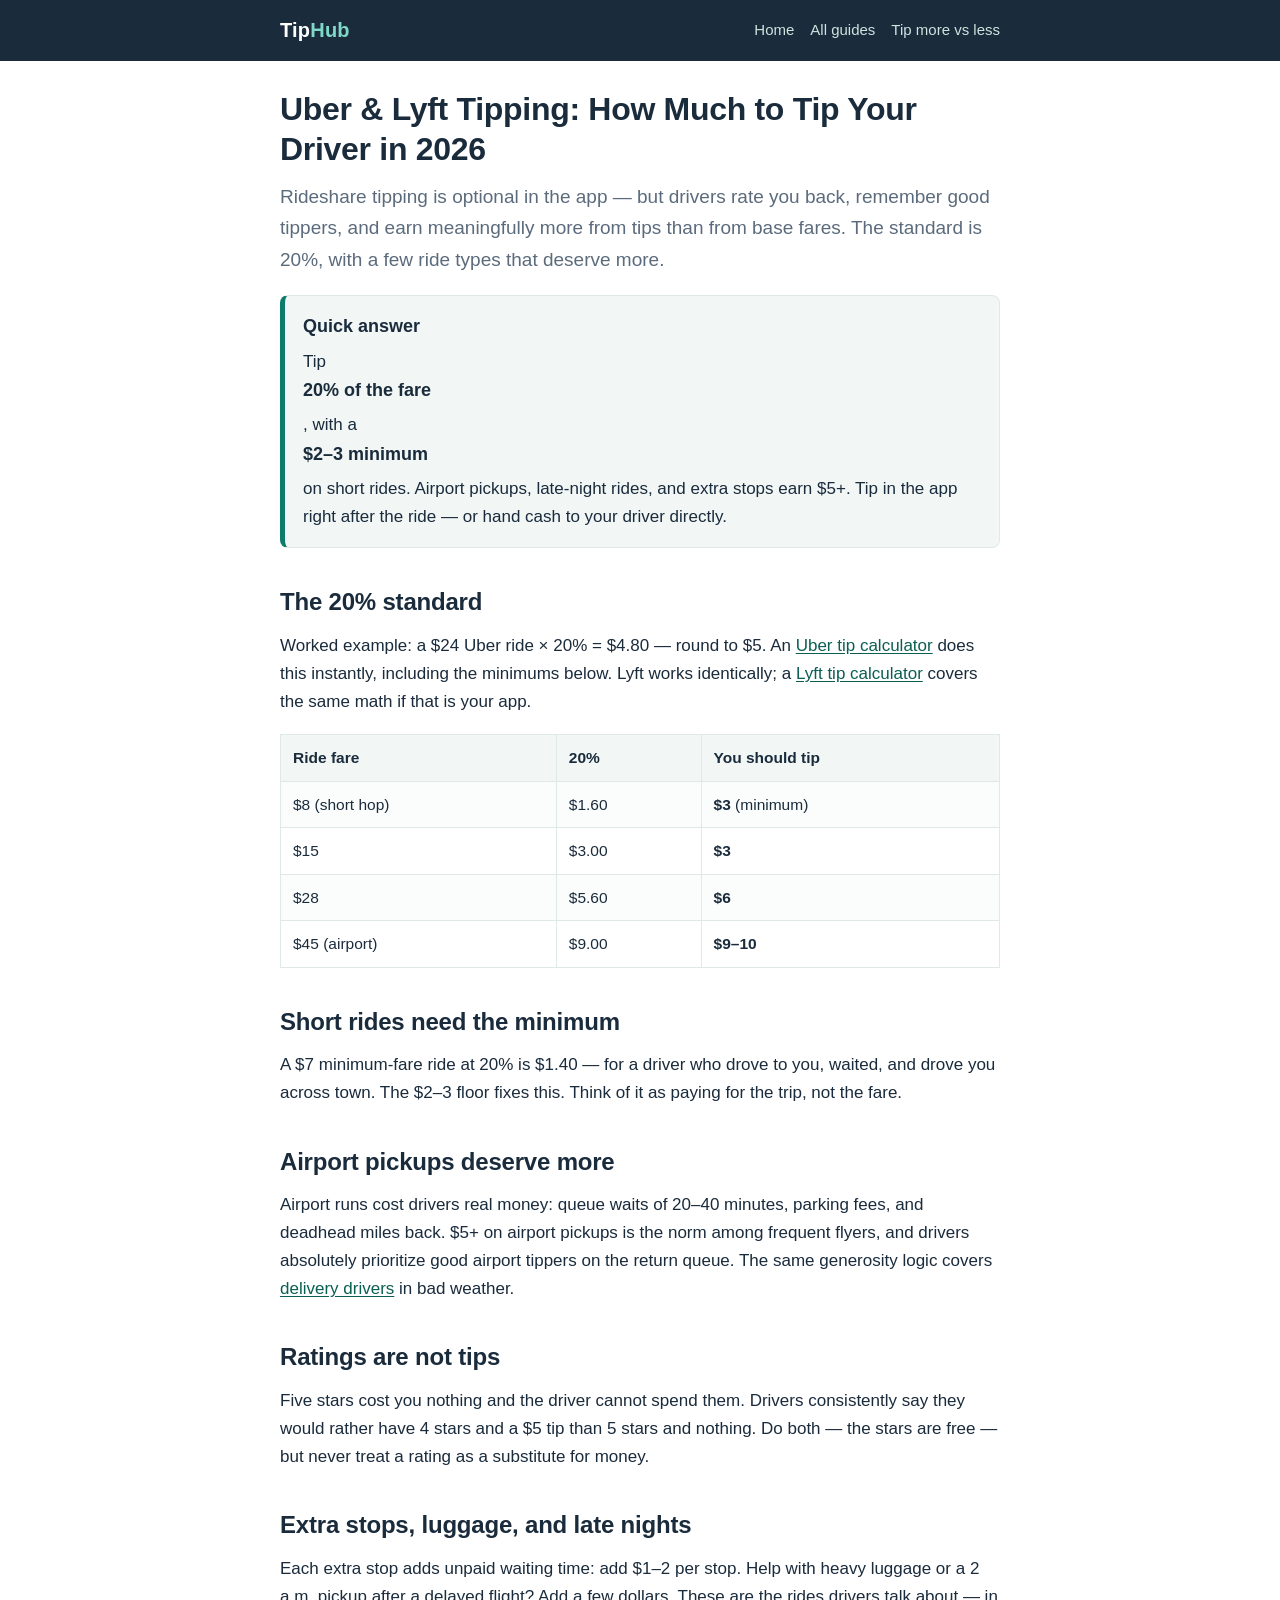
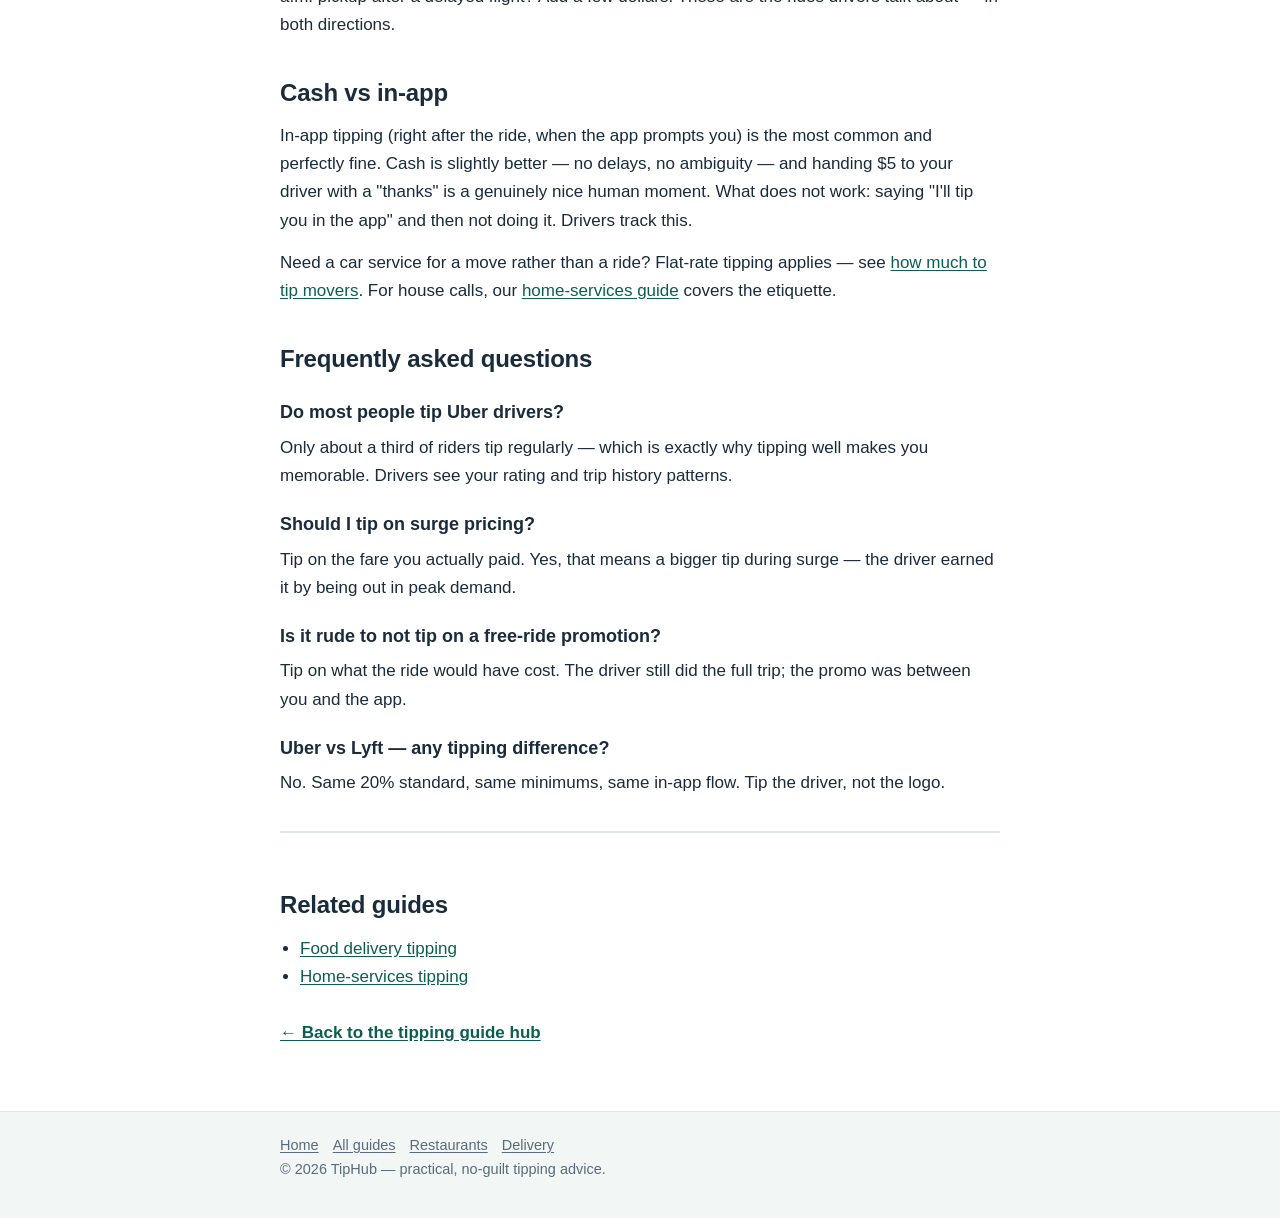
<file: rideshare-tipping.html>
<!DOCTYPE html>
<html lang="en">
<head>
<meta charset="utf-8">
<meta name="viewport" content="width=device-width, initial-scale=1">
<title>Uber &amp; Lyft Tipping: How Much to Tip Drivers</title>
<meta name="description" content="How much to tip Uber and Lyft drivers: the 20% standard, short vs long rides, airport pickups, ratings vs tips, plus cash vs in-app options today.">
<link rel="canonical" href="https://tip-hub-chi.vercel.app/rideshare-tipping.html">
<link rel="stylesheet" href="style.css">
</head>
<body>
<header class="site-header"><div class="wrap">
<a class="brand" href="index.html">Tip<span>Hub</span></a>
<nav class="site-nav"><a href="index.html">Home</a><a href="index.html#guides">All guides</a><a href="guide-2.html">Tip more vs less</a></nav>
</div></header>
<main><div class="wrap"><article>
<h1>Uber &amp; Lyft Tipping: How Much to Tip Your Driver in 2026</h1>
<p class="lede">Rideshare tipping is optional in the app — but drivers rate you back, remember good tippers, and earn meaningfully more from tips than from base fares. The standard is 20%, with a few ride types that deserve more.</p>

<div class="quick-answer">
<strong>Quick answer</strong>
Tip <strong>20% of the fare</strong>, with a <strong>$2–3 minimum</strong> on short rides. Airport pickups, late-night rides, and extra stops earn $5+. Tip in the app right after the ride — or hand cash to your driver directly.
</div>

<h2>The 20% standard</h2>
<p>Worked example: a $24 Uber ride × 20% = $4.80 — round to $5. An <a href="https://tipcalculatorpro.com/uber-tip-calculator/">Uber tip calculator</a> does this instantly, including the minimums below. Lyft works identically; a <a href="https://tipcalculatorpro.com/lyft-tip-calculator/">Lyft tip calculator</a> covers the same math if that is your app.</p>
<table>
<tr><th>Ride fare</th><th>20%</th><th>You should tip</th></tr>
<tr><td>$8 (short hop)</td><td>$1.60</td><td><strong>$3</strong> (minimum)</td></tr>
<tr><td>$15</td><td>$3.00</td><td><strong>$3</strong></td></tr>
<tr><td>$28</td><td>$5.60</td><td><strong>$6</strong></td></tr>
<tr><td>$45 (airport)</td><td>$9.00</td><td><strong>$9–10</strong></td></tr>
</table>

<h2>Short rides need the minimum</h2>
<p>A $7 minimum-fare ride at 20% is $1.40 — for a driver who drove to you, waited, and drove you across town. The $2–3 floor fixes this. Think of it as paying for the trip, not the fare.</p>

<h2>Airport pickups deserve more</h2>
<p>Airport runs cost drivers real money: queue waits of 20–40 minutes, parking fees, and deadhead miles back. $5+ on airport pickups is the norm among frequent flyers, and drivers absolutely prioritize good airport tippers on the return queue. The same generosity logic covers <a href="food-delivery-tipping.html">delivery drivers</a> in bad weather.</p>

<h2>Ratings are not tips</h2>
<p>Five stars cost you nothing and the driver cannot spend them. Drivers consistently say they would rather have 4 stars and a $5 tip than 5 stars and nothing. Do both — the stars are free — but never treat a rating as a substitute for money.</p>

<h2>Extra stops, luggage, and late nights</h2>
<p>Each extra stop adds unpaid waiting time: add $1–2 per stop. Help with heavy luggage or a 2 a.m. pickup after a delayed flight? Add a few dollars. These are the rides drivers talk about — in both directions.</p>

<h2>Cash vs in-app</h2>
<p>In-app tipping (right after the ride, when the app prompts you) is the most common and perfectly fine. Cash is slightly better — no delays, no ambiguity — and handing $5 to your driver with a "thanks" is a genuinely nice human moment. What does not work: saying "I'll tip you in the app" and then not doing it. Drivers track this.</p>
<p>Need a car service for a move rather than a ride? Flat-rate tipping applies — see <a href="movers-tipping.html">how much to tip movers</a>. For house calls, our <a href="home-services-tipping.html">home-services guide</a> covers the etiquette.</p>

<section class="faq">
<h2>Frequently asked questions</h2>
<h3>Do most people tip Uber drivers?</h3>
<p>Only about a third of riders tip regularly — which is exactly why tipping well makes you memorable. Drivers see your rating and trip history patterns.</p>
<h3>Should I tip on surge pricing?</h3>
<p>Tip on the fare you actually paid. Yes, that means a bigger tip during surge — the driver earned it by being out in peak demand.</p>
<h3>Is it rude to not tip on a free-ride promotion?</h3>
<p>Tip on what the ride would have cost. The driver still did the full trip; the promo was between you and the app.</p>
<h3>Uber vs Lyft — any tipping difference?</h3>
<p>No. Same 20% standard, same minimums, same in-app flow. Tip the driver, not the logo.</p>
</section>

<div class="related">
<h2>Related guides</h2>
<ul>
<li><a href="food-delivery-tipping.html">Food delivery tipping</a></li>
<li><a href="home-services-tipping.html">Home-services tipping</a></li>
</ul>
<p class="back-hub"><a href="index.html">← Back to the tipping guide hub</a></p>
</div>
</article></div></main>
<footer class="site-footer"><div class="wrap">
<nav><a href="index.html">Home</a><a href="index.html#guides">All guides</a><a href="restaurant-tipping-guide.html">Restaurants</a><a href="food-delivery-tipping.html">Delivery</a></nav>
<p>© 2026 TipHub — practical, no-guilt tipping advice.</p>
</div></footer>
</body>
</html>
</file>
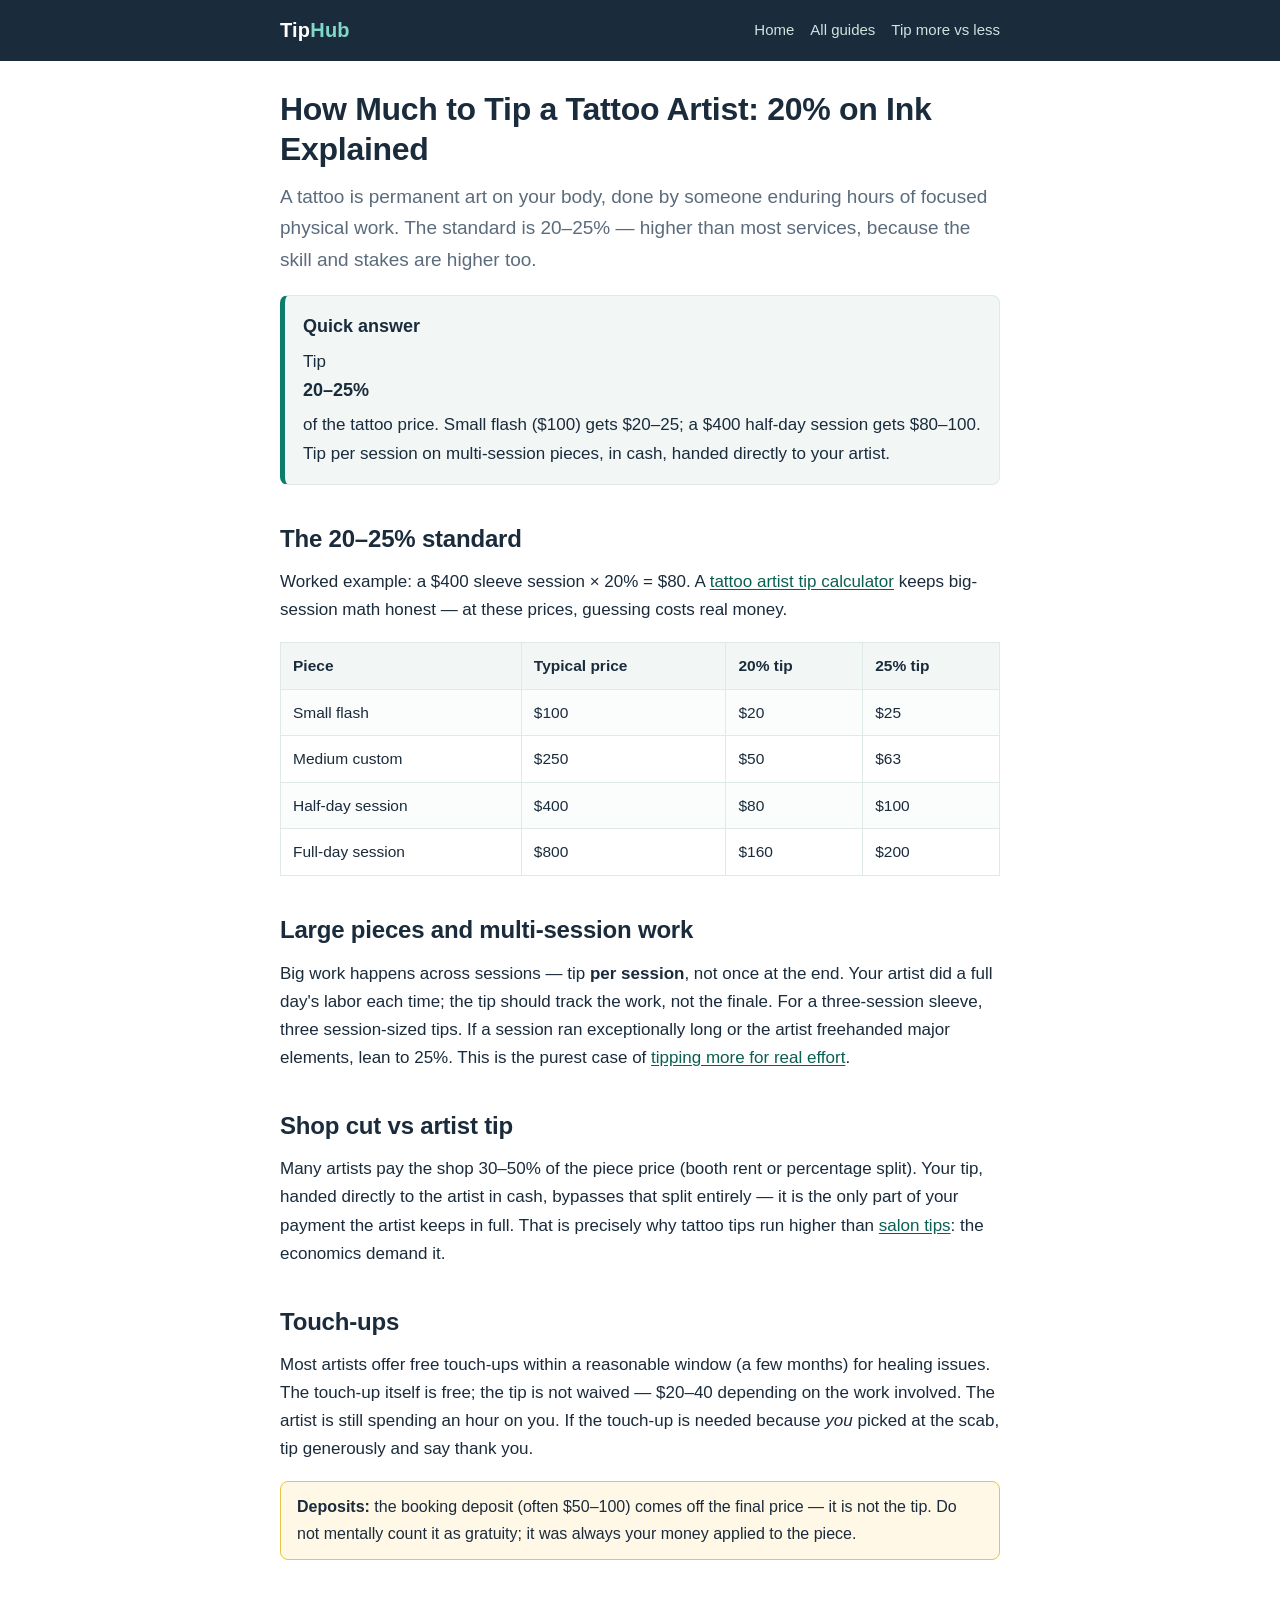
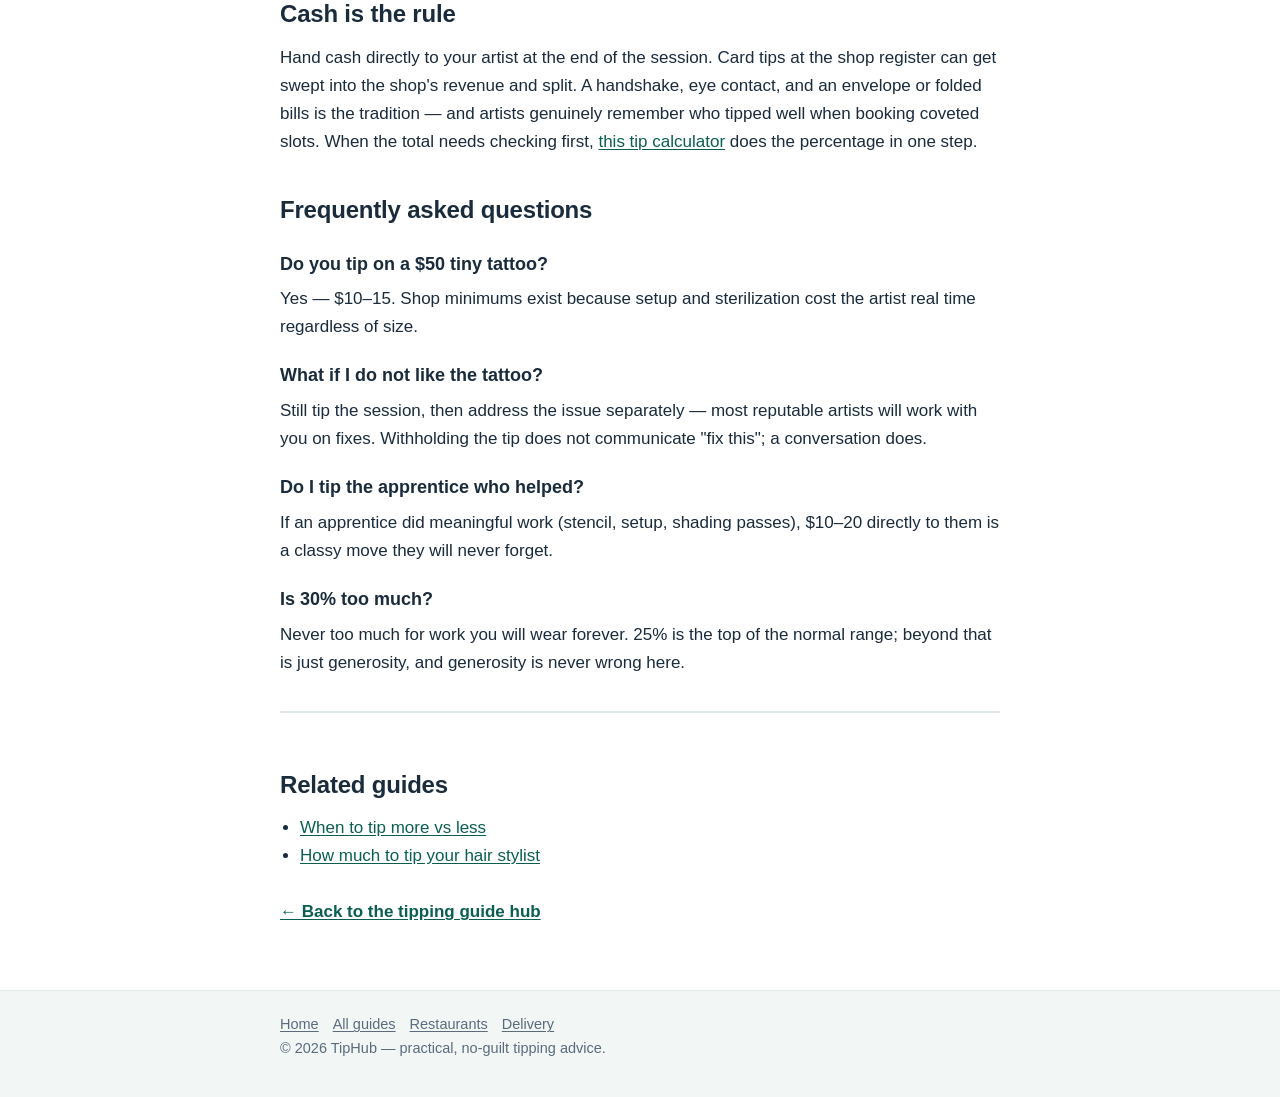
<file: tattoo-tipping.html>
<!DOCTYPE html>
<html lang="en">
<head>
<meta charset="utf-8">
<meta name="viewport" content="width=device-width, initial-scale=1">
<title>How Much to Tip a Tattoo Artist (20% Guide)</title>
<meta name="description" content="How much to tip your tattoo artist: the 20–25% standard for ink, large pieces and sessions, shop vs artist tips, and touch-up etiquette explained.">
<link rel="canonical" href="https://tip-hub-chi.vercel.app/tattoo-tipping.html">
<link rel="stylesheet" href="style.css">
</head>
<body>
<header class="site-header"><div class="wrap">
<a class="brand" href="index.html">Tip<span>Hub</span></a>
<nav class="site-nav"><a href="index.html">Home</a><a href="index.html#guides">All guides</a><a href="guide-2.html">Tip more vs less</a></nav>
</div></header>
<main><div class="wrap"><article>
<h1>How Much to Tip a Tattoo Artist: 20% on Ink Explained</h1>
<p class="lede">A tattoo is permanent art on your body, done by someone enduring hours of focused physical work. The standard is 20–25% — higher than most services, because the skill and stakes are higher too.</p>

<div class="quick-answer">
<strong>Quick answer</strong>
Tip <strong>20–25%</strong> of the tattoo price. Small flash ($100) gets $20–25; a $400 half-day session gets $80–100. Tip per session on multi-session pieces, in cash, handed directly to your artist.
</div>

<h2>The 20–25% standard</h2>
<p>Worked example: a $400 sleeve session × 20% = $80. A <a href="https://tipcalculatorpro.com/tattoo-tip-calculator/">tattoo artist tip calculator</a> keeps big-session math honest — at these prices, guessing costs real money.</p>
<table>
<tr><th>Piece</th><th>Typical price</th><th>20% tip</th><th>25% tip</th></tr>
<tr><td>Small flash</td><td>$100</td><td>$20</td><td>$25</td></tr>
<tr><td>Medium custom</td><td>$250</td><td>$50</td><td>$63</td></tr>
<tr><td>Half-day session</td><td>$400</td><td>$80</td><td>$100</td></tr>
<tr><td>Full-day session</td><td>$800</td><td>$160</td><td>$200</td></tr>
</table>

<h2>Large pieces and multi-session work</h2>
<p>Big work happens across sessions — tip <strong>per session</strong>, not once at the end. Your artist did a full day's labor each time; the tip should track the work, not the finale. For a three-session sleeve, three session-sized tips. If a session ran exceptionally long or the artist freehanded major elements, lean to 25%. This is the purest case of <a href="guide-2.html">tipping more for real effort</a>.</p>

<h2>Shop cut vs artist tip</h2>
<p>Many artists pay the shop 30–50% of the piece price (booth rent or percentage split). Your tip, handed directly to the artist in cash, bypasses that split entirely — it is the only part of your payment the artist keeps in full. That is precisely why tattoo tips run higher than <a href="hair-salon-tipping.html">salon tips</a>: the economics demand it.</p>

<h2>Touch-ups</h2>
<p>Most artists offer free touch-ups within a reasonable window (a few months) for healing issues. The touch-up itself is free; the tip is not waived — $20–40 depending on the work involved. The artist is still spending an hour on you. If the touch-up is needed because <em>you</em> picked at the scab, tip generously and say thank you.</p>
<div class="warn"><strong>Deposits:</strong> the booking deposit (often $50–100) comes off the final price — it is not the tip. Do not mentally count it as gratuity; it was always your money applied to the piece.</div>

<h2>Cash is the rule</h2>
<p>Hand cash directly to your artist at the end of the session. Card tips at the shop register can get swept into the shop's revenue and split. A handshake, eye contact, and an envelope or folded bills is the tradition — and artists genuinely remember who tipped well when booking coveted slots. When the total needs checking first, <a href="https://tipcalculatorpro.com/">this tip calculator</a> does the percentage in one step.</p>

<section class="faq">
<h2>Frequently asked questions</h2>
<h3>Do you tip on a $50 tiny tattoo?</h3>
<p>Yes — $10–15. Shop minimums exist because setup and sterilization cost the artist real time regardless of size.</p>
<h3>What if I do not like the tattoo?</h3>
<p>Still tip the session, then address the issue separately — most reputable artists will work with you on fixes. Withholding the tip does not communicate "fix this"; a conversation does.</p>
<h3>Do I tip the apprentice who helped?</h3>
<p>If an apprentice did meaningful work (stencil, setup, shading passes), $10–20 directly to them is a classy move they will never forget.</p>
<h3>Is 30% too much?</h3>
<p>Never too much for work you will wear forever. 25% is the top of the normal range; beyond that is just generosity, and generosity is never wrong here.</p>
</section>

<div class="related">
<h2>Related guides</h2>
<ul>
<li><a href="guide-2.html">When to tip more vs less</a></li>
<li><a href="hair-salon-tipping.html">How much to tip your hair stylist</a></li>
</ul>
<p class="back-hub"><a href="index.html">← Back to the tipping guide hub</a></p>
</div>
</article></div></main>
<footer class="site-footer"><div class="wrap">
<nav><a href="index.html">Home</a><a href="index.html#guides">All guides</a><a href="restaurant-tipping-guide.html">Restaurants</a><a href="food-delivery-tipping.html">Delivery</a></nav>
<p>© 2026 TipHub — practical, no-guilt tipping advice.</p>
</div></footer>
</body>
</html>
</file>
<file: style.css>
/* TipHub — shared stylesheet */
:root{
  --ink:#1a2b3c; --muted:#5b6b7c; --accent:#0e7c6b; --accent-dark:#0a5f52;
  --bg:#ffffff; --soft:#f2f7f6; --line:#dfe9e6; --warn-bg:#fff8e6; --warn-line:#e8c547;
}
*{box-sizing:border-box}
html{scroll-behavior:smooth}
body{margin:0;font-family:-apple-system,BlinkMacSystemFont,"Segoe UI",Roboto,Helvetica,Arial,sans-serif;
  color:var(--ink);background:var(--bg);line-height:1.65;font-size:17px}
.wrap{max-width:760px;margin:0 auto;padding:0 20px}
.site-header{background:var(--ink);color:#fff;padding:14px 0}
.site-header .wrap{display:flex;align-items:center;justify-content:space-between;gap:12px;flex-wrap:wrap}
.brand{color:#fff;text-decoration:none;font-weight:800;font-size:20px;letter-spacing:.2px}
.brand span{color:#7fd8c8}
.site-nav a{color:#cfe3df;text-decoration:none;margin-left:16px;font-size:15px}
.site-nav a:hover{color:#fff;text-decoration:underline}
main{padding:28px 0 10px}
h1{font-size:32px;line-height:1.25;margin:0 0 12px;letter-spacing:-.3px}
h2{font-size:24px;margin:34px 0 10px;letter-spacing:-.2px}
h3{font-size:19px;margin:22px 0 8px}
p{margin:0 0 14px}
.lede{font-size:19px;color:var(--muted)}
a{color:var(--accent-dark);text-decoration:underline;text-underline-offset:2px}
a:hover{color:var(--accent)}
.quick-answer{background:var(--soft);border:1px solid var(--line);border-left:5px solid var(--accent);
  border-radius:8px;padding:16px 18px;margin:20px 0}
.quick-answer strong{display:block;margin-bottom:6px;font-size:18px}
table{width:100%;border-collapse:collapse;margin:18px 0;font-size:15.5px}
th,td{text-align:left;padding:10px 12px;border:1px solid var(--line)}
th{background:var(--soft)}
tr:nth-child(even) td{background:#fafdfc}
.warn{background:var(--warn-bg);border:1px solid var(--warn-line);border-radius:8px;padding:12px 16px;margin:18px 0;font-size:16px}
.cards{display:grid;grid-template-columns:repeat(auto-fill,minmax(210px,1fr));gap:14px;margin:20px 0}
.card{border:1px solid var(--line);border-radius:10px;padding:16px;background:#fff;transition:box-shadow .15s}
.card:hover{box-shadow:0 4px 14px rgba(10,95,82,.12)}
.card h3{margin:0 0 6px;font-size:17px}
.card h3 a{text-decoration:none;color:var(--ink)}
.card p{margin:0;font-size:14.5px;color:var(--muted)}
.related{border-top:2px solid var(--line);margin-top:34px;padding-top:18px}
.related ul{margin:8px 0;padding-left:20px}
.faq h3{font-size:18px;margin:20px 0 6px}
.back-hub{margin-top:28px;font-weight:600}
.site-footer{background:var(--soft);border-top:1px solid var(--line);margin-top:40px;padding:22px 0;color:var(--muted);font-size:14.5px}
.site-footer nav a{margin-right:14px;color:var(--muted)}
@media(max-width:560px){h1{font-size:26px}body{font-size:16px}.site-nav a{margin-left:10px}}
</file>
